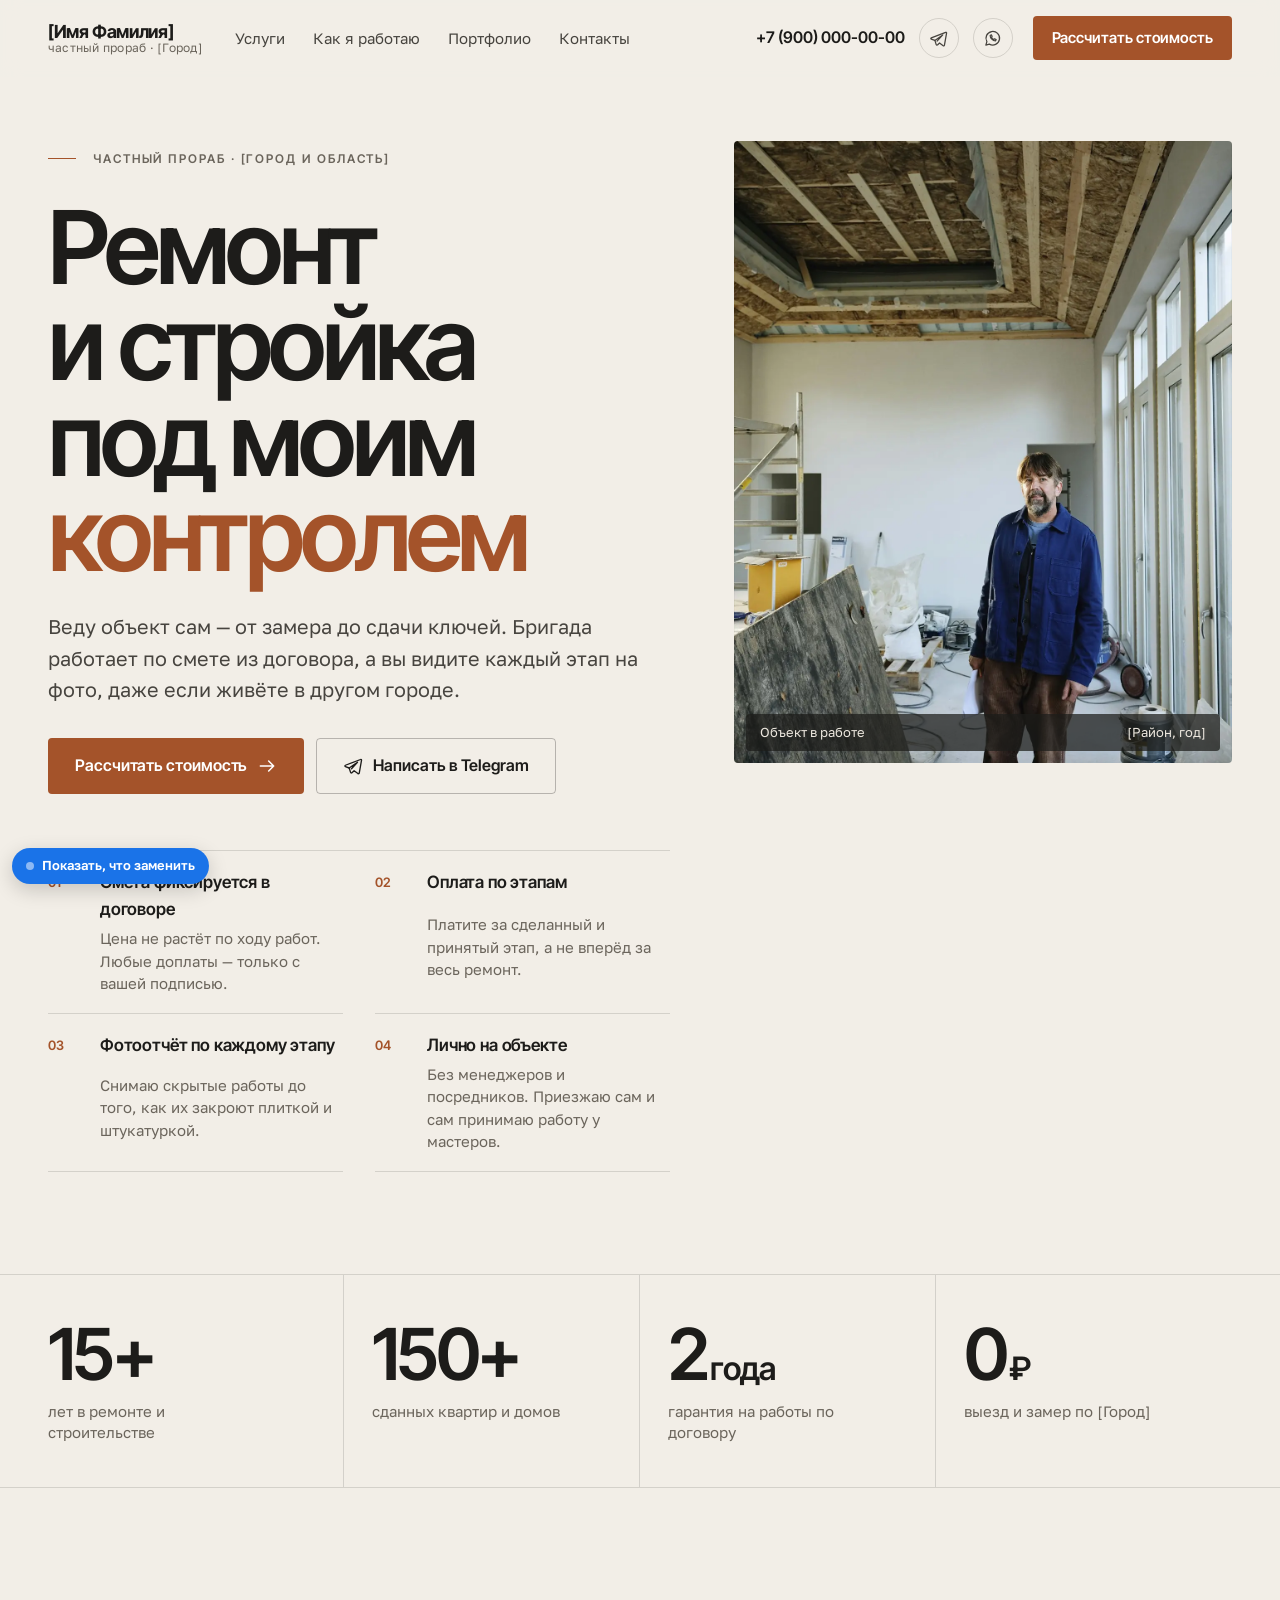
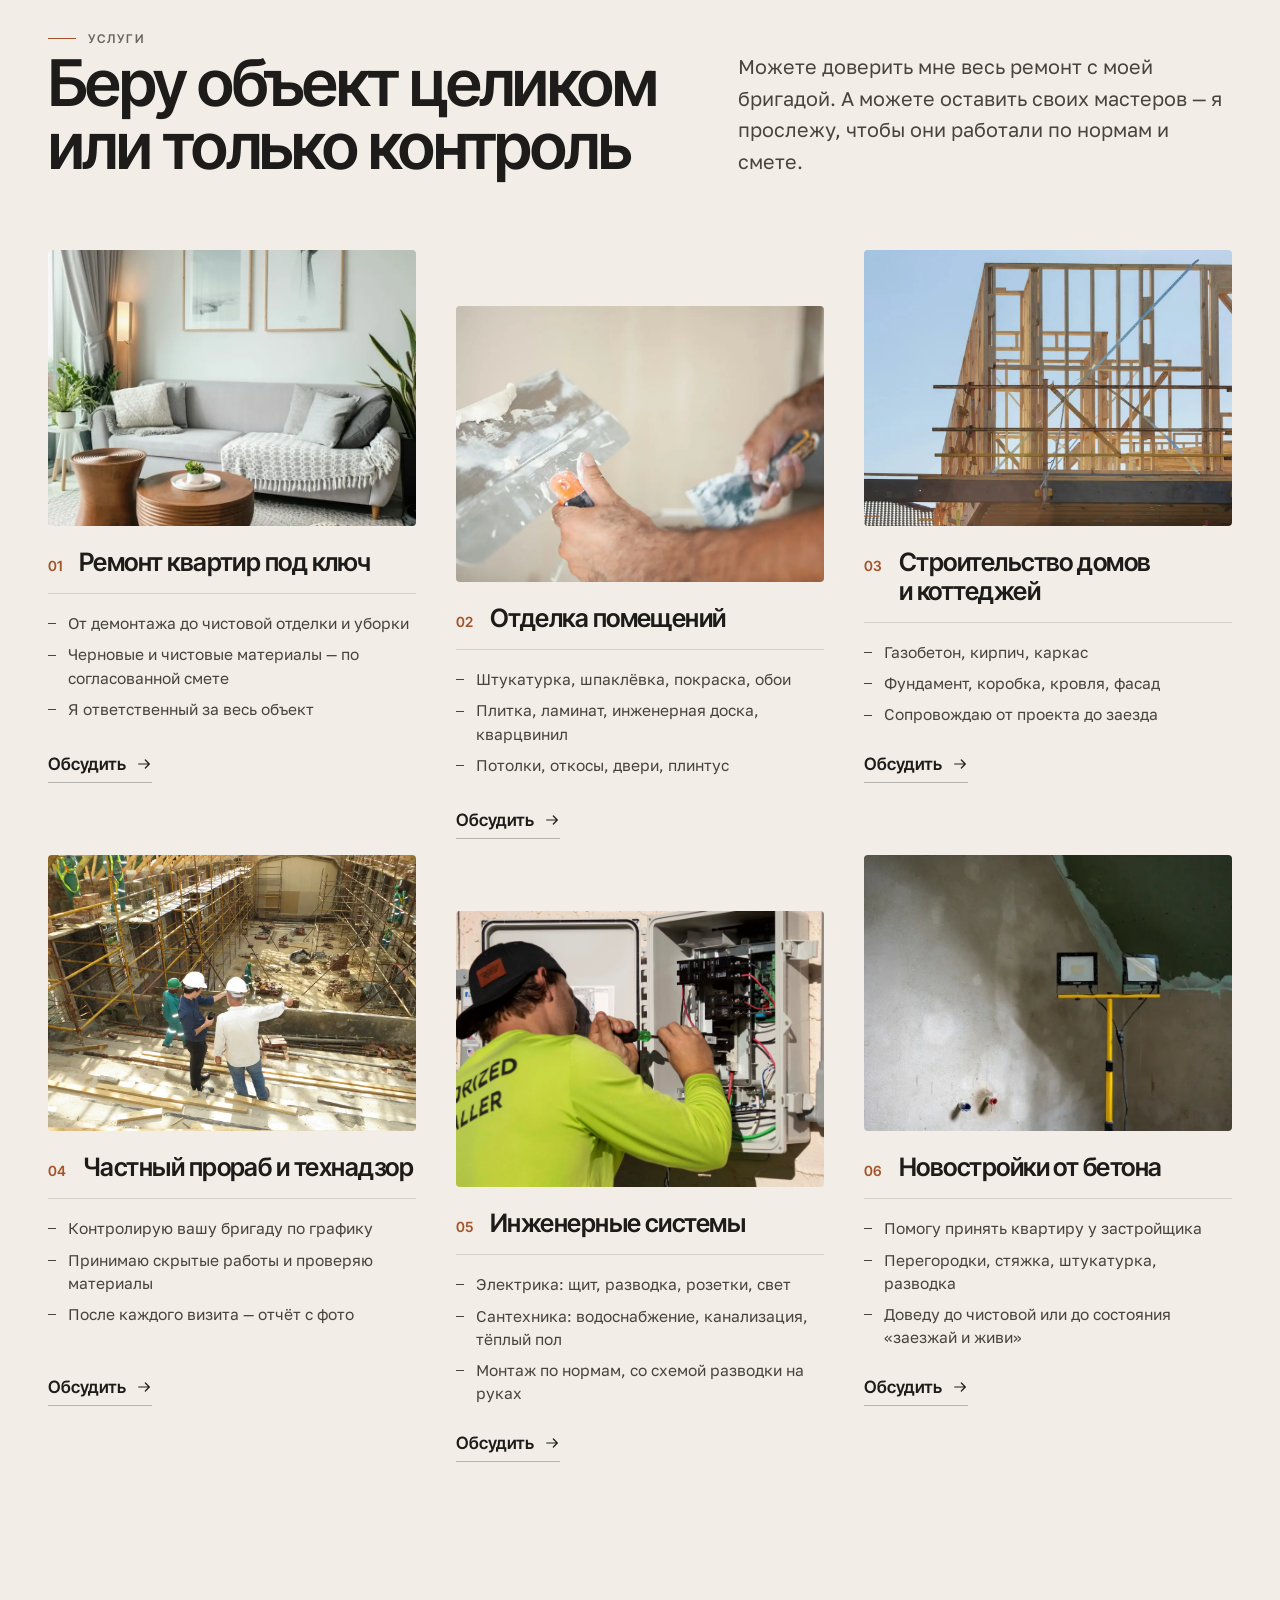
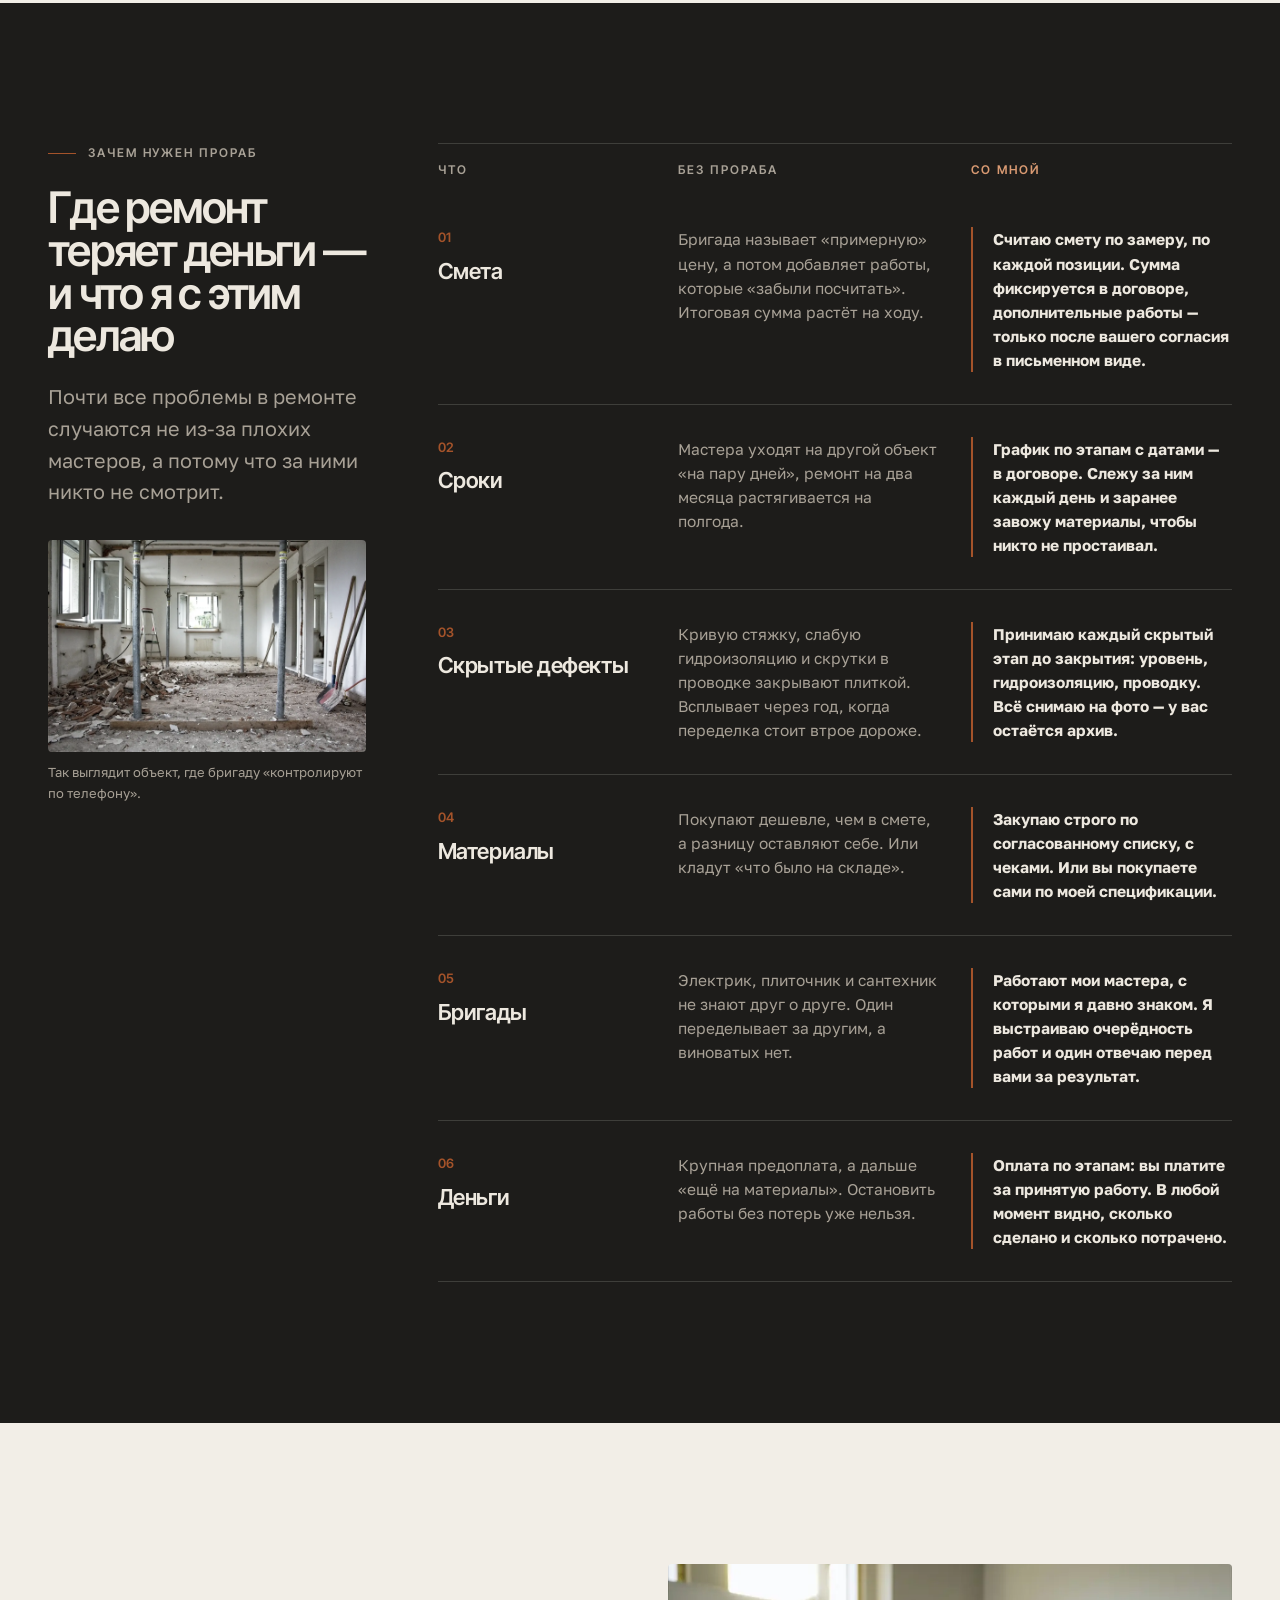
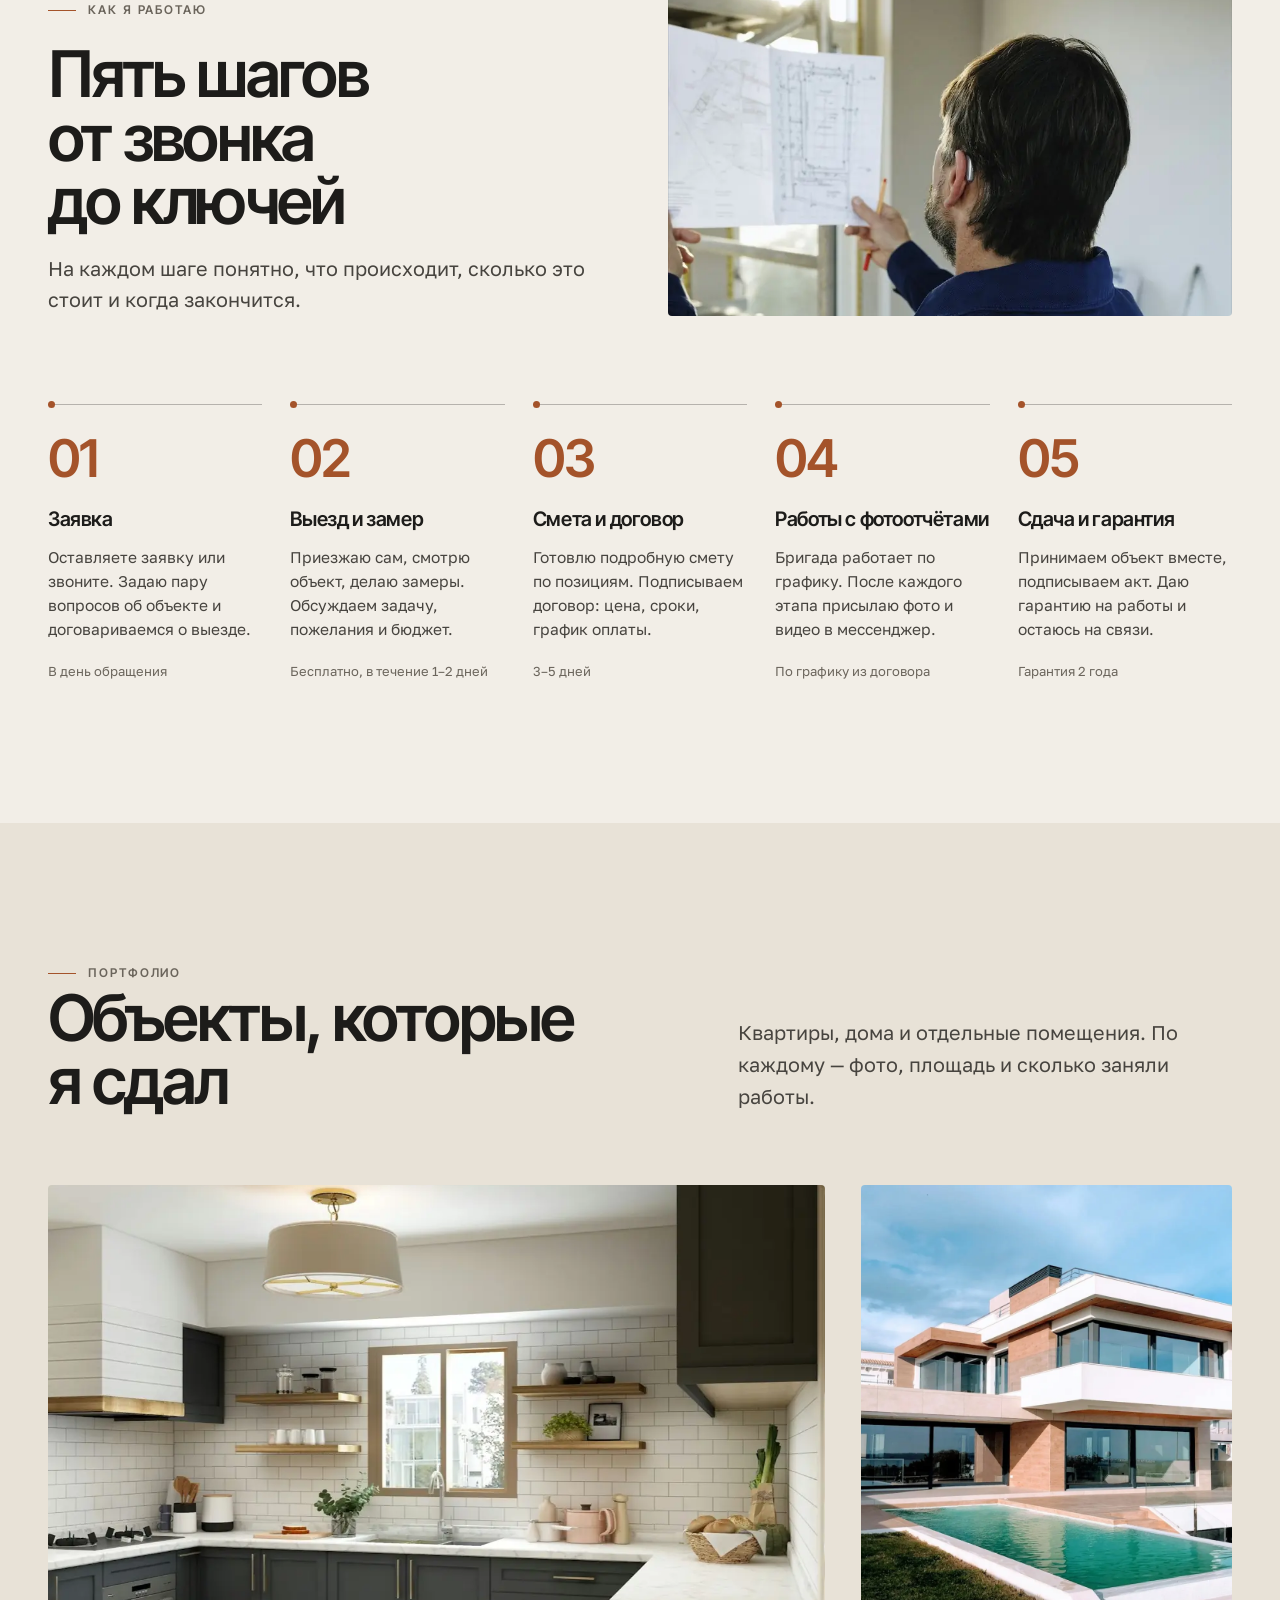
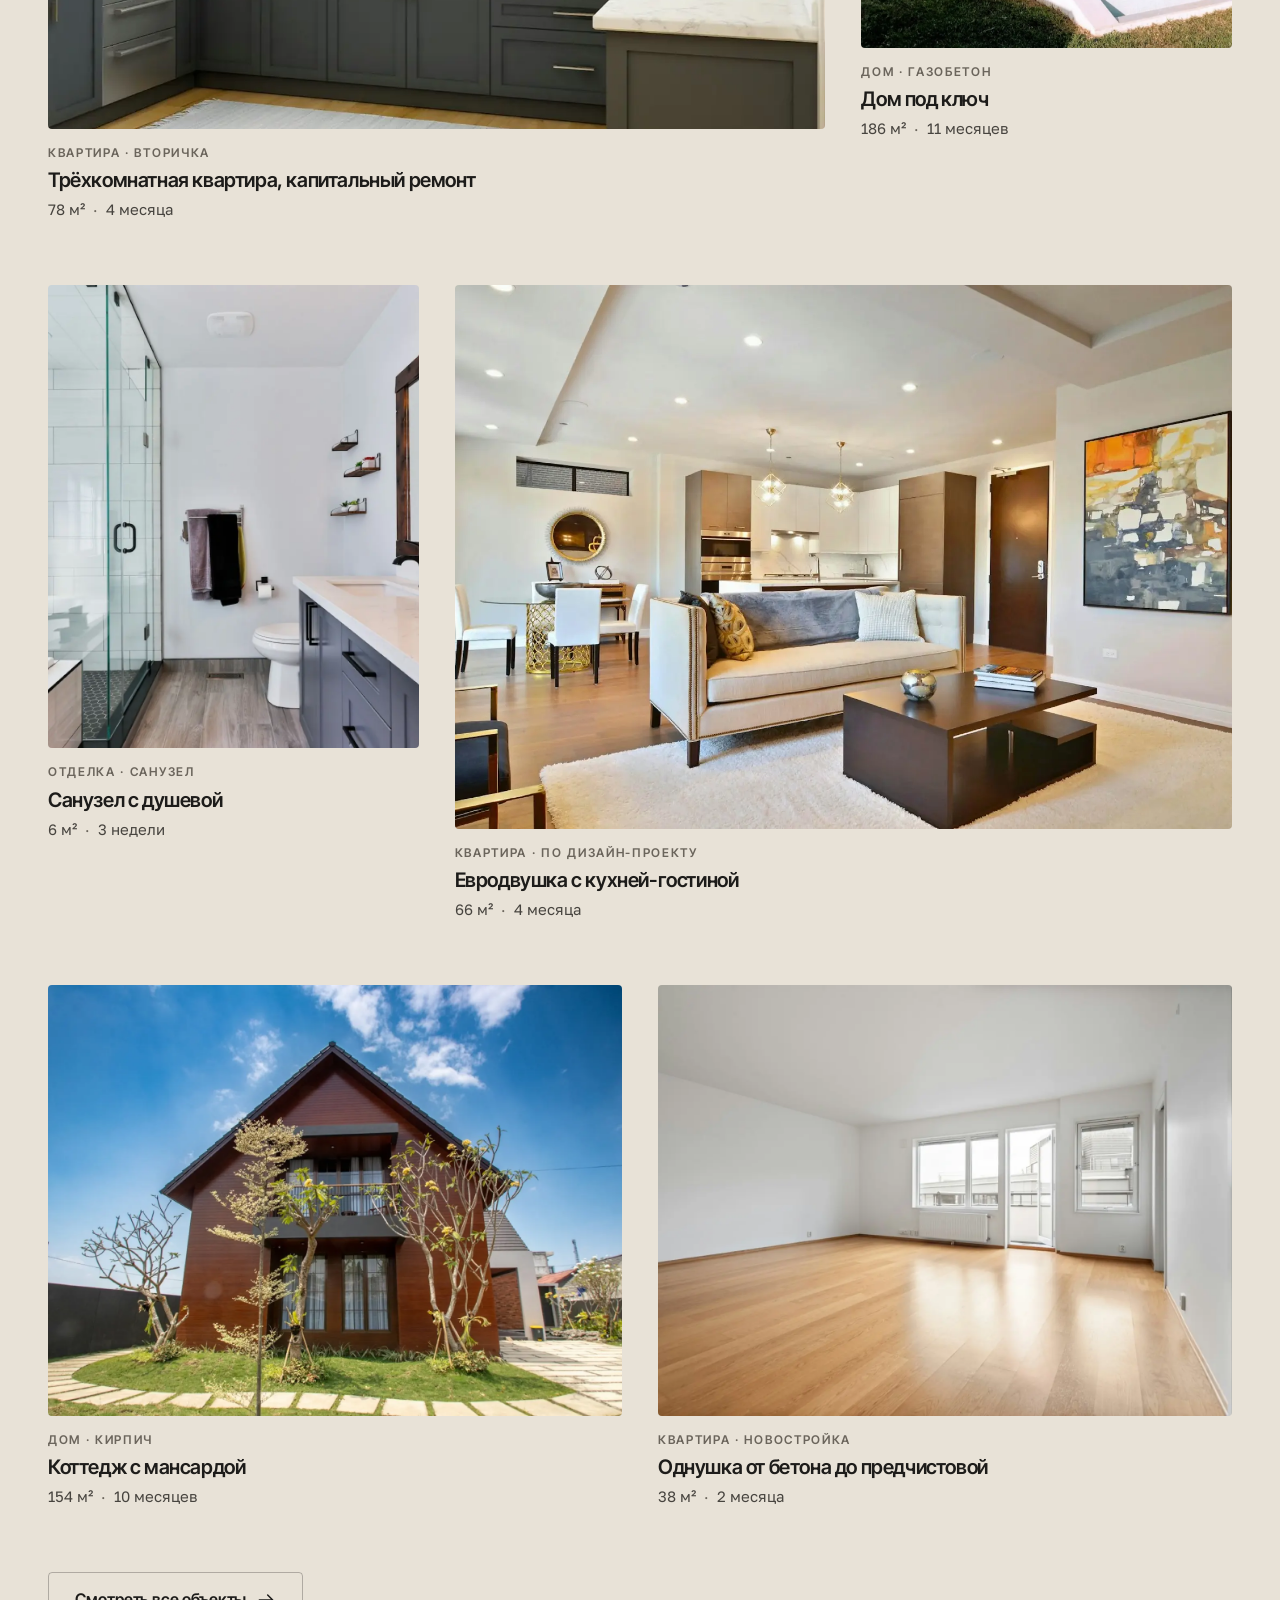
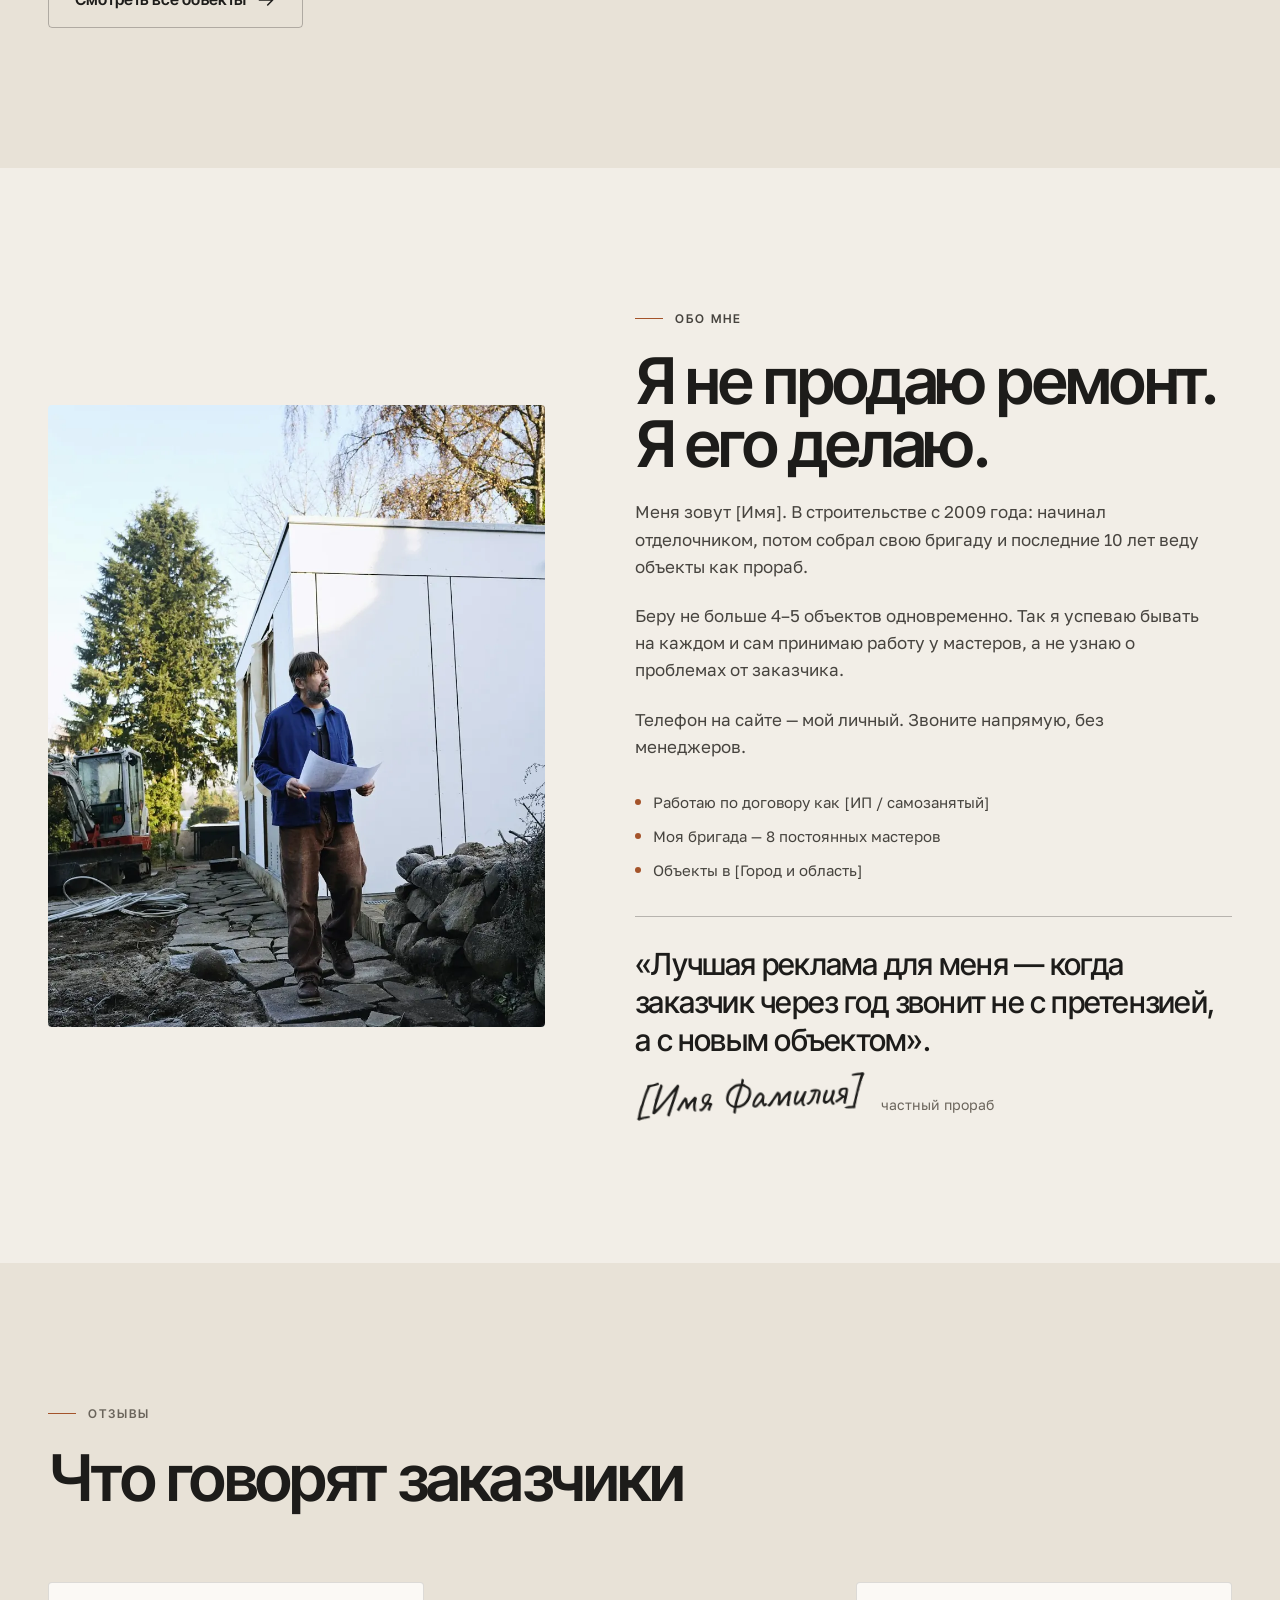
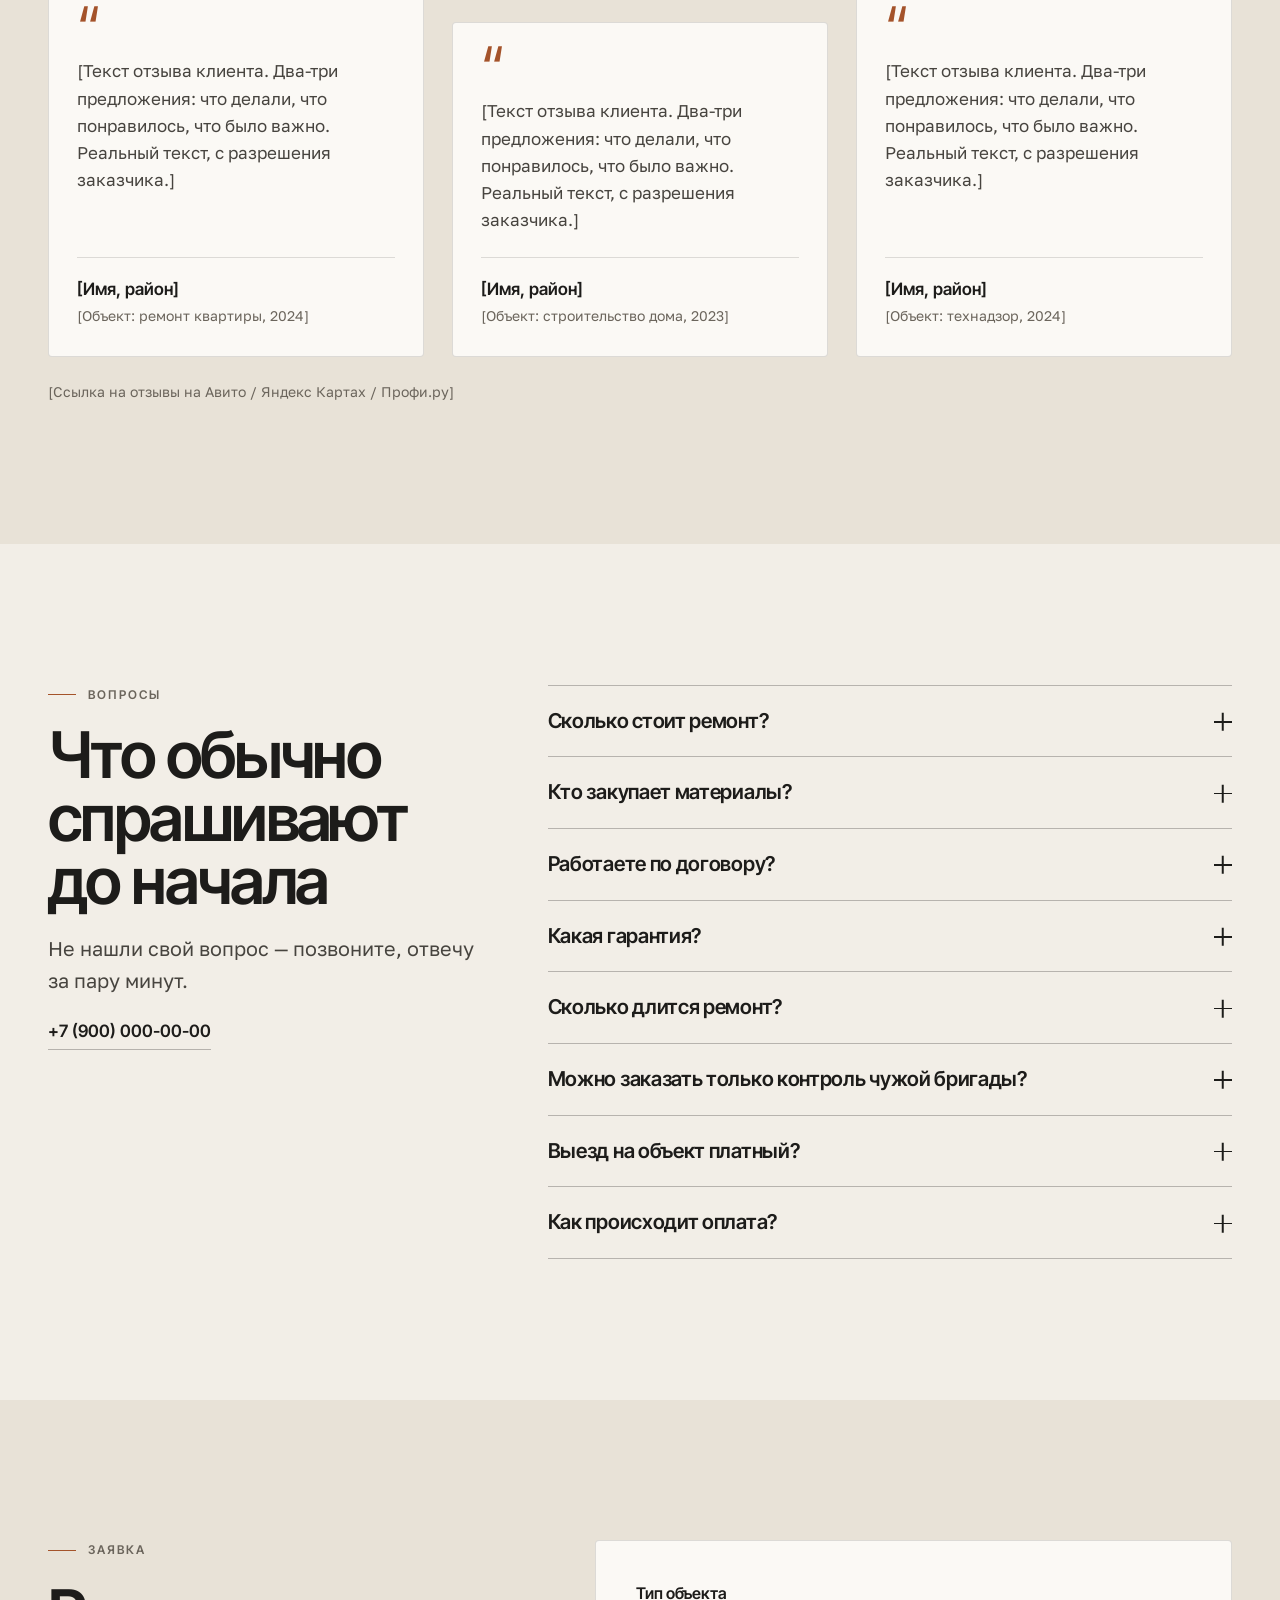
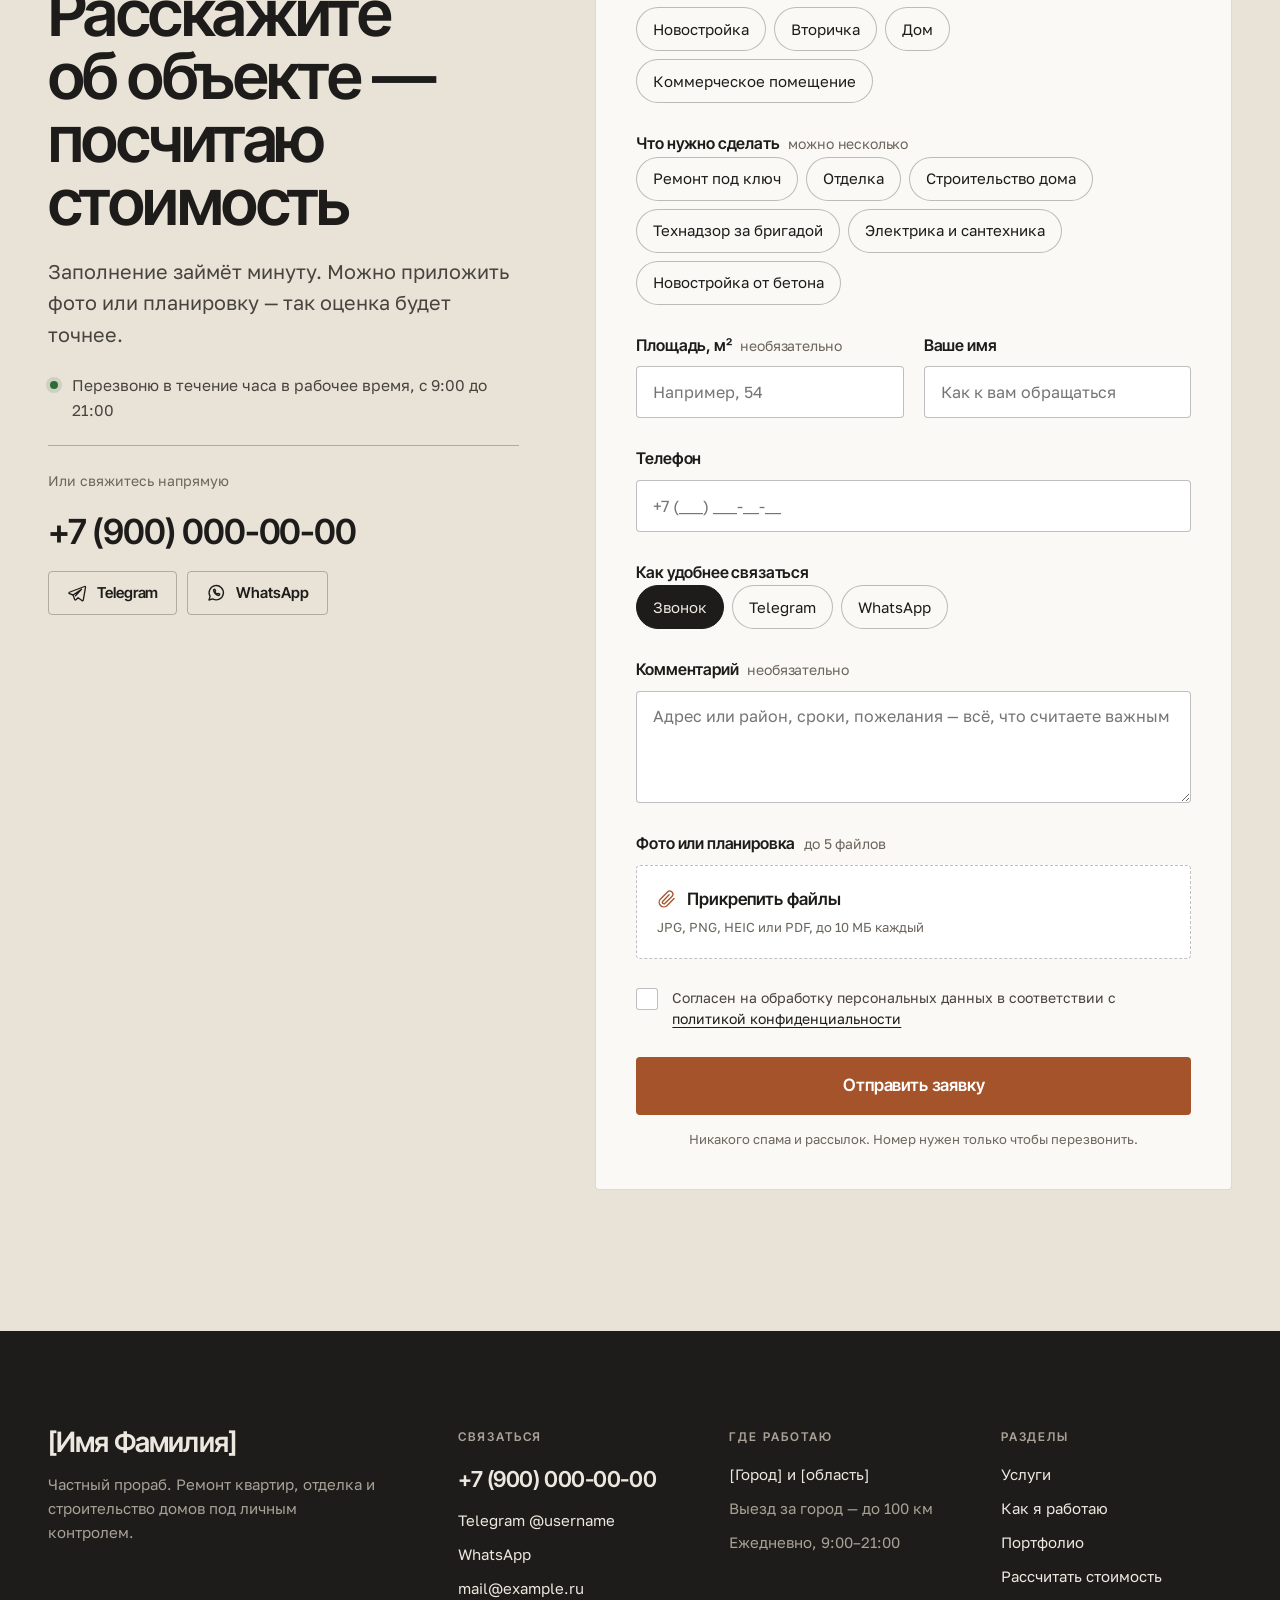
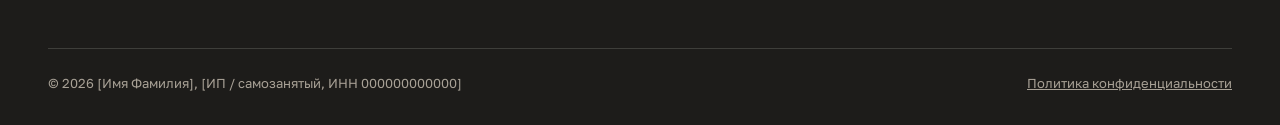
<file: index.html>
<!doctype html>
<html lang="ru">
    <head>
        <meta charset="utf-8" />
        <meta
            name="viewport"
            content="width=device-width, initial-scale=1, viewport-fit=cover"
        />
        <title>
            Частный прораб в [Город] — ремонт квартир и строительство домов под
            ключ
        </title>
        <meta
            name="description"
            content="Ремонт квартир, отделка и строительство домов под личным контролем прораба. Смета фиксируется в договоре, оплата по этапам, фотоотчёты. Бесплатный выезд и замер."
        />
        <link rel="canonical" href="https://example.ru/" />

        <!-- Open Graph: замените example.ru на ваш домен -->
        <meta property="og:type" content="website" />
        <meta property="og:locale" content="ru_RU" />
        <meta
            property="og:title"
            content="Частный прораб — ремонт и стройка под личным контролем"
        />
        <meta
            property="og:description"
            content="Смета в договоре, оплата по этапам, фотоотчёты по каждому этапу. Бесплатный выезд и замер."
        />
        <meta property="og:url" content="https://example.ru/" />
        <meta
            property="og:image"
            content="https://example.ru/assets/img/og-image.jpg"
        />
        <meta property="og:image:width" content="1200" />
        <meta property="og:image:height" content="630" />
        <meta name="twitter:card" content="summary_large_image" />

        <link rel="icon" href="assets/img/favicon.svg" type="image/svg+xml" />
        <meta name="theme-color" content="#f2eee7" />

        <link rel="preconnect" href="https://fonts.googleapis.com" />
        <link rel="preconnect" href="https://fonts.gstatic.com" crossorigin />
        <link
            href="https://fonts.googleapis.com/css2?family=Caveat:wght@500&family=Golos+Text:wght@400;500;600&family=Inter+Tight:wght@500;600;700&display=swap"
            rel="stylesheet"
        />
        <link rel="stylesheet" href="assets/css/style.css" />
        <script>
            document.documentElement.classList.add("js");
        </script>

        <script type="application/ld+json">
            {
                "@context": "https://schema.org",
                "@type": "HomeAndConstructionBusiness",
                "name": "[Имя Фамилия] — частный прораб",
                "description": "Ремонт квартир, отделка, строительство домов и технадзор за бригадой.",
                "url": "https://example.ru/",
                "image": "https://example.ru/assets/img/og-image.jpg",
                "telephone": "+7-900-000-00-00",
                "priceRange": "₽₽",
                "address": {
                    "@type": "PostalAddress",
                    "addressLocality": "[Город]",
                    "addressRegion": "[Область]",
                    "addressCountry": "RU"
                },
                "areaServed": "[Город и область]",
                "openingHours": "Mo-Su 09:00-21:00",
                "sameAs": ["https://t.me/username", "https://wa.me/79000000000"]
            }
        </script>

        <!-- Яндекс.Метрика: вставьте сюда код счётчика из metrika.yandex.ru
  <script type="text/javascript">
    (function(m,e,t,r,i,k,a){ ... })(window, document, "script", "https://mc.yandex.ru/metrika/tag.js", "ym");
    ym(00000000, "init", { clickmap:true, trackLinks:true, accurateTrackBounce:true, webvisor:true });
  </script>
  <noscript><div><img src="https://mc.yandex.ru/watch/00000000" style="position:absolute; left:-9999px;" alt=""></div></noscript>
  -->
    </head>
    <body>
        <!-- Набор иконок: используются через <use href="#i-..."> -->
        <svg width="0" height="0" style="position: absolute" aria-hidden="true">
            <symbol id="i-phone" viewBox="0 0 24 24">
                <path
                    fill="none"
                    stroke="currentColor"
                    stroke-width="1.6"
                    stroke-linecap="round"
                    stroke-linejoin="round"
                    d="M5.2 3.5h3.1l1.8 4.6-2.3 1.5a11.5 11.5 0 0 0 6.6 6.6l1.5-2.3 4.6 1.8v3.1a2 2 0 0 1-2.2 2A16.6 16.6 0 0 1 3.2 5.7a2 2 0 0 1 2-2.2Z"
                />
            </symbol>
            <symbol id="i-tg" viewBox="0 0 24 24">
                <path
                    fill="none"
                    stroke="currentColor"
                    stroke-width="1.6"
                    stroke-linecap="round"
                    stroke-linejoin="round"
                    d="M21 4.2 2.9 11.1c-.8.3-.8 1.4 0 1.7l4.5 1.6 1.7 5.3c.2.7 1.1.9 1.6.4l2.6-2.4 4.6 3.4c.6.4 1.4.1 1.6-.6L22.2 5.3c.2-.8-.5-1.4-1.2-1.1Z"
                />
                <path
                    fill="none"
                    stroke="currentColor"
                    stroke-width="1.6"
                    stroke-linecap="round"
                    stroke-linejoin="round"
                    d="m7.4 14.4 10-6.9-7.2 7.8"
                />
            </symbol>
            <symbol id="i-wa" viewBox="0 0 24 24">
                <path
                    fill="none"
                    stroke="currentColor"
                    stroke-width="1.6"
                    stroke-linecap="round"
                    stroke-linejoin="round"
                    d="M3.6 20.4 4.9 16A8.6 8.6 0 1 1 8 19.1Z"
                />
                <path
                    fill="none"
                    stroke="currentColor"
                    stroke-width="1.5"
                    stroke-linecap="round"
                    stroke-linejoin="round"
                    d="M9 8.3c0 3.3 3.4 6.7 6.7 6.7l.9-1.6-2-1-1 .8a4.6 4.6 0 0 1-2.8-2.8l.8-1-1-2Z"
                />
            </symbol>
            <symbol id="i-arrow" viewBox="0 0 24 24">
                <path
                    fill="none"
                    stroke="currentColor"
                    stroke-width="1.8"
                    stroke-linecap="round"
                    stroke-linejoin="round"
                    d="M4 12h16m-6-6 6 6-6 6"
                />
            </symbol>
            <symbol id="i-check" viewBox="0 0 24 24">
                <path
                    fill="none"
                    stroke="currentColor"
                    stroke-width="2.4"
                    stroke-linecap="round"
                    stroke-linejoin="round"
                    d="m5 12.5 4.5 4.5L19 7.5"
                />
            </symbol>
            <symbol id="i-clip" viewBox="0 0 24 24">
                <path
                    fill="none"
                    stroke="currentColor"
                    stroke-width="1.6"
                    stroke-linecap="round"
                    stroke-linejoin="round"
                    d="m20.5 11.5-8.6 8.6a5.6 5.6 0 0 1-7.9-7.9l8.6-8.6a3.7 3.7 0 0 1 5.3 5.3l-8.6 8.6a1.9 1.9 0 0 1-2.6-2.6l7.9-7.9"
                />
            </symbol>
            <symbol id="i-prev" viewBox="0 0 24 24">
                <path
                    fill="none"
                    stroke="currentColor"
                    stroke-width="1.8"
                    stroke-linecap="round"
                    stroke-linejoin="round"
                    d="m15 18-6-6 6-6"
                />
            </symbol>
            <symbol id="i-next" viewBox="0 0 24 24">
                <path
                    fill="none"
                    stroke="currentColor"
                    stroke-width="1.8"
                    stroke-linecap="round"
                    stroke-linejoin="round"
                    d="m9 18 6-6-6-6"
                />
            </symbol>
            <symbol id="i-pen" viewBox="0 0 24 24">
                <path
                    fill="none"
                    stroke="currentColor"
                    stroke-width="1.6"
                    stroke-linecap="round"
                    stroke-linejoin="round"
                    d="M4 20h4L19 9a2.8 2.8 0 0 0-4-4L4 16v4Zm9.5-13.5 4 4"
                />
            </symbol>
        </svg>

        <a class="skip-link" href="#main">Перейти к содержанию</a>

        <!-- ============ ШАПКА ============ -->
        <header class="header" id="top">
            <div class="container header__inner">
                <a class="logo" href="index.html" aria-label="На главную">
                    <span class="logo__name"
                        ><span class="ph">[Имя Фамилия]</span></span
                    >
                    <span class="logo__role"
                        >частный прораб · <span class="ph">[Город]</span></span
                    >
                </a>

                <nav class="nav" aria-label="Основное меню">
                    <ul class="nav__list">
                        <li><a href="#services">Услуги</a></li>
                        <li><a href="#process">Как я работаю</a></li>
                        <li><a href="#portfolio">Портфолио</a></li>
                        <li><a href="#contacts">Контакты</a></li>
                    </ul>
                </nav>

                <div class="header__contacts">
                    <a class="header__phone" href="tel:+79000000000"
                        ><span class="ph">+7 (900) 000-00-00</span></a
                    >
                    <a
                        class="icon-link"
                        href="https://t.me/username"
                        target="_blank"
                        rel="noopener"
                        aria-label="Написать в Telegram"
                        ><svg class="icon"><use href="#i-tg" /></svg
                    ></a>
                    <a
                        class="icon-link"
                        href="https://wa.me/79000000000"
                        target="_blank"
                        rel="noopener"
                        aria-label="Написать в WhatsApp"
                        ><svg class="icon"><use href="#i-wa" /></svg
                    ></a>
                </div>
                <a class="btn btn--primary btn--sm header__cta" href="#lead"
                    >Рассчитать стоимость</a
                >

                <button
                    class="burger"
                    type="button"
                    aria-label="Открыть меню"
                    aria-expanded="false"
                    aria-controls="mobile-nav"
                >
                    <span></span><span></span>
                </button>
            </div>
        </header>

        <div class="mobile-nav" id="mobile-nav">
            <ul class="mobile-nav__list">
                <li><a href="#services">Услуги</a></li>
                <li><a href="#process">Как я работаю</a></li>
                <li><a href="#portfolio">Портфолио</a></li>
                <li><a href="#contacts">Контакты</a></li>
            </ul>
            <div class="mobile-nav__contacts">
                <a class="mobile-nav__phone" href="tel:+79000000000"
                    ><span class="ph">+7 (900) 000-00-00</span></a
                >
                <div class="mobile-nav__messengers">
                    <a
                        class="btn btn--ghost btn--sm"
                        href="https://t.me/username"
                        target="_blank"
                        rel="noopener"
                        ><svg><use href="#i-tg" /></svg>Telegram</a
                    >
                    <a
                        class="btn btn--ghost btn--sm"
                        href="https://wa.me/79000000000"
                        target="_blank"
                        rel="noopener"
                        ><svg><use href="#i-wa" /></svg>WhatsApp</a
                    >
                </div>
                <a class="btn btn--primary" href="#lead"
                    >Рассчитать стоимость</a
                >
            </div>
        </div>

        <main id="main">
            <!-- ============ ГЛАВНЫЙ ЭКРАН ============ -->
            <section class="hero">
                <div class="container hero__grid">
                    <div class="hero__text">
                        <p class="label">
                            Частный прораб ·
                            <span class="ph">[Город и область]</span>
                        </p>
                        <h1 class="display hero__title">
                            Ремонт<br />
                            и&nbsp;стройка<br />
                            под&nbsp;моим<br />
                            <em>контролем</em>
                        </h1>
                        <p class="lead hero__lead">
                            Веду объект сам — от замера до сдачи ключей. Бригада
                            работает по смете из договора, а вы видите каждый
                            этап на фото, даже если живёте в другом городе.
                        </p>
                        <div class="hero__actions">
                            <a class="btn btn--primary" href="#lead"
                                >Рассчитать стоимость
                                <svg><use href="#i-arrow" /></svg
                            ></a>
                            <a
                                class="btn btn--ghost"
                                href="https://t.me/username"
                                target="_blank"
                                rel="noopener"
                                ><svg><use href="#i-tg" /></svg>Написать в
                                Telegram</a
                            >
                        </div>
                    </div>

                    <figure class="hero__media">
                        <!-- ФОТО ЗАМЕНИТЬ: главный экран, прораб на реальном объекте (лучше всего — вы сами), вертикальное 4:5, от 1200×1500px -->
                        <img
                            class="ph-img"
                            src="assets/img/hero-construction-site.webp"
                            width="1200"
                            height="1600"
                            alt="Прораб на объекте во время ремонта квартиры"
                            fetchpriority="high"
                        />
                        <figcaption class="hero__caption">
                            <span>Объект в работе</span>
                            <span class="ph">[Район, год]</span>
                        </figcaption>
                    </figure>

                    <ul class="hero__promises">
                        <li class="promise">
                            <span class="promise__num">01</span>
                            <span class="promise__title"
                                >Смета фиксируется в договоре</span
                            >
                            <span class="promise__text"
                                >Цена не растёт по ходу работ. Любые доплаты —
                                только с вашей подписью.</span
                            >
                        </li>
                        <li class="promise">
                            <span class="promise__num">02</span>
                            <span class="promise__title">Оплата по этапам</span>
                            <span class="promise__text"
                                >Платите за сделанный и принятый этап, а не
                                вперёд за весь ремонт.</span
                            >
                        </li>
                        <li class="promise">
                            <span class="promise__num">03</span>
                            <span class="promise__title"
                                >Фотоотчёт по каждому этапу</span
                            >
                            <span class="promise__text"
                                >Снимаю скрытые работы до того, как их закроют
                                плиткой и штукатуркой.</span
                            >
                        </li>
                        <li class="promise">
                            <span class="promise__num">04</span>
                            <span class="promise__title">Лично на объекте</span>
                            <span class="promise__text"
                                >Без менеджеров и посредников. Приезжаю сам и
                                сам принимаю работу у мастеров.</span
                            >
                        </li>
                    </ul>
                </div>
            </section>

            <!-- ============ ЦИФРЫ ============ -->
            <section class="stats" aria-label="Коротко в цифрах">
                <div class="container">
                    <ul class="stats__list">
                        <li class="stat" data-reveal>
                            <span class="stat__value"
                                ><span class="ph">15</span>+</span
                            >
                            <span class="stat__label"
                                >лет в ремонте и строительстве</span
                            >
                        </li>
                        <li class="stat" data-reveal>
                            <span class="stat__value"
                                ><span class="ph">150</span>+</span
                            >
                            <span class="stat__label"
                                >сданных квартир и домов</span
                            >
                        </li>
                        <li class="stat" data-reveal>
                            <span class="stat__value"
                                ><span class="ph">2</span
                                ><small
                                    ><span class="ph">года</span></small
                                ></span
                            >
                            <span class="stat__label"
                                >гарантия на работы по договору</span
                            >
                        </li>
                        <li class="stat" data-reveal>
                            <span class="stat__value"
                                ><span class="ph">0</span><small>₽</small></span
                            >
                            <span class="stat__label"
                                >выезд и замер по
                                <span class="ph">[Город]</span></span
                            >
                        </li>
                    </ul>
                </div>
            </section>

            <!-- ============ УСЛУГИ ============ -->
            <section class="section" id="services">
                <div class="container">
                    <div class="section-head section-head--split">
                        <div>
                            <p class="label">Услуги</p>
                            <h2 class="h2">
                                Беру объект целиком<br />
                                или только контроль
                            </h2>
                        </div>
                        <p class="lead">
                            Можете доверить мне весь ремонт с моей бригадой. А
                            можете оставить своих мастеров — я прослежу, чтобы
                            они работали по нормам и смете.
                        </p>
                    </div>

                    <div class="services__grid">
                        <article class="service" data-reveal>
                            <div class="service__media">
                                <!-- ФОТО ЗАМЕНИТЬ: готовая квартира после вашего ремонта, 4:3, от 1200×900px -->
                                <img
                                    class="ph-img"
                                    src="assets/img/service-01-apartment-turnkey.webp"
                                    width="800"
                                    height="1200"
                                    loading="lazy"
                                    alt="Гостиная в квартире после ремонта под ключ"
                                />
                            </div>
                            <div class="service__body">
                                <div class="service__head">
                                    <span class="service__num">01</span>
                                    <h3 class="h3">
                                        Ремонт квартир под&nbsp;ключ
                                    </h3>
                                </div>
                                <ul class="service__list">
                                    <li>
                                        От демонтажа до чистовой отделки и
                                        уборки
                                    </li>
                                    <li>
                                        Черновые и чистовые материалы — по
                                        согласованной смете
                                    </li>
                                    <li>Я ответственный за весь объект</li>
                                </ul>
                                <a
                                    class="link-arrow service__link"
                                    href="#lead"
                                    data-service="Ремонт квартиры под ключ"
                                    >Обсудить <svg><use href="#i-arrow" /></svg
                                ></a>
                            </div>
                        </article>

                        <article class="service" data-reveal>
                            <div class="service__media">
                                <!-- ФОТО ЗАМЕНИТЬ: отделочные работы на вашем объекте (штукатурка, плитка), 4:3, от 1200×900px -->
                                <img
                                    class="ph-img"
                                    src="assets/img/service-02-finishing-plaster.webp"
                                    width="1200"
                                    height="800"
                                    loading="lazy"
                                    alt="Мастер выравнивает стену штукатуркой"
                                />
                            </div>
                            <div class="service__body">
                                <div class="service__head">
                                    <span class="service__num">02</span>
                                    <h3 class="h3">Отделка помещений</h3>
                                </div>
                                <ul class="service__list">
                                    <li>
                                        Штукатурка, шпаклёвка, покраска, обои
                                    </li>
                                    <li>
                                        Плитка, ламинат, инженерная доска,
                                        кварцвинил
                                    </li>
                                    <li>Потолки, откосы, двери, плинтус</li>
                                </ul>
                                <a
                                    class="link-arrow service__link"
                                    href="#lead"
                                    data-service="Отделка помещений"
                                    >Обсудить <svg><use href="#i-arrow" /></svg
                                ></a>
                            </div>
                        </article>

                        <article class="service" data-reveal>
                            <div class="service__media">
                                <!-- ФОТО ЗАМЕНИТЬ: дом на этапе стройки (коробка, кровля), 4:3, от 1200×900px -->
                                <img
                                    class="ph-img"
                                    src="assets/img/service-03-house-construction.webp"
                                    width="1200"
                                    height="800"
                                    loading="lazy"
                                    alt="Каркас дома во время строительства"
                                />
                            </div>
                            <div class="service__body">
                                <div class="service__head">
                                    <span class="service__num">03</span>
                                    <h3 class="h3">
                                        Строительство домов и&nbsp;коттеджей
                                    </h3>
                                </div>
                                <ul class="service__list">
                                    <li>Газобетон, кирпич, каркас</li>
                                    <li>Фундамент, коробка, кровля, фасад</li>
                                    <li>Сопровождаю от проекта до заезда</li>
                                </ul>
                                <a
                                    class="link-arrow service__link"
                                    href="#lead"
                                    data-service="Строительство дома или коттеджа"
                                    >Обсудить <svg><use href="#i-arrow" /></svg
                                ></a>
                            </div>
                        </article>

                        <article class="service" data-reveal>
                            <div class="service__media">
                                <!-- ФОТО ЗАМЕНИТЬ: вы на объекте проверяете работу бригады, 4:3, от 1200×900px -->
                                <img
                                    class="ph-img"
                                    src="assets/img/service-04-site-supervision.webp"
                                    width="1200"
                                    height="900"
                                    loading="lazy"
                                    alt="Прораб проверяет работу бригады на стройке"
                                />
                            </div>
                            <div class="service__body">
                                <div class="service__head">
                                    <span class="service__num">04</span>
                                    <h3 class="h3">
                                        Частный прораб и&nbsp;технадзор
                                    </h3>
                                </div>
                                <ul class="service__list">
                                    <li>Контролирую вашу бригаду по графику</li>
                                    <li>
                                        Принимаю скрытые работы и проверяю
                                        материалы
                                    </li>
                                    <li>После каждого визита — отчёт с фото</li>
                                </ul>
                                <a
                                    class="link-arrow service__link"
                                    href="#lead"
                                    data-service="Технадзор за бригадой"
                                    >Обсудить <svg><use href="#i-arrow" /></svg
                                ></a>
                            </div>
                        </article>

                        <article class="service" data-reveal>
                            <div class="service__media">
                                <!-- ФОТО ЗАМЕНИТЬ: электрика или сантехника на вашем объекте (аккуратный щит, разводка), 4:3, от 1200×900px -->
                                <img
                                    class="ph-img"
                                    src="assets/img/service-05-electrical-wiring.webp"
                                    width="1200"
                                    height="801"
                                    loading="lazy"
                                    alt="Электрик собирает электрический щит"
                                />
                            </div>
                            <div class="service__body">
                                <div class="service__head">
                                    <span class="service__num">05</span>
                                    <h3 class="h3">Инженерные системы</h3>
                                </div>
                                <ul class="service__list">
                                    <li>
                                        Электрика: щит, разводка, розетки, свет
                                    </li>
                                    <li>
                                        Сантехника: водоснабжение, канализация,
                                        тёплый пол
                                    </li>
                                    <li>
                                        Монтаж по нормам, со схемой разводки на
                                        руках
                                    </li>
                                </ul>
                                <a
                                    class="link-arrow service__link"
                                    href="#lead"
                                    data-service="Электрика и сантехника"
                                    >Обсудить <svg><use href="#i-arrow" /></svg
                                ></a>
                            </div>
                        </article>

                        <article class="service" data-reveal>
                            <div class="service__media">
                                <!-- ФОТО ЗАМЕНИТЬ: квартира в новостройке до/во время ремонта (бетон, стяжка), 4:3, от 1200×900px -->
                                <img
                                    class="ph-img"
                                    src="assets/img/service-06-new-build-concrete.webp"
                                    width="800"
                                    height="1200"
                                    loading="lazy"
                                    alt="Квартира в новостройке на этапе черновых работ"
                                />
                            </div>
                            <div class="service__body">
                                <div class="service__head">
                                    <span class="service__num">06</span>
                                    <h3 class="h3">
                                        Новостройки от&nbsp;бетона
                                    </h3>
                                </div>
                                <ul class="service__list">
                                    <li>
                                        Помогу принять квартиру у застройщика
                                    </li>
                                    <li>
                                        Перегородки, стяжка, штукатурка,
                                        разводка
                                    </li>
                                    <li>
                                        Доведу до чистовой или до состояния
                                        «заезжай и живи»
                                    </li>
                                </ul>
                                <a
                                    class="link-arrow service__link"
                                    href="#lead"
                                    data-service="Ремонт новостройки от бетона"
                                    >Обсудить <svg><use href="#i-arrow" /></svg
                                ></a>
                            </div>
                        </article>
                    </div>
                </div>
            </section>

            <!-- ============ БЕЗ ПРОРАБА / СО МНОЙ ============ -->
            <section class="section section--dark" id="why">
                <div class="container compare__layout">
                    <div class="compare__intro">
                        <p class="label">Зачем нужен прораб</p>
                        <h2 class="h2">
                            Где ремонт теряет деньги — и что я с этим делаю
                        </h2>
                        <p class="lead">
                            Почти все проблемы в ремонте случаются не из-за
                            плохих мастеров, а потому что за ними никто не
                            смотрит.
                        </p>
                        <figure class="compare__photo">
                            <!-- ФОТО ЗАМЕНИТЬ: можно оставить «плохой» пример или фото переделки, которую вы исправляли за другими, 3:2, от 1400×930px -->
                            <img
                                class="ph-img"
                                src="assets/img/why-without-foreman-chaos.webp"
                                width="1400"
                                height="933"
                                loading="lazy"
                                alt="Комната с мусором и подпорками посреди брошенного ремонта"
                            />
                            <figcaption>
                                Так выглядит объект, где бригаду «контролируют
                                по телефону».
                            </figcaption>
                        </figure>
                    </div>

                    <div
                        class="compare__table"
                        role="table"
                        aria-label="Сравнение: без прораба и со мной"
                    >
                        <div class="compare__heads" role="row">
                            <span role="columnheader">Что</span>
                            <span role="columnheader">Без прораба</span>
                            <span role="columnheader">Со мной</span>
                        </div>

                        <div class="compare__row" role="row" data-reveal>
                            <div class="compare__topic" role="rowheader">
                                <span>01</span>Смета
                            </div>
                            <p
                                class="compare__cell compare__cell--bad"
                                role="cell"
                            >
                                Бригада называет «примерную» цену, а потом
                                добавляет работы, которые «забыли посчитать».
                                Итоговая сумма растёт на ходу.
                            </p>
                            <p
                                class="compare__cell compare__cell--good"
                                role="cell"
                            >
                                Считаю смету по замеру, по каждой позиции. Сумма
                                фиксируется в договоре, дополнительные работы —
                                только после вашего согласия в письменном виде.
                            </p>
                        </div>

                        <div class="compare__row" role="row" data-reveal>
                            <div class="compare__topic" role="rowheader">
                                <span>02</span>Сроки
                            </div>
                            <p
                                class="compare__cell compare__cell--bad"
                                role="cell"
                            >
                                Мастера уходят на другой объект «на пару дней»,
                                ремонт на два месяца растягивается на полгода.
                            </p>
                            <p
                                class="compare__cell compare__cell--good"
                                role="cell"
                            >
                                График по этапам с датами — в договоре. Слежу за
                                ним каждый день и заранее завожу материалы,
                                чтобы никто не простаивал.
                            </p>
                        </div>

                        <div class="compare__row" role="row" data-reveal>
                            <div class="compare__topic" role="rowheader">
                                <span>03</span>Скрытые дефекты
                            </div>
                            <p
                                class="compare__cell compare__cell--bad"
                                role="cell"
                            >
                                Кривую стяжку, слабую гидроизоляцию и скрутки в
                                проводке закрывают плиткой. Всплывает через год,
                                когда переделка стоит втрое дороже.
                            </p>
                            <p
                                class="compare__cell compare__cell--good"
                                role="cell"
                            >
                                Принимаю каждый скрытый этап до закрытия:
                                уровень, гидроизоляцию, проводку. Всё снимаю на
                                фото — у вас остаётся архив.
                            </p>
                        </div>

                        <div class="compare__row" role="row" data-reveal>
                            <div class="compare__topic" role="rowheader">
                                <span>04</span>Материалы
                            </div>
                            <p
                                class="compare__cell compare__cell--bad"
                                role="cell"
                            >
                                Покупают дешевле, чем в смете, а разницу
                                оставляют себе. Или кладут «что было на складе».
                            </p>
                            <p
                                class="compare__cell compare__cell--good"
                                role="cell"
                            >
                                Закупаю строго по согласованному списку, с
                                чеками. Или вы покупаете сами по моей
                                спецификации.
                            </p>
                        </div>

                        <div class="compare__row" role="row" data-reveal>
                            <div class="compare__topic" role="rowheader">
                                <span>05</span>Бригады
                            </div>
                            <p
                                class="compare__cell compare__cell--bad"
                                role="cell"
                            >
                                Электрик, плиточник и сантехник не знают друг о
                                друге. Один переделывает за другим, а виноватых
                                нет.
                            </p>
                            <p
                                class="compare__cell compare__cell--good"
                                role="cell"
                            >
                                Работают мои мастера, с которыми я давно знаком.
                                Я выстраиваю очерёдность работ и один отвечаю
                                перед вами за результат.
                            </p>
                        </div>

                        <div class="compare__row" role="row" data-reveal>
                            <div class="compare__topic" role="rowheader">
                                <span>06</span>Деньги
                            </div>
                            <p
                                class="compare__cell compare__cell--bad"
                                role="cell"
                            >
                                Крупная предоплата, а дальше «ещё на материалы».
                                Остановить работы без потерь уже нельзя.
                            </p>
                            <p
                                class="compare__cell compare__cell--good"
                                role="cell"
                            >
                                Оплата по этапам: вы платите за принятую работу.
                                В любой момент видно, сколько сделано и сколько
                                потрачено.
                            </p>
                        </div>
                    </div>
                </div>
            </section>

            <!-- ============ КАК Я РАБОТАЮ ============ -->
            <section class="section" id="process">
                <div class="container">
                    <div class="process__top">
                        <div class="section-head" style="margin-bottom: 0">
                            <p class="label">Как я работаю</p>
                            <h2 class="h2">
                                Пять шагов<br />
                                от звонка до&nbsp;ключей
                            </h2>
                            <p class="lead">
                                На каждом шаге понятно, что происходит, сколько
                                это стоит и когда закончится.
                            </p>
                        </div>
                        <figure class="process__photo">
                            <!-- ФОТО ЗАМЕНИТЬ: вы с чертежами или сметой на объекте, горизонтальное 16:10, от 1400×875px -->
                            <img
                                class="ph-img"
                                src="assets/img/process-site-inspection.webp"
                                width="900"
                                height="1200"
                                loading="lazy"
                                alt="Прораб сверяет чертёж на объекте"
                            />
                        </figure>
                    </div>

                    <ol class="steps">
                        <li class="step" data-reveal>
                            <span class="step__num">01</span>
                            <h3 class="step__title">Заявка</h3>
                            <p class="step__text">
                                Оставляете заявку или звоните. Задаю пару
                                вопросов об объекте и договариваемся о выезде.
                            </p>
                            <p class="step__time">В день обращения</p>
                        </li>
                        <li class="step" data-reveal>
                            <span class="step__num">02</span>
                            <h3 class="step__title">Выезд и замер</h3>
                            <p class="step__text">
                                Приезжаю сам, смотрю объект, делаю замеры.
                                Обсуждаем задачу, пожелания и бюджет.
                            </p>
                            <p class="step__time">
                                <span class="ph">Бесплатно</span>, в течение
                                <span class="ph">1–2 дней</span>
                            </p>
                        </li>
                        <li class="step" data-reveal>
                            <span class="step__num">03</span>
                            <h3 class="step__title">Смета и договор</h3>
                            <p class="step__text">
                                Готовлю подробную смету по позициям. Подписываем
                                договор: цена, сроки, график оплаты.
                            </p>
                            <p class="step__time">
                                <span class="ph">3–5 дней</span>
                            </p>
                        </li>
                        <li class="step" data-reveal>
                            <span class="step__num">04</span>
                            <h3 class="step__title">
                                Работы с&nbsp;фотоотчётами
                            </h3>
                            <p class="step__text">
                                Бригада работает по графику. После каждого этапа
                                присылаю фото и видео в мессенджер.
                            </p>
                            <p class="step__time">По графику из договора</p>
                        </li>
                        <li class="step" data-reveal>
                            <span class="step__num">05</span>
                            <h3 class="step__title">Сдача и гарантия</h3>
                            <p class="step__text">
                                Принимаем объект вместе, подписываем акт. Даю
                                гарантию на работы и остаюсь на связи.
                            </p>
                            <p class="step__time">
                                Гарантия <span class="ph">2 года</span>
                            </p>
                        </li>
                    </ol>
                </div>
            </section>

            <!-- ============ ПОРТФОЛИО (ПРЕВЬЮ) ============ -->
            <section class="section section--alt" id="portfolio">
                <div class="container">
                    <div class="section-head section-head--split">
                        <div>
                            <p class="label">Портфолио</p>
                            <h2 class="h2">
                                Объекты, которые<br />
                                я сдал
                            </h2>
                        </div>
                        <p class="lead">
                            Квартиры, дома и отдельные помещения. По каждому —
                            фото, площадь и сколько заняли работы.
                        </p>
                    </div>

                    <div class="projects projects--preview">
                        <a
                            class="project-card"
                            href="portfolio.html#p01"
                            data-reveal
                        >
                            <div class="project-card__media">
                                <!-- ФОТО ЗАМЕНИТЬ: фото вашего объекта «после», горизонтальное, от 1600×1100px -->
                                <img
                                    class="ph-img"
                                    src="assets/img/portfolio-01-kitchen-after.webp"
                                    width="1199"
                                    height="1600"
                                    loading="lazy"
                                    alt="Кухня в трёхкомнатной квартире после капитального ремонта"
                                />
                            </div>
                            <div class="project-card__meta">
                                <span class="project-card__type"
                                    >Квартира · вторичка</span
                                >
                                <h3 class="project-card__title">
                                    Трёхкомнатная квартира, капитальный ремонт
                                </h3>
                                <span class="project-card__facts"
                                    ><span><span class="ph">78</span> м²</span
                                    ><span
                                        ><span class="ph">4 месяца</span></span
                                    ></span
                                >
                            </div>
                        </a>

                        <a
                            class="project-card"
                            href="portfolio.html#p05"
                            data-reveal
                        >
                            <div class="project-card__media">
                                <!-- ФОТО ЗАМЕНИТЬ: построенный вами дом, вертикальное 4:5, от 1200×1500px -->
                                <img
                                    class="ph-img"
                                    src="assets/img/portfolio-05-house-exterior.webp"
                                    width="1600"
                                    height="1200"
                                    loading="lazy"
                                    alt="Двухэтажный дом из газобетона после завершения строительства"
                                />
                            </div>
                            <div class="project-card__meta">
                                <span class="project-card__type"
                                    >Дом · газобетон</span
                                >
                                <h3 class="project-card__title">
                                    Дом под ключ
                                </h3>
                                <span class="project-card__facts"
                                    ><span><span class="ph">186</span> м²</span
                                    ><span
                                        ><span class="ph"
                                            >11 месяцев</span
                                        ></span
                                    ></span
                                >
                            </div>
                        </a>

                        <a
                            class="project-card"
                            href="portfolio.html#p02"
                            data-reveal
                        >
                            <div class="project-card__media">
                                <!-- ФОТО ЗАМЕНИТЬ: санузел после ремонта, вертикальное 4:5, от 1200×1500px -->
                                <img
                                    class="ph-img"
                                    src="assets/img/portfolio-02-bathroom-after.webp"
                                    width="1600"
                                    height="1066"
                                    loading="lazy"
                                    alt="Санузел с душевой после ремонта"
                                />
                            </div>
                            <div class="project-card__meta">
                                <span class="project-card__type"
                                    >Отделка · санузел</span
                                >
                                <h3 class="project-card__title">
                                    Санузел с душевой
                                </h3>
                                <span class="project-card__facts"
                                    ><span><span class="ph">6</span> м²</span
                                    ><span
                                        ><span class="ph">3 недели</span></span
                                    ></span
                                >
                            </div>
                        </a>

                        <a
                            class="project-card"
                            href="portfolio.html#p12"
                            data-reveal
                        >
                            <div class="project-card__media">
                                <!-- ФОТО ЗАМЕНИТЬ: фото вашего объекта «после», горизонтальное, от 1600×1100px -->
                                <img
                                    class="ph-img"
                                    src="assets/img/portfolio-12-open-plan-after.webp"
                                    width="1600"
                                    height="1010"
                                    loading="lazy"
                                    alt="Кухня-гостиная в евродвушке после ремонта"
                                />
                            </div>
                            <div class="project-card__meta">
                                <span class="project-card__type"
                                    >Квартира · по дизайн-проекту</span
                                >
                                <h3 class="project-card__title">
                                    Евродвушка с кухней-гостиной
                                </h3>
                                <span class="project-card__facts"
                                    ><span><span class="ph">66</span> м²</span
                                    ><span
                                        ><span class="ph">4 месяца</span></span
                                    ></span
                                >
                            </div>
                        </a>

                        <a
                            class="project-card"
                            href="portfolio.html#p06"
                            data-reveal
                        >
                            <div class="project-card__media">
                                <!-- ФОТО ЗАМЕНИТЬ: дом или коттедж, горизонтальное, от 1600×1200px -->
                                <img
                                    class="ph-img"
                                    src="assets/img/portfolio-06-cottage-exterior.webp"
                                    width="1600"
                                    height="1066"
                                    loading="lazy"
                                    alt="Коттедж с мансардой после строительства"
                                />
                            </div>
                            <div class="project-card__meta">
                                <span class="project-card__type"
                                    >Дом · кирпич</span
                                >
                                <h3 class="project-card__title">
                                    Коттедж с мансардой
                                </h3>
                                <span class="project-card__facts"
                                    ><span><span class="ph">154</span> м²</span
                                    ><span
                                        ><span class="ph"
                                            >10 месяцев</span
                                        ></span
                                    ></span
                                >
                            </div>
                        </a>

                        <a
                            class="project-card"
                            href="portfolio.html#p10"
                            data-reveal
                        >
                            <div class="project-card__media">
                                <!-- ФОТО ЗАМЕНИТЬ: новостройка после ремонта, горизонтальное, от 1600×1200px -->
                                <img
                                    class="ph-img"
                                    src="assets/img/portfolio-10-new-build-after.webp"
                                    width="1600"
                                    height="1066"
                                    loading="lazy"
                                    alt="Светлая комната в новостройке после предчистовой отделки"
                                />
                            </div>
                            <div class="project-card__meta">
                                <span class="project-card__type"
                                    >Квартира · новостройка</span
                                >
                                <h3 class="project-card__title">
                                    Однушка от бетона до предчистовой
                                </h3>
                                <span class="project-card__facts"
                                    ><span><span class="ph">38</span> м²</span
                                    ><span
                                        ><span class="ph">2 месяца</span></span
                                    ></span
                                >
                            </div>
                        </a>
                    </div>

                    <div class="portfolio-preview__more">
                        <a class="btn btn--ghost" href="portfolio.html"
                            >Смотреть все объекты
                            <svg><use href="#i-arrow" /></svg
                        ></a>
                    </div>
                </div>
            </section>

            <!-- ============ ОБО МНЕ ============ -->
            <section class="section" id="about">
                <div class="container about__grid">
                    <figure class="about__photo" data-reveal>
                        <!-- ФОТО ЗАМЕНИТЬ: ваш портрет на объекте, вертикальное 4:5, от 1000×1250px. Лицо в кадре, естественный свет, рабочая одежда -->
                        <img
                            class="ph-img"
                            src="assets/img/about-portrait-placeholder.webp"
                            width="900"
                            height="1200"
                            loading="lazy"
                            alt="[Имя Фамилия], частный прораб, на строительном объекте"
                        />
                    </figure>
                    <div class="about__text">
                        <p class="label">Обо мне</p>
                        <h2 class="h2">
                            Я не продаю ремонт.<br />
                            Я его делаю.
                        </h2>
                        <p>
                            Меня зовут <span class="ph">[Имя]</span>. В
                            строительстве с <span class="ph">2009</span> года:
                            начинал <span class="ph">отделочником</span>, потом
                            собрал свою бригаду и последние
                            <span class="ph">10</span> лет веду объекты как
                            прораб.
                        </p>
                        <p>
                            Беру не больше <span class="ph">4–5</span> объектов
                            одновременно. Так я успеваю бывать на каждом и сам
                            принимаю работу у мастеров, а не узнаю о проблемах
                            от заказчика.
                        </p>
                        <p>
                            Телефон на сайте — мой личный. Звоните напрямую, без
                            менеджеров.
                        </p>
                        <ul class="about__facts">
                            <li>
                                Работаю по договору как
                                <span class="ph">[ИП / самозанятый]</span>
                            </li>
                            <li>
                                Моя бригада —
                                <span class="ph">8</span> постоянных мастеров
                            </li>
                            <li>
                                Объекты в
                                <span class="ph">[Город и область]</span>
                            </li>
                        </ul>
                        <blockquote class="about__quote">
                            «Лучшая реклама для меня — когда заказчик через год
                            звонит не с претензией, а с новым объектом».
                        </blockquote>
                        <div class="about__sign">
                            <span class="about__signature"
                                ><span class="ph">[Имя Фамилия]</span></span
                            >
                            <span class="about__role">частный прораб</span>
                        </div>
                    </div>
                </div>
            </section>

            <!-- ============ ОТЗЫВЫ ============ -->
            <!-- Сюда — реальные отзывы заказчиков. Не выдумывайте: лучше 2 настоящих, чем 3 сочинённых.
         Хорошо работает ссылка на оригинал (Авито, Яндекс Карты, Профи.ру) или скриншот переписки. -->
            <section class="section section--alt" id="reviews">
                <div class="container">
                    <div class="section-head">
                        <p class="label">Отзывы</p>
                        <h2 class="h2">Что говорят заказчики</h2>
                    </div>
                    <div class="reviews__grid">
                        <article class="review" data-reveal>
                            <div class="review__mark" aria-hidden="true">“</div>
                            <p class="review__text">
                                <span class="ph"
                                    >[Текст отзыва клиента. Два-три предложения:
                                    что делали, что понравилось, что было важно.
                                    Реальный текст, с разрешения
                                    заказчика.]</span
                                >
                            </p>
                            <div class="review__author">
                                <span class="review__name"
                                    ><span class="ph">[Имя, район]</span></span
                                >
                                <span class="review__object"
                                    ><span class="ph"
                                        >[Объект: ремонт квартиры, 2024]</span
                                    ></span
                                >
                            </div>
                        </article>
                        <article class="review" data-reveal>
                            <div class="review__mark" aria-hidden="true">“</div>
                            <p class="review__text">
                                <span class="ph"
                                    >[Текст отзыва клиента. Два-три предложения:
                                    что делали, что понравилось, что было важно.
                                    Реальный текст, с разрешения
                                    заказчика.]</span
                                >
                            </p>
                            <div class="review__author">
                                <span class="review__name"
                                    ><span class="ph">[Имя, район]</span></span
                                >
                                <span class="review__object"
                                    ><span class="ph"
                                        >[Объект: строительство дома,
                                        2023]</span
                                    ></span
                                >
                            </div>
                        </article>
                        <article class="review" data-reveal>
                            <div class="review__mark" aria-hidden="true">“</div>
                            <p class="review__text">
                                <span class="ph"
                                    >[Текст отзыва клиента. Два-три предложения:
                                    что делали, что понравилось, что было важно.
                                    Реальный текст, с разрешения
                                    заказчика.]</span
                                >
                            </p>
                            <div class="review__author">
                                <span class="review__name"
                                    ><span class="ph">[Имя, район]</span></span
                                >
                                <span class="review__object"
                                    ><span class="ph"
                                        >[Объект: технадзор, 2024]</span
                                    ></span
                                >
                            </div>
                        </article>
                    </div>
                    <p class="reviews__note">
                        <span class="ph"
                            >[Ссылка на отзывы на Авито / Яндекс Картах /
                            Профи.ру]</span
                        >
                    </p>
                </div>
            </section>

            <!-- ============ ВОПРОСЫ ============ -->
            <section class="section" id="faq">
                <div class="container faq__layout">
                    <div class="faq__intro">
                        <p class="label">Вопросы</p>
                        <h2 class="h2">Что обычно спрашивают до&nbsp;начала</h2>
                        <p class="lead">
                            Не нашли свой вопрос — позвоните, отвечу за пару
                            минут.
                        </p>
                        <div>
                            <a class="link-arrow" href="tel:+79000000000"
                                ><span class="ph">+7 (900) 000-00-00</span></a
                            >
                        </div>
                    </div>
                    <div class="faq__list">
                        <details class="faq__item">
                            <summary>
                                Сколько стоит ремонт?<span
                                    class="faq__icon"
                                    aria-hidden="true"
                                ></span>
                            </summary>
                            <div class="faq__answer">
                                <p>
                                    Зависит от площади, состояния объекта и
                                    уровня отделки. Ориентир по работам:
                                    косметический ремонт — от
                                    <span class="ph">4 000 ₽/м²</span>,
                                    капитальный — от
                                    <span class="ph">9 000 ₽/м²</span>.
                                </p>
                                <p>
                                    Точную цену называю после замера. Она
                                    фиксируется в договоре и не меняется без
                                    вашего согласия.
                                </p>
                            </div>
                        </details>
                        <details class="faq__item">
                            <summary>
                                Кто закупает материалы?<span
                                    class="faq__icon"
                                    aria-hidden="true"
                                ></span>
                            </summary>
                            <div class="faq__answer">
                                <p>
                                    Как вам удобнее. Могу закупать сам по смете
                                    и отдавать все чеки — у меня есть
                                    проверенные поставщики и скидки. Или вы
                                    покупаете сами по моему списку.
                                </p>
                                <p>
                                    Обычно черновые материалы беру на себя, а
                                    чистовые — плитку, сантехнику, полы —
                                    выбираем вместе.
                                </p>
                            </div>
                        </details>
                        <details class="faq__item">
                            <summary>
                                Работаете по договору?<span
                                    class="faq__icon"
                                    aria-hidden="true"
                                ></span>
                            </summary>
                            <div class="faq__answer">
                                <p>
                                    Да, всегда. В договоре — смета, сроки по
                                    этапам, порядок оплаты и гарантия. Без
                                    договора работы не начинаю.
                                </p>
                            </div>
                        </details>
                        <details class="faq__item">
                            <summary>
                                Какая гарантия?<span
                                    class="faq__icon"
                                    aria-hidden="true"
                                ></span>
                            </summary>
                            <div class="faq__answer">
                                <p>
                                    <span class="ph">2 года</span> на все работы
                                    по договору. Если что-то проявилось —
                                    приезжаю и устраняю за свой счёт.
                                </p>
                            </div>
                        </details>
                        <details class="faq__item">
                            <summary>
                                Сколько длится ремонт?<span
                                    class="faq__icon"
                                    aria-hidden="true"
                                ></span>
                            </summary>
                            <div class="faq__answer">
                                <p>
                                    Квартира
                                    <span class="ph">50–60 м²</span> под ключ —
                                    в среднем
                                    <span class="ph">3–4 месяца</span>, санузел
                                    — <span class="ph">3–4 недели</span>. Точный
                                    график с датами прописываю в договоре.
                                </p>
                            </div>
                        </details>
                        <details class="faq__item">
                            <summary>
                                Можно заказать только контроль чужой
                                бригады?<span
                                    class="faq__icon"
                                    aria-hidden="true"
                                ></span>
                            </summary>
                            <div class="faq__answer">
                                <p>
                                    Да. Приезжаю по графику, проверяю ключевые
                                    этапы и материалы, принимаю скрытые работы и
                                    после каждого визита присылаю отчёт с фото и
                                    замечаниями.
                                </p>
                                <p>
                                    Стоимость — от
                                    <span class="ph">3 000 ₽</span> за выезд или
                                    фиксированная сумма в месяц:
                                    <span class="ph">от 25 000 ₽</span>.
                                </p>
                            </div>
                        </details>
                        <details class="faq__item">
                            <summary>
                                Выезд на объект платный?<span
                                    class="faq__icon"
                                    aria-hidden="true"
                                ></span>
                            </summary>
                            <div class="faq__answer">
                                <p>
                                    Выезд и замер по
                                    <span class="ph">[Город]</span> — бесплатно.
                                    За городом —
                                    <span class="ph">по договорённости</span>.
                                </p>
                            </div>
                        </details>
                        <details class="faq__item">
                            <summary>
                                Как происходит оплата?<span
                                    class="faq__icon"
                                    aria-hidden="true"
                                ></span>
                            </summary>
                            <div class="faq__answer">
                                <p>
                                    По этапам: небольшой аванс на старт, дальше
                                    — после приёмки каждого этапа. Наличными или
                                    переводом, всё по договору.
                                </p>
                            </div>
                        </details>
                    </div>
                </div>
            </section>

            <!-- ============ ЗАЯВКА ============ -->
            <!-- Этот блок продублирован в portfolio.html. Меняете здесь — поменяйте и там. -->
            <section class="section lead-section" id="lead">
                <div class="container lead__layout">
                    <div class="lead__intro">
                        <p class="label">Заявка</p>
                        <h2 class="h2">
                            Расскажите об&nbsp;объекте — посчитаю стоимость
                        </h2>
                        <p class="lead">
                            Заполнение займёт минуту. Можно приложить фото или
                            планировку — так оценка будет точнее.
                        </p>
                        <p class="lead__promise">
                            Перезвоню в течение <span class="ph">часа</span> в
                            рабочее время,
                            <span class="ph">с 9:00 до 21:00</span>
                        </p>
                        <div class="lead__direct">
                            <span class="lead__direct-title"
                                >Или свяжитесь напрямую</span
                            >
                            <a class="lead__phone" href="tel:+79000000000"
                                ><span class="ph">+7 (900) 000-00-00</span></a
                            >
                            <div class="lead__messengers">
                                <a
                                    class="btn btn--ghost btn--sm"
                                    href="https://t.me/username"
                                    target="_blank"
                                    rel="noopener"
                                    ><svg><use href="#i-tg" /></svg>Telegram</a
                                >
                                <a
                                    class="btn btn--ghost btn--sm"
                                    href="https://wa.me/79000000000"
                                    target="_blank"
                                    rel="noopener"
                                    ><svg><use href="#i-wa" /></svg>WhatsApp</a
                                >
                            </div>
                        </div>
                    </div>

                    <div class="lead__form-wrap">
                        <form
                            class="form"
                            id="lead-form"
                            action="send.php"
                            method="post"
                            enctype="multipart/form-data"
                            novalidate
                        >
                            <fieldset
                                class="form__group"
                                data-group="object_type"
                            >
                                <legend class="form__legend">
                                    Тип объекта
                                </legend>
                                <div class="chips">
                                    <label class="chip"
                                        ><input
                                            type="radio"
                                            name="object_type"
                                            value="Новостройка"
                                        /><span>Новостройка</span></label
                                    >
                                    <label class="chip"
                                        ><input
                                            type="radio"
                                            name="object_type"
                                            value="Вторичка"
                                        /><span>Вторичка</span></label
                                    >
                                    <label class="chip"
                                        ><input
                                            type="radio"
                                            name="object_type"
                                            value="Дом"
                                        /><span>Дом</span></label
                                    >
                                    <label class="chip"
                                        ><input
                                            type="radio"
                                            name="object_type"
                                            value="Коммерческое помещение"
                                        /><span
                                            >Коммерческое помещение</span
                                        ></label
                                    >
                                </div>
                            </fieldset>

                            <fieldset class="form__group">
                                <legend class="form__legend">
                                    Что нужно сделать
                                    <small>можно несколько</small>
                                </legend>
                                <div class="chips">
                                    <label class="chip"
                                        ><input
                                            type="checkbox"
                                            name="services[]"
                                            value="Ремонт квартиры под ключ"
                                        /><span>Ремонт под ключ</span></label
                                    >
                                    <label class="chip"
                                        ><input
                                            type="checkbox"
                                            name="services[]"
                                            value="Отделка помещений"
                                        /><span>Отделка</span></label
                                    >
                                    <label class="chip"
                                        ><input
                                            type="checkbox"
                                            name="services[]"
                                            value="Строительство дома или коттеджа"
                                        /><span>Строительство дома</span></label
                                    >
                                    <label class="chip"
                                        ><input
                                            type="checkbox"
                                            name="services[]"
                                            value="Технадзор за бригадой"
                                        /><span
                                            >Технадзор за бригадой</span
                                        ></label
                                    >
                                    <label class="chip"
                                        ><input
                                            type="checkbox"
                                            name="services[]"
                                            value="Электрика и сантехника"
                                        /><span
                                            >Электрика и сантехника</span
                                        ></label
                                    >
                                    <label class="chip"
                                        ><input
                                            type="checkbox"
                                            name="services[]"
                                            value="Ремонт новостройки от бетона"
                                        /><span
                                            >Новостройка от бетона</span
                                        ></label
                                    >
                                </div>
                            </fieldset>

                            <div class="form__row form__row--2">
                                <div class="field">
                                    <label class="form__label" for="f-area"
                                        >Площадь, м²
                                        <small>необязательно</small></label
                                    >
                                    <input
                                        class="input"
                                        id="f-area"
                                        name="area"
                                        type="text"
                                        inputmode="decimal"
                                        maxlength="8"
                                        placeholder="Например, 54"
                                    />
                                </div>
                                <div class="field">
                                    <label class="form__label" for="f-name"
                                        >Ваше имя</label
                                    >
                                    <input
                                        class="input"
                                        id="f-name"
                                        name="name"
                                        type="text"
                                        autocomplete="name"
                                        maxlength="80"
                                        required
                                        placeholder="Как к вам обращаться"
                                    />
                                    <span class="field__error"
                                        >Напишите, как к вам обращаться</span
                                    >
                                </div>
                            </div>

                            <div class="field">
                                <label class="form__label" for="f-phone"
                                    >Телефон</label
                                >
                                <input
                                    class="input"
                                    id="f-phone"
                                    name="phone"
                                    type="tel"
                                    autocomplete="tel"
                                    inputmode="tel"
                                    required
                                    placeholder="+7 (___) ___-__-__"
                                />
                                <span class="field__error"
                                    >Введите номер полностью: +7 и 10 цифр</span
                                >
                            </div>

                            <fieldset class="form__group">
                                <legend class="form__legend">
                                    Как удобнее связаться
                                </legend>
                                <div class="chips">
                                    <label class="chip"
                                        ><input
                                            type="radio"
                                            name="contact_method"
                                            value="Звонок"
                                            checked
                                        /><span>Звонок</span></label
                                    >
                                    <label class="chip"
                                        ><input
                                            type="radio"
                                            name="contact_method"
                                            value="Telegram"
                                        /><span>Telegram</span></label
                                    >
                                    <label class="chip"
                                        ><input
                                            type="radio"
                                            name="contact_method"
                                            value="WhatsApp"
                                        /><span>WhatsApp</span></label
                                    >
                                </div>
                            </fieldset>

                            <div class="field">
                                <label class="form__label" for="f-comment"
                                    >Комментарий
                                    <small>необязательно</small></label
                                >
                                <textarea
                                    class="textarea"
                                    id="f-comment"
                                    name="comment"
                                    maxlength="2000"
                                    placeholder="Адрес или район, сроки, пожелания — всё, что считаете важным"
                                ></textarea>
                            </div>

                            <div class="field" data-files>
                                <span class="form__label"
                                    >Фото или планировка
                                    <small>до 5 файлов</small></span
                                >
                                <label class="dropzone">
                                    <input
                                        type="file"
                                        name="files[]"
                                        multiple
                                        accept="image/*,.pdf,.heic,.heif"
                                    />
                                    <span class="dropzone__title"
                                        ><svg><use href="#i-clip" /></svg
                                        >Прикрепить файлы</span
                                    >
                                    <span class="dropzone__hint"
                                        >JPG, PNG, HEIC или PDF, до 10 МБ
                                        каждый</span
                                    >
                                </label>
                                <ul class="files" aria-live="polite"></ul>
                                <span class="field__error"></span>
                            </div>

                            <!-- Ловушка для спам-ботов: человек это поле не видит и не заполняет -->
                            <div class="hp-field" aria-hidden="true">
                                <label
                                    >Не заполняйте это поле
                                    <input
                                        type="text"
                                        name="website"
                                        tabindex="-1"
                                        autocomplete="off"
                                /></label>
                            </div>

                            <label class="consent">
                                <input
                                    type="checkbox"
                                    name="consent"
                                    value="1"
                                    required
                                />
                                <span class="consent__box"
                                    ><svg><use href="#i-check" /></svg
                                ></span>
                                <span
                                    >Согласен на обработку персональных данных в
                                    соответствии с
                                    <a href="privacy.html" target="_blank"
                                        >политикой конфиденциальности</a
                                    ></span
                                >
                                <span class="field__error"
                                    >Без согласия я не смогу принять заявку —
                                    таков закон</span
                                >
                            </label>

                            <div
                                class="form-status form-status--error"
                                role="alert"
                            ></div>

                            <div class="form__submit">
                                <button class="btn btn--primary" type="submit">
                                    <span
                                        class="spinner"
                                        aria-hidden="true"
                                    ></span
                                    ><span class="btn__text"
                                        >Отправить заявку</span
                                    >
                                </button>
                                <p class="form__note">
                                    Никакого спама и рассылок. Номер нужен
                                    только чтобы перезвонить.
                                </p>
                            </div>
                        </form>

                        <div class="form-success" role="status" tabindex="-1">
                            <div class="form-success__icon">
                                <svg><use href="#i-check" /></svg>
                            </div>
                            <h3 class="h3">Заявка отправлена</h3>
                            <p>
                                Спасибо! Я уже получил её и свяжусь с вами в
                                течение <span class="ph">часа</span> в рабочее
                                время. Если срочно — звоните:
                                <a href="tel:+79000000000"
                                    ><span class="ph"
                                        >+7 (900) 000-00-00</span
                                    ></a
                                >.
                            </p>
                        </div>
                    </div>
                </div>
            </section>
        </main>

        <!-- ============ ПОДВАЛ ============ -->
        <footer class="footer" id="contacts">
            <div class="container">
                <div class="footer__top">
                    <div class="footer__brand">
                        <span class="footer__name"
                            ><span class="ph">[Имя Фамилия]</span></span
                        >
                        <p class="footer__tagline">
                            Частный прораб. Ремонт квартир, отделка и
                            строительство домов под личным контролем.
                        </p>
                    </div>
                    <div class="footer__col">
                        <span class="footer__title">Связаться</span>
                        <a class="footer__phone" href="tel:+79000000000"
                            ><span class="ph">+7 (900) 000-00-00</span></a
                        >
                        <a
                            href="https://t.me/username"
                            target="_blank"
                            rel="noopener"
                            >Telegram <span class="ph">@username</span></a
                        >
                        <a
                            href="https://wa.me/79000000000"
                            target="_blank"
                            rel="noopener"
                            >WhatsApp</a
                        >
                        <a href="mailto:mail@example.ru"
                            ><span class="ph">mail@example.ru</span></a
                        >
                    </div>
                    <div class="footer__col">
                        <span class="footer__title">Где работаю</span>
                        <span
                            ><span class="ph">[Город]</span> и
                            <span class="ph">[область]</span></span
                        >
                        <span class="footer__muted"
                            >Выезд за город —
                            <span class="ph">до 100 км</span></span
                        >
                        <span class="footer__muted"
                            >Ежедневно, <span class="ph">9:00–21:00</span></span
                        >
                    </div>
                    <div class="footer__col">
                        <span class="footer__title">Разделы</span>
                        <a href="#services">Услуги</a>
                        <a href="#process">Как я работаю</a>
                        <a href="portfolio.html">Портфолио</a>
                        <a href="#lead">Рассчитать стоимость</a>
                    </div>
                </div>
                <div class="footer__bottom">
                    <span
                        >© <span data-year>2026</span>
                        <span class="ph">[Имя Фамилия]</span>,
                        <span class="ph"
                            >[ИП / самозанятый, ИНН 000000000000]</span
                        ></span
                    >
                    <a href="privacy.html">Политика конфиденциальности</a>
                </div>
            </div>
        </footer>

        <!-- ============ НИЖНЯЯ ПАНЕЛЬ (только телефон) ============ -->
        <nav class="mobile-bar" aria-label="Быстрая связь">
            <a href="tel:+79000000000"
                ><svg class="icon"><use href="#i-phone" /></svg>Позвонить</a
            >
            <a href="https://t.me/username" target="_blank" rel="noopener"
                ><svg class="icon"><use href="#i-tg" /></svg>Telegram</a
            >
            <a class="mobile-bar__main" href="#lead"
                ><svg class="icon"><use href="#i-pen" /></svg>Заявка</a
            >
        </nav>

        <script src="assets/js/main.js" defer></script>
        <!-- Кнопка «Показать, что заменить». Чтобы убрать — удалите эту строку и блок «ПОДСВЕТКА ЗАГЛУШЕК» в конце style.css -->
        <script src="assets/js/placeholders.js" defer></script>
    </body>
</html>
</file>
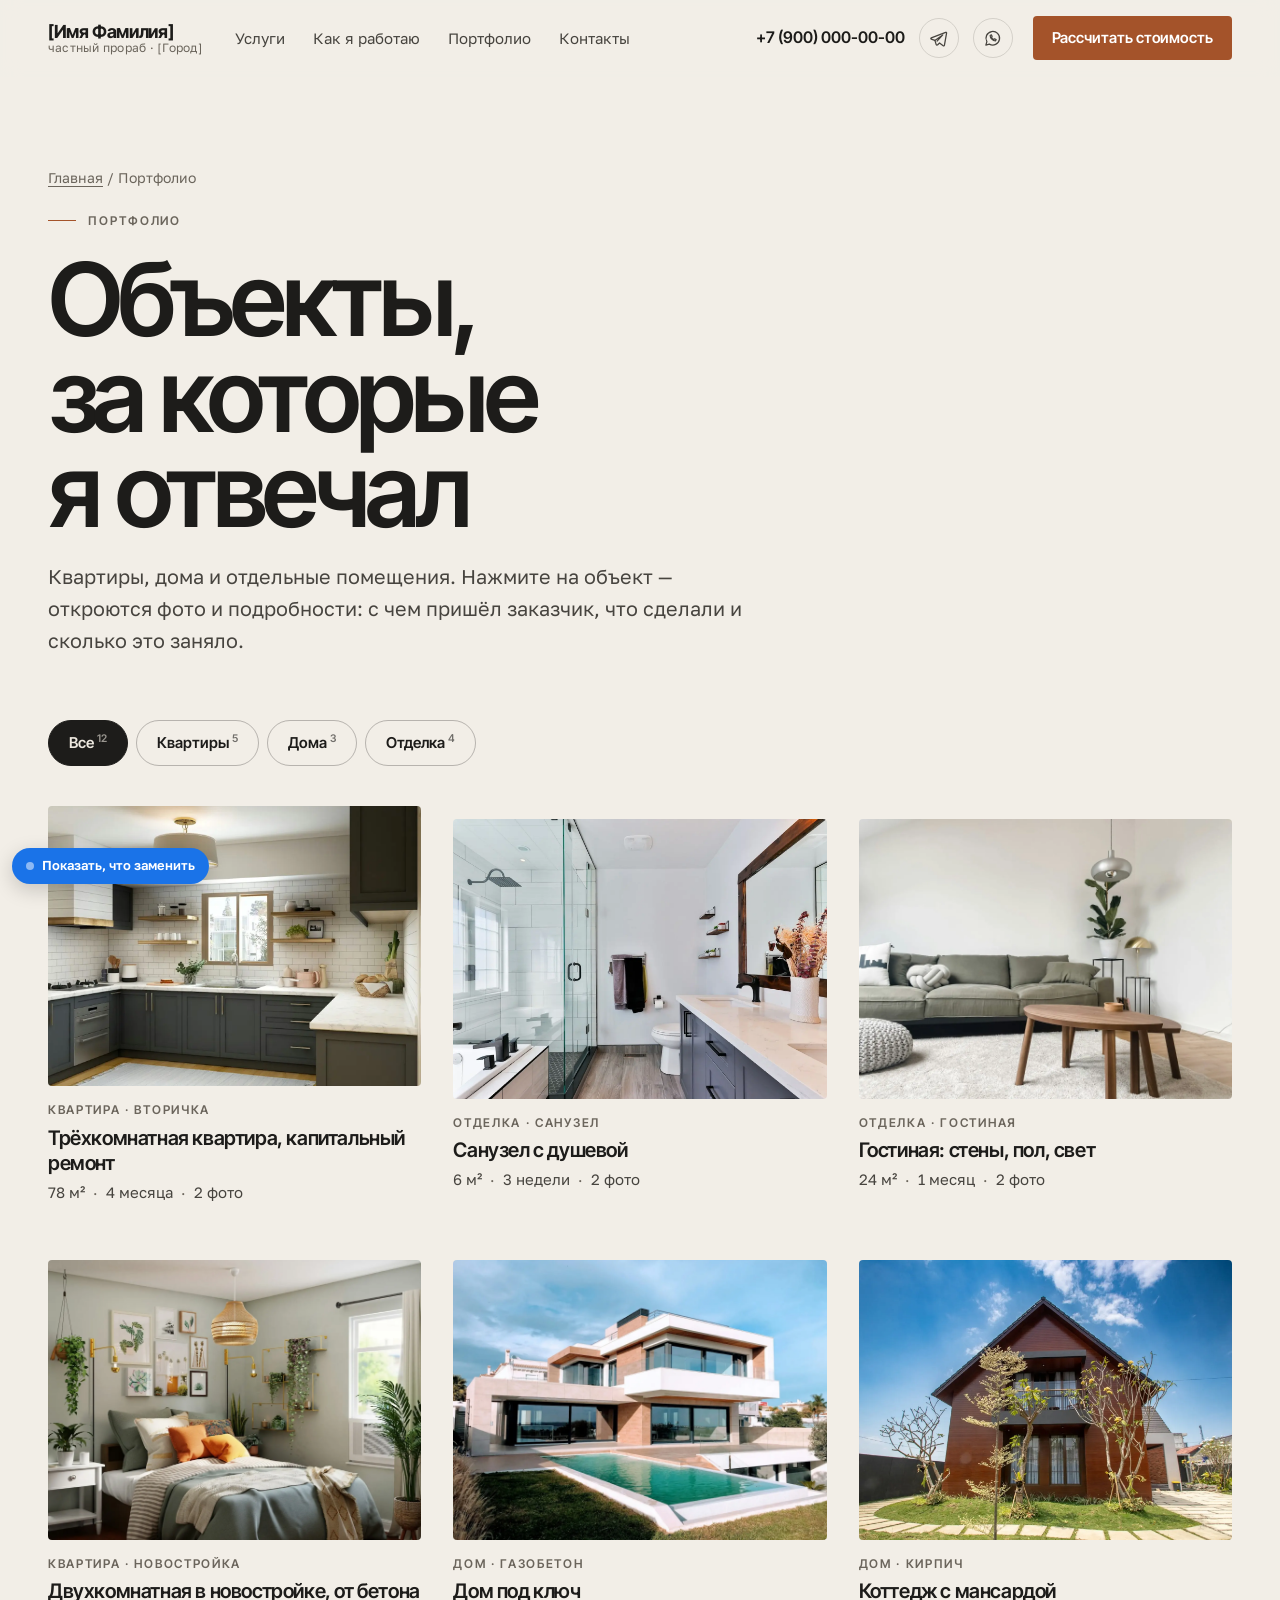
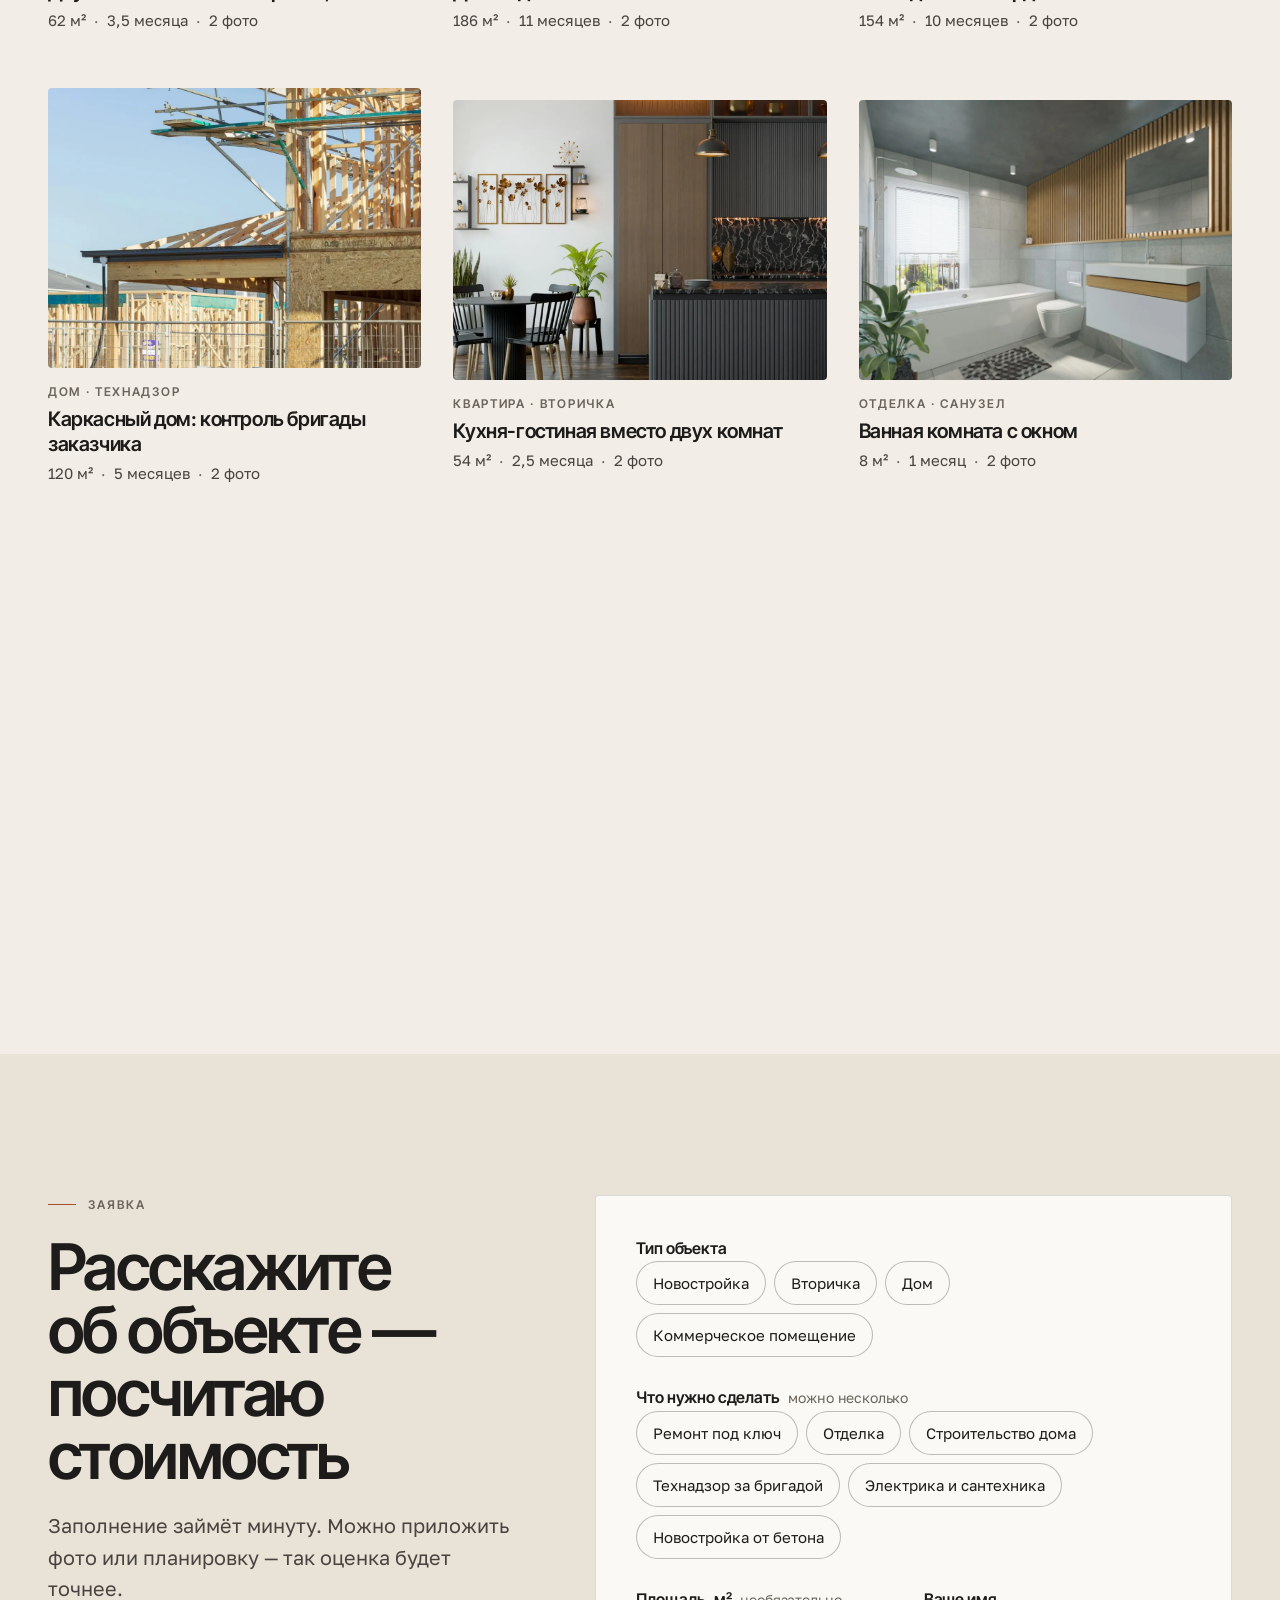
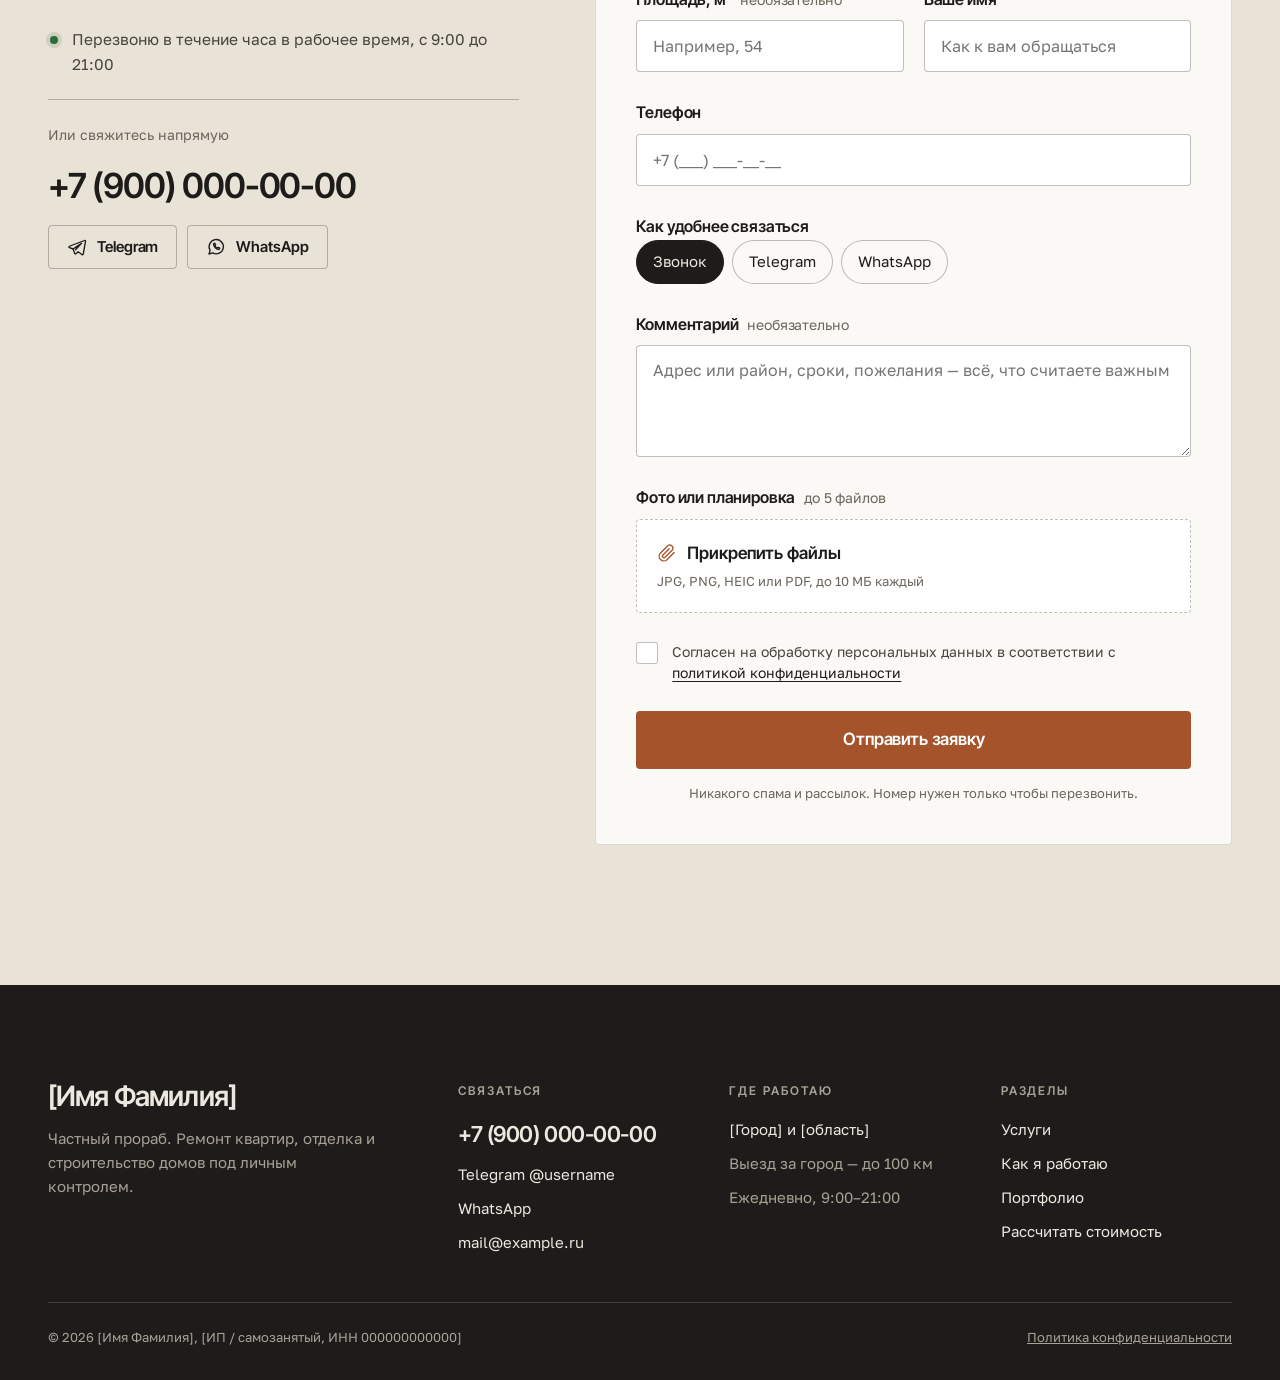
<file: portfolio.html>
<!doctype html>
<html lang="ru">
<head>
  <meta charset="utf-8">
  <meta name="viewport" content="width=device-width, initial-scale=1, viewport-fit=cover">
  <title>Портфолио — объекты частного прораба в [Город]</title>
  <meta name="description" content="Квартиры, дома и отделка: фото объектов, площадь, сроки и что было сделано. Ремонт и строительство под личным контролем прораба.">
  <link rel="canonical" href="https://example.ru/portfolio.html">

  <meta property="og:type" content="website">
  <meta property="og:locale" content="ru_RU">
  <meta property="og:title" content="Портфолио — объекты частного прораба в [Город]">
  <meta property="og:description" content="Квартиры, дома и отделка: фото объектов, площадь, сроки и что было сделано. Ремонт и строительство под личным контролем прораба.">
  <meta property="og:url" content="https://example.ru/portfolio.html">
  <meta property="og:image" content="https://example.ru/assets/img/og-image.jpg">
  <meta name="twitter:card" content="summary_large_image">

  <link rel="icon" href="assets/img/favicon.svg" type="image/svg+xml">
  <meta name="theme-color" content="#f2eee7">

  <link rel="preconnect" href="https://fonts.googleapis.com">
  <link rel="preconnect" href="https://fonts.gstatic.com" crossorigin>
  <link href="https://fonts.googleapis.com/css2?family=Caveat:wght@500&family=Golos+Text:wght@400;500;600&family=Inter+Tight:wght@500;600;700&display=swap" rel="stylesheet">
  <link rel="stylesheet" href="assets/css/style.css">
  <script>document.documentElement.classList.add('js')</script>


  <!-- Яндекс.Метрика: вставьте сюда код счётчика из metrika.yandex.ru
  <script type="text/javascript">
    (function(m,e,t,r,i,k,a){ ... })(window, document, "script", "https://mc.yandex.ru/metrika/tag.js", "ym");
    ym(00000000, "init", { clickmap:true, trackLinks:true, accurateTrackBounce:true, webvisor:true });
  </script>
  <noscript><div><img src="https://mc.yandex.ru/watch/00000000" style="position:absolute; left:-9999px;" alt=""></div></noscript>
  -->
</head>
<body>
  <!-- Набор иконок: используются через <use href="#i-..."> -->
  <svg width="0" height="0" style="position:absolute" aria-hidden="true">
    <symbol id="i-phone" viewBox="0 0 24 24"><path fill="none" stroke="currentColor" stroke-width="1.6" stroke-linecap="round" stroke-linejoin="round" d="M5.2 3.5h3.1l1.8 4.6-2.3 1.5a11.5 11.5 0 0 0 6.6 6.6l1.5-2.3 4.6 1.8v3.1a2 2 0 0 1-2.2 2A16.6 16.6 0 0 1 3.2 5.7a2 2 0 0 1 2-2.2Z"/></symbol>
    <symbol id="i-tg" viewBox="0 0 24 24"><path fill="none" stroke="currentColor" stroke-width="1.6" stroke-linecap="round" stroke-linejoin="round" d="M21 4.2 2.9 11.1c-.8.3-.8 1.4 0 1.7l4.5 1.6 1.7 5.3c.2.7 1.1.9 1.6.4l2.6-2.4 4.6 3.4c.6.4 1.4.1 1.6-.6L22.2 5.3c.2-.8-.5-1.4-1.2-1.1Z"/><path fill="none" stroke="currentColor" stroke-width="1.6" stroke-linecap="round" stroke-linejoin="round" d="m7.4 14.4 10-6.9-7.2 7.8"/></symbol>
    <symbol id="i-wa" viewBox="0 0 24 24"><path fill="none" stroke="currentColor" stroke-width="1.6" stroke-linecap="round" stroke-linejoin="round" d="M3.6 20.4 4.9 16A8.6 8.6 0 1 1 8 19.1Z"/><path fill="none" stroke="currentColor" stroke-width="1.5" stroke-linecap="round" stroke-linejoin="round" d="M9 8.3c0 3.3 3.4 6.7 6.7 6.7l.9-1.6-2-1-1 .8a4.6 4.6 0 0 1-2.8-2.8l.8-1-1-2Z"/></symbol>
    <symbol id="i-arrow" viewBox="0 0 24 24"><path fill="none" stroke="currentColor" stroke-width="1.8" stroke-linecap="round" stroke-linejoin="round" d="M4 12h16m-6-6 6 6-6 6"/></symbol>
    <symbol id="i-check" viewBox="0 0 24 24"><path fill="none" stroke="currentColor" stroke-width="2.4" stroke-linecap="round" stroke-linejoin="round" d="m5 12.5 4.5 4.5L19 7.5"/></symbol>
    <symbol id="i-clip" viewBox="0 0 24 24"><path fill="none" stroke="currentColor" stroke-width="1.6" stroke-linecap="round" stroke-linejoin="round" d="m20.5 11.5-8.6 8.6a5.6 5.6 0 0 1-7.9-7.9l8.6-8.6a3.7 3.7 0 0 1 5.3 5.3l-8.6 8.6a1.9 1.9 0 0 1-2.6-2.6l7.9-7.9"/></symbol>
    <symbol id="i-prev" viewBox="0 0 24 24"><path fill="none" stroke="currentColor" stroke-width="1.8" stroke-linecap="round" stroke-linejoin="round" d="m15 18-6-6 6-6"/></symbol>
    <symbol id="i-next" viewBox="0 0 24 24"><path fill="none" stroke="currentColor" stroke-width="1.8" stroke-linecap="round" stroke-linejoin="round" d="m9 18 6-6-6-6"/></symbol>
    <symbol id="i-pen" viewBox="0 0 24 24"><path fill="none" stroke="currentColor" stroke-width="1.6" stroke-linecap="round" stroke-linejoin="round" d="M4 20h4L19 9a2.8 2.8 0 0 0-4-4L4 16v4Zm9.5-13.5 4 4"/></symbol>
  </svg>

  <a class="skip-link" href="#main">Перейти к содержанию</a>

  <!-- ============ ШАПКА ============ -->
  <header class="header" id="top">
    <div class="container header__inner">
      <a class="logo" href="index.html" aria-label="На главную">
        <span class="logo__name"><span class="ph">[Имя Фамилия]</span></span>
        <span class="logo__role">частный прораб · <span class="ph">[Город]</span></span>
      </a>

      <nav class="nav" aria-label="Основное меню">
        <ul class="nav__list">
          <li><a href="index.html#services">Услуги</a></li>
          <li><a href="index.html#process">Как я работаю</a></li>
          <li><a href="portfolio.html">Портфолио</a></li>
          <li><a href="index.html#contacts">Контакты</a></li>
        </ul>
      </nav>

      <div class="header__contacts">
        <a class="header__phone" href="tel:+79000000000"><span class="ph">+7 (900) 000-00-00</span></a>
        <a class="icon-link" href="https://t.me/username" target="_blank" rel="noopener" aria-label="Написать в Telegram"><svg class="icon"><use href="#i-tg"/></svg></a>
        <a class="icon-link" href="https://wa.me/79000000000" target="_blank" rel="noopener" aria-label="Написать в WhatsApp"><svg class="icon"><use href="#i-wa"/></svg></a>
      </div>
      <a class="btn btn--primary btn--sm header__cta" href="#lead">Рассчитать стоимость</a>

      <button class="burger" type="button" aria-label="Открыть меню" aria-expanded="false" aria-controls="mobile-nav">
        <span></span><span></span>
      </button>
    </div>
  </header>

  <div class="mobile-nav" id="mobile-nav">
    <ul class="mobile-nav__list">
      <li><a href="index.html#services">Услуги</a></li>
      <li><a href="index.html#process">Как я работаю</a></li>
      <li><a href="portfolio.html">Портфолио</a></li>
      <li><a href="index.html#contacts">Контакты</a></li>
    </ul>
    <div class="mobile-nav__contacts">
      <a class="mobile-nav__phone" href="tel:+79000000000"><span class="ph">+7 (900) 000-00-00</span></a>
      <div class="mobile-nav__messengers">
        <a class="btn btn--ghost btn--sm" href="https://t.me/username" target="_blank" rel="noopener"><svg><use href="#i-tg"/></svg>Telegram</a>
        <a class="btn btn--ghost btn--sm" href="https://wa.me/79000000000" target="_blank" rel="noopener"><svg><use href="#i-wa"/></svg>WhatsApp</a>
      </div>
      <a class="btn btn--primary" href="#lead">Рассчитать стоимость</a>
    </div>
  </div>

  <main id="main">
    <section class="page-hero">
      <div class="container page-hero__inner">
        <nav class="breadcrumbs" aria-label="Навигация"><a href="index.html">Главная</a> / Портфолио</nav>
        <p class="label">Портфолио</p>
        <h1 class="display">Объекты,<br> за которые<br> я отвечал</h1>
        <p class="lead">Квартиры, дома и отдельные помещения. Нажмите на объект — откроются фото и подробности: с чем пришёл заказчик, что сделали и сколько это заняло.</p>
      </div>
    </section>

    <section class="section" style="padding-top:0" aria-label="Список объектов">
      <div class="container">
        <div class="filters" role="group" aria-label="Фильтр объектов">
          <button class="filter-btn is-active" type="button" data-filter="all" aria-pressed="true">Все</button>
          <button class="filter-btn" type="button" data-filter="apartments" aria-pressed="false">Квартиры</button>
          <button class="filter-btn" type="button" data-filter="houses" aria-pressed="false">Дома</button>
          <button class="filter-btn" type="button" data-filter="finishing" aria-pressed="false">Отделка</button>
        </div>
        <!-- Карточки объектов рисуются из списка PROJECTS в assets/js/portfolio.js.
             Фото и тексты меняйте там, а не здесь. -->
        <div class="projects projects--grid" id="projects-grid"></div>
        <noscript><p class="lead">Чтобы посмотреть объекты, включите JavaScript в браузере.</p></noscript>
      </div>
    </section>

    <!-- ============ ЗАЯВКА ============ -->
    <!-- Копия блока из index.html. Меняете здесь — поменяйте и там. -->
    <section class="section lead-section" id="lead">
      <div class="container lead__layout">
        <div class="lead__intro">
          <p class="label">Заявка</p>
          <h2 class="h2">Расскажите об&nbsp;объекте — посчитаю стоимость</h2>
          <p class="lead">Заполнение займёт минуту. Можно приложить фото или планировку — так оценка будет точнее.</p>
          <p class="lead__promise">Перезвоню в течение <span class="ph">часа</span> в рабочее время, <span class="ph">с 9:00 до 21:00</span></p>
          <div class="lead__direct">
            <span class="lead__direct-title">Или свяжитесь напрямую</span>
            <a class="lead__phone" href="tel:+79000000000"><span class="ph">+7 (900) 000-00-00</span></a>
            <div class="lead__messengers">
              <a class="btn btn--ghost btn--sm" href="https://t.me/username" target="_blank" rel="noopener"><svg><use href="#i-tg"/></svg>Telegram</a>
              <a class="btn btn--ghost btn--sm" href="https://wa.me/79000000000" target="_blank" rel="noopener"><svg><use href="#i-wa"/></svg>WhatsApp</a>
            </div>
          </div>
        </div>

        <div class="lead__form-wrap">
          <form class="form" id="lead-form" action="send.php" method="post" enctype="multipart/form-data" novalidate>
            <fieldset class="form__group" data-group="object_type">
              <legend class="form__legend">Тип объекта</legend>
              <div class="chips">
                <label class="chip"><input type="radio" name="object_type" value="Новостройка"><span>Новостройка</span></label>
                <label class="chip"><input type="radio" name="object_type" value="Вторичка"><span>Вторичка</span></label>
                <label class="chip"><input type="radio" name="object_type" value="Дом"><span>Дом</span></label>
                <label class="chip"><input type="radio" name="object_type" value="Коммерческое помещение"><span>Коммерческое помещение</span></label>
              </div>
            </fieldset>

            <fieldset class="form__group">
              <legend class="form__legend">Что нужно сделать <small>можно несколько</small></legend>
              <div class="chips">
                <label class="chip"><input type="checkbox" name="services[]" value="Ремонт квартиры под ключ"><span>Ремонт под ключ</span></label>
                <label class="chip"><input type="checkbox" name="services[]" value="Отделка помещений"><span>Отделка</span></label>
                <label class="chip"><input type="checkbox" name="services[]" value="Строительство дома или коттеджа"><span>Строительство дома</span></label>
                <label class="chip"><input type="checkbox" name="services[]" value="Технадзор за бригадой"><span>Технадзор за бригадой</span></label>
                <label class="chip"><input type="checkbox" name="services[]" value="Электрика и сантехника"><span>Электрика и сантехника</span></label>
                <label class="chip"><input type="checkbox" name="services[]" value="Ремонт новостройки от бетона"><span>Новостройка от бетона</span></label>
              </div>
            </fieldset>

            <div class="form__row form__row--2">
              <div class="field">
                <label class="form__label" for="f-area">Площадь, м² <small>необязательно</small></label>
                <input class="input" id="f-area" name="area" type="text" inputmode="decimal" maxlength="8" placeholder="Например, 54">
              </div>
              <div class="field">
                <label class="form__label" for="f-name">Ваше имя</label>
                <input class="input" id="f-name" name="name" type="text" autocomplete="name" maxlength="80" required placeholder="Как к вам обращаться">
                <span class="field__error">Напишите, как к вам обращаться</span>
              </div>
            </div>

            <div class="field">
              <label class="form__label" for="f-phone">Телефон</label>
              <input class="input" id="f-phone" name="phone" type="tel" autocomplete="tel" inputmode="tel" required placeholder="+7 (___) ___-__-__">
              <span class="field__error">Введите номер полностью: +7 и 10 цифр</span>
            </div>

            <fieldset class="form__group">
              <legend class="form__legend">Как удобнее связаться</legend>
              <div class="chips">
                <label class="chip"><input type="radio" name="contact_method" value="Звонок" checked><span>Звонок</span></label>
                <label class="chip"><input type="radio" name="contact_method" value="Telegram"><span>Telegram</span></label>
                <label class="chip"><input type="radio" name="contact_method" value="WhatsApp"><span>WhatsApp</span></label>
              </div>
            </fieldset>

            <div class="field">
              <label class="form__label" for="f-comment">Комментарий <small>необязательно</small></label>
              <textarea class="textarea" id="f-comment" name="comment" maxlength="2000" placeholder="Адрес или район, сроки, пожелания — всё, что считаете важным"></textarea>
            </div>

            <div class="field" data-files>
              <span class="form__label">Фото или планировка <small>до 5 файлов</small></span>
              <label class="dropzone">
                <input type="file" name="files[]" multiple accept="image/*,.pdf,.heic,.heif">
                <span class="dropzone__title"><svg><use href="#i-clip"/></svg>Прикрепить файлы</span>
                <span class="dropzone__hint">JPG, PNG, HEIC или PDF, до 10 МБ каждый</span>
              </label>
              <ul class="files" aria-live="polite"></ul>
              <span class="field__error"></span>
            </div>

            <!-- Ловушка для спам-ботов: человек это поле не видит и не заполняет -->
            <div class="hp-field" aria-hidden="true">
              <label>Не заполняйте это поле <input type="text" name="website" tabindex="-1" autocomplete="off"></label>
            </div>

            <label class="consent">
              <input type="checkbox" name="consent" value="1" required>
              <span class="consent__box"><svg><use href="#i-check"/></svg></span>
              <span>Согласен на обработку персональных данных в соответствии с <a href="privacy.html" target="_blank">политикой конфиденциальности</a></span>
              <span class="field__error">Без согласия я не смогу принять заявку — таков закон</span>
            </label>

            <div class="form-status form-status--error" role="alert"></div>

            <div class="form__submit">
              <button class="btn btn--primary" type="submit"><span class="spinner" aria-hidden="true"></span><span class="btn__text">Отправить заявку</span></button>
              <p class="form__note">Никакого спама и рассылок. Номер нужен только чтобы перезвонить.</p>
            </div>
          </form>

          <div class="form-success" role="status" tabindex="-1">
            <div class="form-success__icon"><svg><use href="#i-check"/></svg></div>
            <h3 class="h3">Заявка отправлена</h3>
            <p>Спасибо! Я уже получил её и свяжусь с вами в течение <span class="ph">часа</span> в рабочее время. Если срочно — звоните: <a href="tel:+79000000000"><span class="ph">+7 (900) 000-00-00</span></a>.</p>
          </div>
        </div>
      </div>
    </section>
  </main>

  <!-- ============ ЛАЙТБОКС: подробности объекта ============ -->
  <div class="lightbox" id="lightbox" role="dialog" aria-modal="true" aria-label="Подробнее об объекте" aria-hidden="true">
    <button class="lightbox__close" type="button" aria-label="Закрыть">×</button>
    <div class="lightbox__inner">
      <div class="lightbox__stage">
        <figure class="lightbox__figure">
          <img alt="">
          <span class="lightbox__counter"></span>
          <button class="lightbox__nav lightbox__nav--prev" type="button" aria-label="Предыдущее фото"><svg><use href="#i-prev"/></svg></button>
          <button class="lightbox__nav lightbox__nav--next" type="button" aria-label="Следующее фото"><svg><use href="#i-next"/></svg></button>
        </figure>
        <div class="lightbox__thumbs"></div>
      </div>
      <div class="lightbox__info">
        <span class="lightbox__type"></span>
        <h2 class="lightbox__title"></h2>
        <dl class="lightbox__facts">
          <div><dt>Площадь</dt><dd data-lb="area"></dd></div>
          <div><dt>Срок работ</dt><dd data-lb="term"></dd></div>
          <div><dt>Где</dt><dd data-lb="place"></dd></div>
          <div><dt>Фото</dt><dd data-lb="photos"></dd></div>
        </dl>
        <div class="lightbox__section"><h3>Задача</h3><p data-lb="task"></p></div>
        <div class="lightbox__section"><h3>Что сделали</h3><ul data-lb="done"></ul></div>
        <a class="btn btn--primary lightbox__cta" href="#lead">Хочу так же — рассчитать</a>
      </div>
    </div>
  </div>

  <!-- ============ ПОДВАЛ ============ -->
  <footer class="footer" id="contacts">
    <div class="container">
      <div class="footer__top">
        <div class="footer__brand">
          <span class="footer__name"><span class="ph">[Имя Фамилия]</span></span>
          <p class="footer__tagline">Частный прораб. Ремонт квартир, отделка и строительство домов под личным контролем.</p>
        </div>
        <div class="footer__col">
          <span class="footer__title">Связаться</span>
          <a class="footer__phone" href="tel:+79000000000"><span class="ph">+7 (900) 000-00-00</span></a>
          <a href="https://t.me/username" target="_blank" rel="noopener">Telegram <span class="ph">@username</span></a>
          <a href="https://wa.me/79000000000" target="_blank" rel="noopener">WhatsApp</a>
          <a href="mailto:mail@example.ru"><span class="ph">mail@example.ru</span></a>
        </div>
        <div class="footer__col">
          <span class="footer__title">Где работаю</span>
          <span><span class="ph">[Город]</span> и <span class="ph">[область]</span></span>
          <span class="footer__muted">Выезд за город — <span class="ph">до 100 км</span></span>
          <span class="footer__muted">Ежедневно, <span class="ph">9:00–21:00</span></span>
        </div>
        <div class="footer__col">
          <span class="footer__title">Разделы</span>
          <a href="index.html#services">Услуги</a>
          <a href="index.html#process">Как я работаю</a>
          <a href="portfolio.html">Портфолио</a>
          <a href="#lead">Рассчитать стоимость</a>
        </div>
      </div>
      <div class="footer__bottom">
        <span>© <span data-year>2026</span> <span class="ph">[Имя Фамилия]</span>, <span class="ph">[ИП / самозанятый, ИНН 000000000000]</span></span>
        <a href="privacy.html">Политика конфиденциальности</a>
      </div>
    </div>
  </footer>

  <!-- ============ НИЖНЯЯ ПАНЕЛЬ (только телефон) ============ -->
  <nav class="mobile-bar" aria-label="Быстрая связь">
    <a href="tel:+79000000000"><svg class="icon"><use href="#i-phone"/></svg>Позвонить</a>
    <a href="https://t.me/username" target="_blank" rel="noopener"><svg class="icon"><use href="#i-tg"/></svg>Telegram</a>
    <a class="mobile-bar__main" href="#lead"><svg class="icon"><use href="#i-pen"/></svg>Заявка</a>
  </nav>

  <script src="assets/js/main.js" defer></script>
  <script src="assets/js/portfolio.js" defer></script>
  <!-- Кнопка «Показать, что заменить». Чтобы убрать — удалите эту строку и блок «ПОДСВЕТКА ЗАГЛУШЕК» в конце style.css -->
  <script src="assets/js/placeholders.js" defer></script>
</body>
</html>
</file>
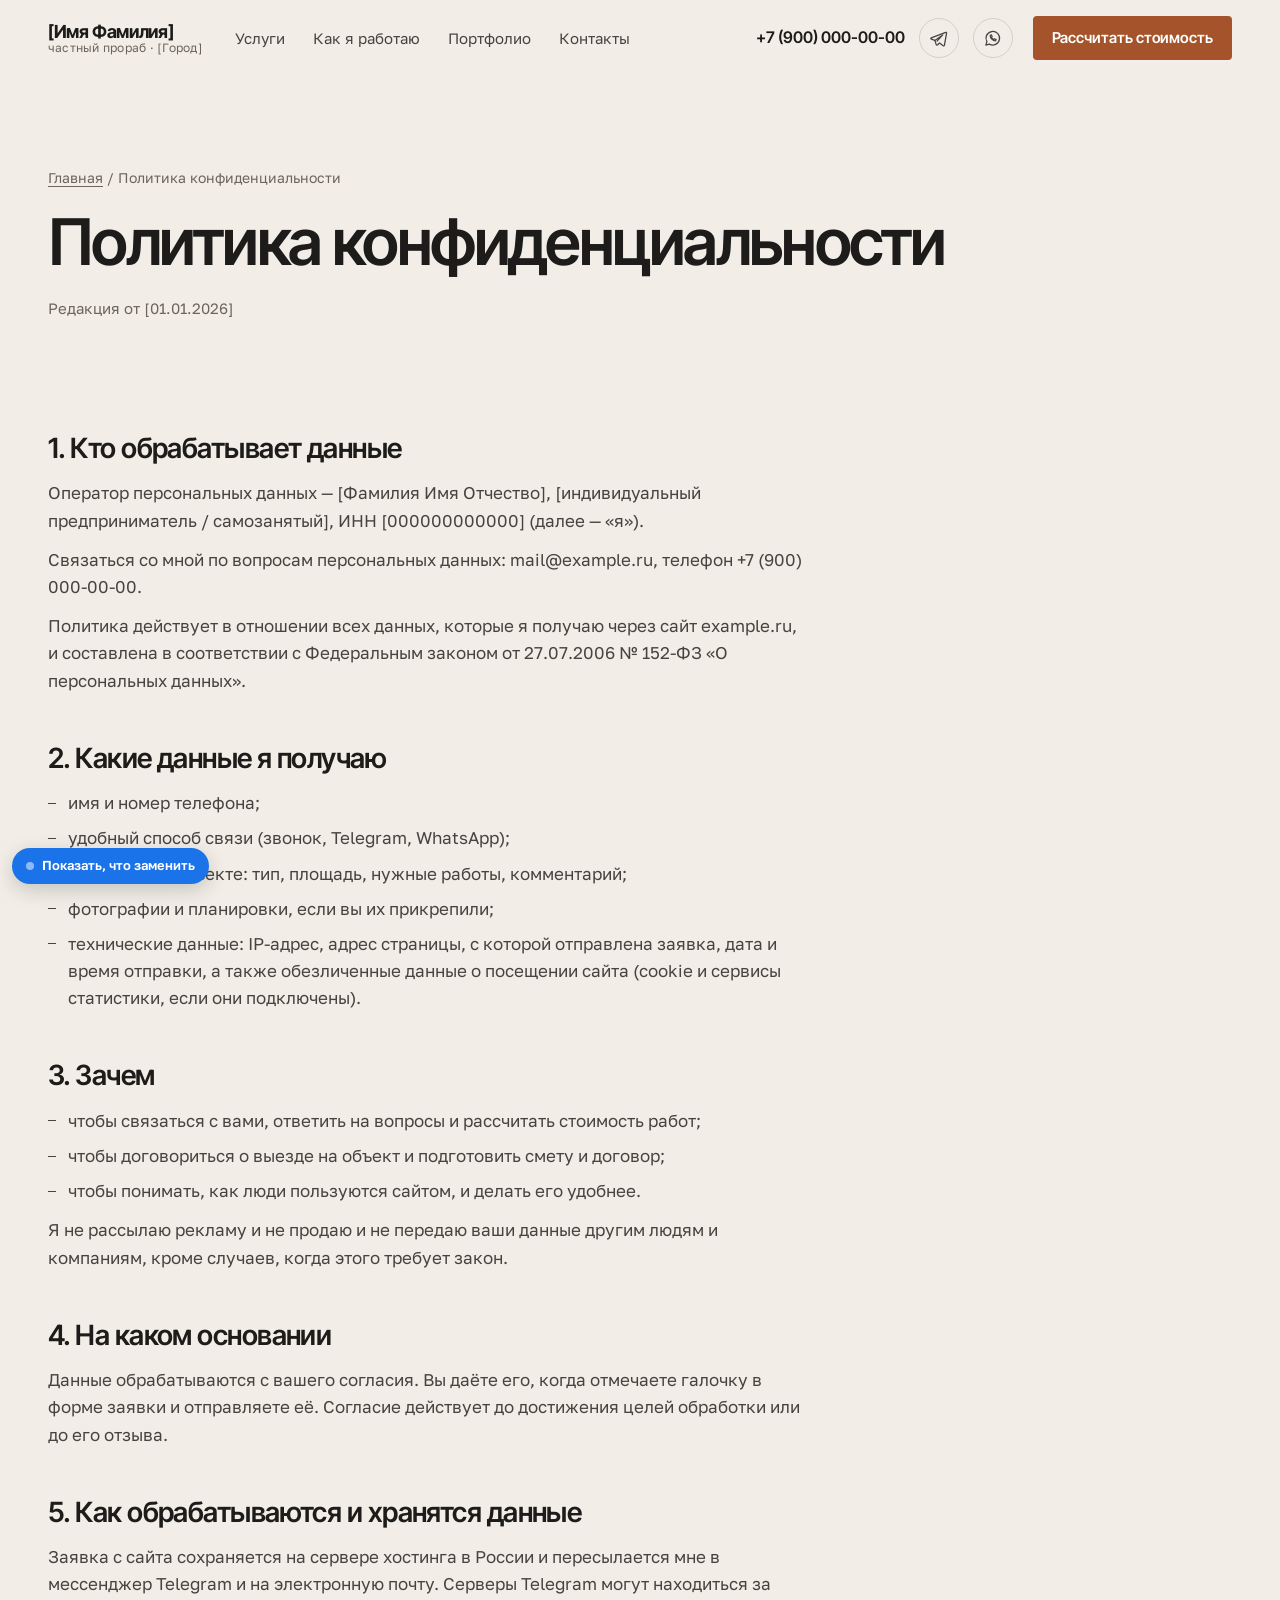
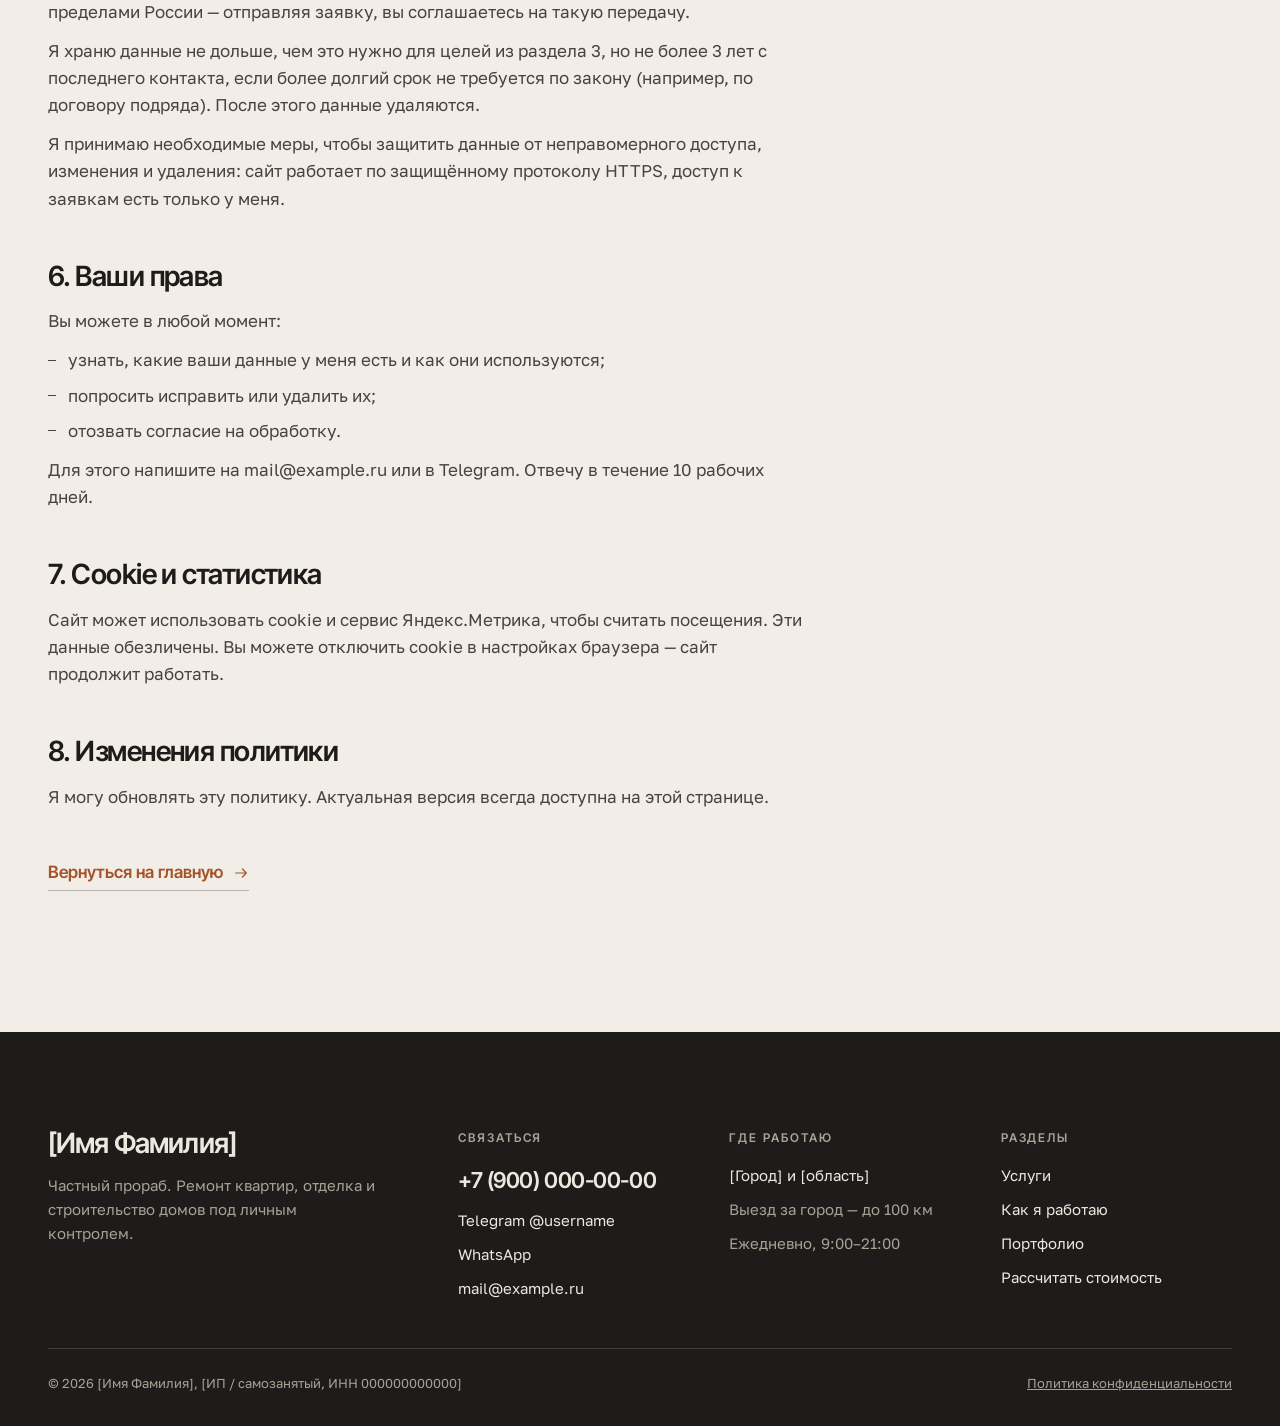
<file: privacy.html>
<!doctype html>
<html lang="ru">
<head>
  <meta charset="utf-8">
  <meta name="viewport" content="width=device-width, initial-scale=1, viewport-fit=cover">
  <title>Политика конфиденциальности — [Имя Фамилия], частный прораб</title>
  <meta name="description" content="Как обрабатываются персональные данные, которые вы оставляете на сайте: имя, телефон, сведения об объекте.">
  <link rel="canonical" href="https://example.ru/privacy.html">

  <meta property="og:type" content="website">
  <meta property="og:locale" content="ru_RU">
  <meta property="og:title" content="Политика конфиденциальности — [Имя Фамилия], частный прораб">
  <meta property="og:description" content="Как обрабатываются персональные данные, которые вы оставляете на сайте: имя, телефон, сведения об объекте.">
  <meta property="og:url" content="https://example.ru/privacy.html">
  <meta property="og:image" content="https://example.ru/assets/img/og-image.jpg">
  <meta name="twitter:card" content="summary_large_image">
  <meta name="robots" content="noindex, follow">
  <link rel="icon" href="assets/img/favicon.svg" type="image/svg+xml">
  <meta name="theme-color" content="#f2eee7">

  <link rel="preconnect" href="https://fonts.googleapis.com">
  <link rel="preconnect" href="https://fonts.gstatic.com" crossorigin>
  <link href="https://fonts.googleapis.com/css2?family=Caveat:wght@500&family=Golos+Text:wght@400;500;600&family=Inter+Tight:wght@500;600;700&display=swap" rel="stylesheet">
  <link rel="stylesheet" href="assets/css/style.css">
  <script>document.documentElement.classList.add('js')</script>


  <!-- Яндекс.Метрика: вставьте сюда код счётчика из metrika.yandex.ru
  <script type="text/javascript">
    (function(m,e,t,r,i,k,a){ ... })(window, document, "script", "https://mc.yandex.ru/metrika/tag.js", "ym");
    ym(00000000, "init", { clickmap:true, trackLinks:true, accurateTrackBounce:true, webvisor:true });
  </script>
  <noscript><div><img src="https://mc.yandex.ru/watch/00000000" style="position:absolute; left:-9999px;" alt=""></div></noscript>
  -->
</head>
<body>
  <!-- Набор иконок: используются через <use href="#i-..."> -->
  <svg width="0" height="0" style="position:absolute" aria-hidden="true">
    <symbol id="i-phone" viewBox="0 0 24 24"><path fill="none" stroke="currentColor" stroke-width="1.6" stroke-linecap="round" stroke-linejoin="round" d="M5.2 3.5h3.1l1.8 4.6-2.3 1.5a11.5 11.5 0 0 0 6.6 6.6l1.5-2.3 4.6 1.8v3.1a2 2 0 0 1-2.2 2A16.6 16.6 0 0 1 3.2 5.7a2 2 0 0 1 2-2.2Z"/></symbol>
    <symbol id="i-tg" viewBox="0 0 24 24"><path fill="none" stroke="currentColor" stroke-width="1.6" stroke-linecap="round" stroke-linejoin="round" d="M21 4.2 2.9 11.1c-.8.3-.8 1.4 0 1.7l4.5 1.6 1.7 5.3c.2.7 1.1.9 1.6.4l2.6-2.4 4.6 3.4c.6.4 1.4.1 1.6-.6L22.2 5.3c.2-.8-.5-1.4-1.2-1.1Z"/><path fill="none" stroke="currentColor" stroke-width="1.6" stroke-linecap="round" stroke-linejoin="round" d="m7.4 14.4 10-6.9-7.2 7.8"/></symbol>
    <symbol id="i-wa" viewBox="0 0 24 24"><path fill="none" stroke="currentColor" stroke-width="1.6" stroke-linecap="round" stroke-linejoin="round" d="M3.6 20.4 4.9 16A8.6 8.6 0 1 1 8 19.1Z"/><path fill="none" stroke="currentColor" stroke-width="1.5" stroke-linecap="round" stroke-linejoin="round" d="M9 8.3c0 3.3 3.4 6.7 6.7 6.7l.9-1.6-2-1-1 .8a4.6 4.6 0 0 1-2.8-2.8l.8-1-1-2Z"/></symbol>
    <symbol id="i-arrow" viewBox="0 0 24 24"><path fill="none" stroke="currentColor" stroke-width="1.8" stroke-linecap="round" stroke-linejoin="round" d="M4 12h16m-6-6 6 6-6 6"/></symbol>
    <symbol id="i-check" viewBox="0 0 24 24"><path fill="none" stroke="currentColor" stroke-width="2.4" stroke-linecap="round" stroke-linejoin="round" d="m5 12.5 4.5 4.5L19 7.5"/></symbol>
    <symbol id="i-clip" viewBox="0 0 24 24"><path fill="none" stroke="currentColor" stroke-width="1.6" stroke-linecap="round" stroke-linejoin="round" d="m20.5 11.5-8.6 8.6a5.6 5.6 0 0 1-7.9-7.9l8.6-8.6a3.7 3.7 0 0 1 5.3 5.3l-8.6 8.6a1.9 1.9 0 0 1-2.6-2.6l7.9-7.9"/></symbol>
    <symbol id="i-prev" viewBox="0 0 24 24"><path fill="none" stroke="currentColor" stroke-width="1.8" stroke-linecap="round" stroke-linejoin="round" d="m15 18-6-6 6-6"/></symbol>
    <symbol id="i-next" viewBox="0 0 24 24"><path fill="none" stroke="currentColor" stroke-width="1.8" stroke-linecap="round" stroke-linejoin="round" d="m9 18 6-6-6-6"/></symbol>
    <symbol id="i-pen" viewBox="0 0 24 24"><path fill="none" stroke="currentColor" stroke-width="1.6" stroke-linecap="round" stroke-linejoin="round" d="M4 20h4L19 9a2.8 2.8 0 0 0-4-4L4 16v4Zm9.5-13.5 4 4"/></symbol>
  </svg>

  <a class="skip-link" href="#main">Перейти к содержанию</a>

  <!-- ============ ШАПКА ============ -->
  <header class="header" id="top">
    <div class="container header__inner">
      <a class="logo" href="index.html" aria-label="На главную">
        <span class="logo__name"><span class="ph">[Имя Фамилия]</span></span>
        <span class="logo__role">частный прораб · <span class="ph">[Город]</span></span>
      </a>

      <nav class="nav" aria-label="Основное меню">
        <ul class="nav__list">
          <li><a href="index.html#services">Услуги</a></li>
          <li><a href="index.html#process">Как я работаю</a></li>
          <li><a href="portfolio.html">Портфолио</a></li>
          <li><a href="index.html#contacts">Контакты</a></li>
        </ul>
      </nav>

      <div class="header__contacts">
        <a class="header__phone" href="tel:+79000000000"><span class="ph">+7 (900) 000-00-00</span></a>
        <a class="icon-link" href="https://t.me/username" target="_blank" rel="noopener" aria-label="Написать в Telegram"><svg class="icon"><use href="#i-tg"/></svg></a>
        <a class="icon-link" href="https://wa.me/79000000000" target="_blank" rel="noopener" aria-label="Написать в WhatsApp"><svg class="icon"><use href="#i-wa"/></svg></a>
      </div>
      <a class="btn btn--primary btn--sm header__cta" href="index.html#lead">Рассчитать стоимость</a>

      <button class="burger" type="button" aria-label="Открыть меню" aria-expanded="false" aria-controls="mobile-nav">
        <span></span><span></span>
      </button>
    </div>
  </header>

  <div class="mobile-nav" id="mobile-nav">
    <ul class="mobile-nav__list">
      <li><a href="index.html#services">Услуги</a></li>
      <li><a href="index.html#process">Как я работаю</a></li>
      <li><a href="portfolio.html">Портфолио</a></li>
      <li><a href="index.html#contacts">Контакты</a></li>
    </ul>
    <div class="mobile-nav__contacts">
      <a class="mobile-nav__phone" href="tel:+79000000000"><span class="ph">+7 (900) 000-00-00</span></a>
      <div class="mobile-nav__messengers">
        <a class="btn btn--ghost btn--sm" href="https://t.me/username" target="_blank" rel="noopener"><svg><use href="#i-tg"/></svg>Telegram</a>
        <a class="btn btn--ghost btn--sm" href="https://wa.me/79000000000" target="_blank" rel="noopener"><svg><use href="#i-wa"/></svg>WhatsApp</a>
      </div>
      <a class="btn btn--primary" href="index.html#lead">Рассчитать стоимость</a>
    </div>
  </div>

  <main id="main">
    <section class="page-hero">
      <div class="container page-hero__inner">
        <nav class="breadcrumbs" aria-label="Навигация"><a href="index.html">Главная</a> / Политика конфиденциальности</nav>
        <h1 class="h2">Политика конфиденциальности</h1>
        <p class="prose__meta">Редакция от <span class="ph">[01.01.2026]</span></p>
      </div>
    </section>

    <section class="section" style="padding-top:0">
      <div class="container">
        <!-- Это короткий типовой шаблон. Перед запуском замените все подсвеченные данные
             и при возможности покажите текст юристу. -->
        <article class="prose">
          <h2>1. Кто обрабатывает данные</h2>
          <p>Оператор персональных данных — <span class="ph">[Фамилия Имя Отчество]</span>, <span class="ph">[индивидуальный предприниматель / самозанятый]</span>, ИНН <span class="ph">[000000000000]</span> (далее — «я»).</p>
          <p>Связаться со мной по вопросам персональных данных: <span class="ph">mail@example.ru</span>, телефон <span class="ph">+7 (900) 000-00-00</span>.</p>
          <p>Политика действует в отношении всех данных, которые я получаю через сайт <span class="ph">example.ru</span>, и составлена в соответствии с Федеральным законом от 27.07.2006 № 152-ФЗ «О персональных данных».</p>

          <h2>2. Какие данные я получаю</h2>
          <ul>
            <li>имя и номер телефона;</li>
            <li>удобный способ связи (звонок, Telegram, WhatsApp);</li>
            <li>сведения об объекте: тип, площадь, нужные работы, комментарий;</li>
            <li>фотографии и планировки, если вы их прикрепили;</li>
            <li>технические данные: IP-адрес, адрес страницы, с которой отправлена заявка, дата и время отправки, а также обезличенные данные о посещении сайта (cookie и сервисы статистики, если они подключены).</li>
          </ul>

          <h2>3. Зачем</h2>
          <ul>
            <li>чтобы связаться с вами, ответить на вопросы и рассчитать стоимость работ;</li>
            <li>чтобы договориться о выезде на объект и подготовить смету и договор;</li>
            <li>чтобы понимать, как люди пользуются сайтом, и делать его удобнее.</li>
          </ul>
          <p>Я не рассылаю рекламу и не продаю и не передаю ваши данные другим людям и компаниям, кроме случаев, когда этого требует закон.</p>

          <h2>4. На каком основании</h2>
          <p>Данные обрабатываются с вашего согласия. Вы даёте его, когда отмечаете галочку в форме заявки и отправляете её. Согласие действует до достижения целей обработки или до его отзыва.</p>

          <h2>5. Как обрабатываются и хранятся данные</h2>
          <p>Заявка с сайта сохраняется на сервере хостинга в России и пересылается мне в мессенджер Telegram <span class="ph">и на электронную почту</span>. Серверы Telegram могут находиться за пределами России — отправляя заявку, вы соглашаетесь на такую передачу.</p>
          <p>Я храню данные не дольше, чем это нужно для целей из раздела 3, но не более <span class="ph">3 лет</span> с последнего контакта, если более долгий срок не требуется по закону (например, по договору подряда). После этого данные удаляются.</p>
          <p>Я принимаю необходимые меры, чтобы защитить данные от неправомерного доступа, изменения и удаления: сайт работает по защищённому протоколу HTTPS, доступ к заявкам есть только у меня.</p>

          <h2>6. Ваши права</h2>
          <p>Вы можете в любой момент:</p>
          <ul>
            <li>узнать, какие ваши данные у меня есть и как они используются;</li>
            <li>попросить исправить или удалить их;</li>
            <li>отозвать согласие на обработку.</li>
          </ul>
          <p>Для этого напишите на <span class="ph">mail@example.ru</span> или в Telegram. Отвечу в течение 10 рабочих дней.</p>

          <h2>7. Cookie и статистика</h2>
          <p>Сайт может использовать cookie и сервис Яндекс.Метрика, чтобы считать посещения. Эти данные обезличены. Вы можете отключить cookie в настройках браузера — сайт продолжит работать.</p>

          <h2>8. Изменения политики</h2>
          <p>Я могу обновлять эту политику. Актуальная версия всегда доступна на этой странице.</p>

          <p style="margin-top:48px"><a class="link-arrow" href="index.html">Вернуться на главную <svg><use href="#i-arrow"/></svg></a></p>
        </article>
      </div>
    </section>
  </main>

  <!-- ============ ПОДВАЛ ============ -->
  <footer class="footer" id="contacts">
    <div class="container">
      <div class="footer__top">
        <div class="footer__brand">
          <span class="footer__name"><span class="ph">[Имя Фамилия]</span></span>
          <p class="footer__tagline">Частный прораб. Ремонт квартир, отделка и строительство домов под личным контролем.</p>
        </div>
        <div class="footer__col">
          <span class="footer__title">Связаться</span>
          <a class="footer__phone" href="tel:+79000000000"><span class="ph">+7 (900) 000-00-00</span></a>
          <a href="https://t.me/username" target="_blank" rel="noopener">Telegram <span class="ph">@username</span></a>
          <a href="https://wa.me/79000000000" target="_blank" rel="noopener">WhatsApp</a>
          <a href="mailto:mail@example.ru"><span class="ph">mail@example.ru</span></a>
        </div>
        <div class="footer__col">
          <span class="footer__title">Где работаю</span>
          <span><span class="ph">[Город]</span> и <span class="ph">[область]</span></span>
          <span class="footer__muted">Выезд за город — <span class="ph">до 100 км</span></span>
          <span class="footer__muted">Ежедневно, <span class="ph">9:00–21:00</span></span>
        </div>
        <div class="footer__col">
          <span class="footer__title">Разделы</span>
          <a href="index.html#services">Услуги</a>
          <a href="index.html#process">Как я работаю</a>
          <a href="portfolio.html">Портфолио</a>
          <a href="index.html#lead">Рассчитать стоимость</a>
        </div>
      </div>
      <div class="footer__bottom">
        <span>© <span data-year>2026</span> <span class="ph">[Имя Фамилия]</span>, <span class="ph">[ИП / самозанятый, ИНН 000000000000]</span></span>
        <a href="privacy.html">Политика конфиденциальности</a>
      </div>
    </div>
  </footer>

  <!-- ============ НИЖНЯЯ ПАНЕЛЬ (только телефон) ============ -->
  <nav class="mobile-bar" aria-label="Быстрая связь">
    <a href="tel:+79000000000"><svg class="icon"><use href="#i-phone"/></svg>Позвонить</a>
    <a href="https://t.me/username" target="_blank" rel="noopener"><svg class="icon"><use href="#i-tg"/></svg>Telegram</a>
    <a class="mobile-bar__main" href="index.html#lead"><svg class="icon"><use href="#i-pen"/></svg>Заявка</a>
  </nav>

  <script src="assets/js/main.js" defer></script>
  <!-- Кнопка «Показать, что заменить». Чтобы убрать — удалите эту строку и блок «ПОДСВЕТКА ЗАГЛУШЕК» в конце style.css -->
  <script src="assets/js/placeholders.js" defer></script>
</body>
</html>
</file>
<file: assets/css/style.css>
/* ==========================================================================
   Частный прораб — основные стили
   Все цвета, шрифты и отступы — в переменных ниже. Меняйте их здесь.
   ========================================================================== */

:root {
    /* Палитра */
    --bg: #f2eee7; /* тёплый светлый камень — фон */
    --bg-alt: #e8e2d7; /* чуть темнее — для чередующихся блоков */
    --surface: #fbf9f5; /* карточки, поля формы */
    --ink: #1d1c1a; /* основной текст, графит */
    --ink-2: #47443f; /* второстепенный текст */
    --muted: #6b655c; /* подписи, мелкий текст */
    --line: rgba(29, 28, 26, 0.14);
    --line-strong: rgba(29, 28, 26, 0.28);
    --accent: #a4532a; /* единственный акцент — обожжённая глина */
    --accent-hover: #8a4320;
    --accent-soft: #ead8ca;
    --dark: #1d1c1a;
    --on-dark: #ede8df;
    --on-dark-muted: #a8a196;
    --on-dark-line: rgba(237, 232, 223, 0.16);
    --error: #b3261e;
    --success: #2f6b3a;

    /* Шрифты */
    --font-display: "Inter Tight", "Helvetica Neue", Arial, sans-serif;
    --font-body: "Golos Text", "Helvetica Neue", Arial, sans-serif;
    --font-sign: "Caveat", "Segoe Script", cursive;

    /* Размеры */
    --container: 1320px;
    --gutter: 16px;
    --section-y: clamp(72px, 11vw, 148px);
    --radius: 4px;
    --header-h: 64px;
    --ease: cubic-bezier(0.22, 0.61, 0.36, 1);
}

@media (min-width: 768px) {
    :root {
        --gutter: 32px;
        --header-h: 76px;
    }
}
@media (min-width: 1200px) {
    :root {
        --gutter: 48px;
    }
}

/* ---------- Сброс и база ---------- */
*,
*::before,
*::after {
    box-sizing: border-box;
}
html {
    -webkit-text-size-adjust: 100%;
    scroll-behavior: smooth;
    scroll-padding-top: calc(var(--header-h) + 16px);
}
body {
    margin: 0;
    background: var(--bg);
    color: var(--ink);
    font-family: var(--font-body);
    font-size: 1rem;
    line-height: 1.6;
    -webkit-font-smoothing: antialiased;
    text-rendering: optimizeLegibility;
    overflow-x: hidden;
}
@media (min-width: 768px) {
    body {
        font-size: 1.0625rem;
    }
}
img {
    display: block;
    max-width: 100%;
    height: auto;
}
a {
    color: inherit;
}
button,
input,
select,
textarea {
    font: inherit;
    color: inherit;
}
h1,
h2,
h3,
h4 {
    margin: 0;
    font-family: var(--font-display);
    font-weight: 600;
}
p {
    margin: 0;
}
ul,
ol {
    margin: 0;
    padding: 0;
    list-style: none;
}
:focus-visible {
    outline: 2px solid var(--accent);
    outline-offset: 3px;
}
.visually-hidden {
    position: absolute !important;
    width: 1px;
    height: 1px;
    padding: 0;
    margin: -1px;
    overflow: hidden;
    clip: rect(0 0 0 0);
    white-space: nowrap;
    border: 0;
}
.skip-link {
    position: absolute;
    left: 8px;
    top: -60px;
    z-index: 200;
    background: var(--ink);
    color: var(--on-dark);
    padding: 10px 16px;
    border-radius: var(--radius);
}
.skip-link:focus {
    top: 8px;
}

.container {
    width: 100%;
    max-width: calc(var(--container) + var(--gutter) * 2);
    margin-inline: auto;
    padding-inline: var(--gutter);
}
.section {
    padding-block: var(--section-y);
}
.section--alt {
    background: var(--bg-alt);
}
.section--dark {
    background: var(--dark);
    color: var(--on-dark);
}

/* ---------- Типографика ---------- */
.display {
    font-size: clamp(2.75rem, 1.4rem + 6.2vw, 6.75rem);
    line-height: 0.94;
    letter-spacing: -0.045em;
    font-weight: 600;
}
.display em,
.h2 em {
    font-style: normal;
    color: var(--accent);
}
.h2 {
    font-size: clamp(2.1rem, 1.3rem + 3.4vw, 4.25rem);
    line-height: 0.98;
    letter-spacing: -0.04em;
}
.h3 {
    font-size: clamp(1.3rem, 1.1rem + 0.6vw, 1.6rem);
    line-height: 1.15;
    letter-spacing: -0.02em;
}
.lead {
    font-size: clamp(1.06rem, 1rem + 0.3vw, 1.25rem);
    color: var(--ink-2);
    max-width: 36em;
}
.section--dark .lead {
    color: var(--on-dark-muted);
}

.label {
    display: block;
    font-family: var(--font-display);
    font-size: 0.75rem;
    font-weight: 600;
    letter-spacing: 0.16em;
    text-transform: uppercase;
    color: var(--muted);
}
.label::before {
    content: "";
    display: inline-block;
    vertical-align: middle;
    width: 28px;
    height: 1px;
    margin: -2px 12px 0 0;
    background: var(--accent);
}
.section--dark .label {
    color: var(--on-dark-muted);
}

.section-head {
    display: grid;
    gap: 20px;
    margin-bottom: clamp(40px, 6vw, 72px);
}
.section-head .label {
    margin-bottom: 4px;
}
@media (min-width: 960px) {
    .section-head--split {
        grid-template-columns: 1.3fr 1fr;
        align-items: end;
        gap: 48px;
    }
    .section-head--split .lead {
        justify-self: end;
    }
}

/* ---------- Кнопки и ссылки ---------- */
.btn {
    display: inline-flex;
    align-items: center;
    justify-content: center;
    gap: 10px;
    min-height: 52px;
    padding: 14px 26px;
    border: 1px solid transparent;
    border-radius: var(--radius);
    font-family: var(--font-display);
    font-weight: 600;
    font-size: 1rem;
    letter-spacing: -0.005em;
    text-decoration: none;
    cursor: pointer;
    transition:
        background-color 0.25s var(--ease),
        color 0.25s var(--ease),
        border-color 0.25s var(--ease),
        transform 0.25s var(--ease);
}
.btn--primary {
    background: var(--accent);
    color: #fff;
}
.btn--primary:hover {
    background: var(--accent-hover);
}
.btn--ghost {
    border-color: var(--line-strong);
    color: var(--ink);
    background: transparent;
}
.btn--ghost:hover {
    border-color: var(--ink);
}
.section--dark .btn--ghost {
    border-color: var(--on-dark-line);
    color: var(--on-dark);
}
.btn--sm {
    min-height: 42px;
    padding: 9px 18px;
    font-size: 0.9375rem;
}
.btn svg {
    width: 20px;
    height: 20px;
    flex: none;
}

.link-arrow {
    display: inline-flex;
    align-items: center;
    gap: 10px;
    font-family: var(--font-display);
    font-weight: 600;
    text-decoration: none;
    color: var(--ink);
    border-bottom: 1px solid var(--line-strong);
    padding-bottom: 4px;
    transition:
        border-color 0.25s var(--ease),
        gap 0.25s var(--ease),
        color 0.25s var(--ease);
}
.link-arrow:hover {
    border-color: var(--accent);
    color: var(--accent);
    gap: 14px;
}
.link-arrow svg {
    width: 16px;
    height: 16px;
}

.icon {
    width: 22px;
    height: 22px;
    flex: none;
}

/* ---------- Шапка ---------- */
.header {
    position: sticky;
    top: 0;
    z-index: 50;
    background: rgba(242, 238, 231, 0.94);
    border-bottom: 1px solid transparent;
    transition:
        border-color 0.3s var(--ease),
        background-color 0.3s var(--ease);
}
@supports (backdrop-filter: blur(1px)) {
    .header {
        background: rgba(242, 238, 231, 0.86);
        backdrop-filter: saturate(1.2) blur(10px);
    }
}
.header.is-scrolled {
    border-color: var(--line);
}
.header__inner {
    display: flex;
    align-items: center;
    gap: 20px;
    height: var(--header-h);
    transition: height 0.3s var(--ease);
}
.header.is-scrolled .header__inner {
    height: calc(var(--header-h) - 14px);
}

.logo {
    display: flex;
    flex-direction: column;
    line-height: 1.1;
    text-decoration: none;
    margin-right: auto;
}
.logo__name {
    font-family: var(--font-display);
    font-weight: 700;
    font-size: 1.125rem;
    letter-spacing: -0.02em;
}
.logo__role {
    font-size: 0.75rem;
    color: var(--muted);
    letter-spacing: 0.02em;
}

.nav {
    display: none;
}
.nav__list {
    display: flex;
    gap: 28px;
}
.nav__list a {
    text-decoration: none;
    font-size: 0.9375rem;
    color: var(--ink-2);
    transition: color 0.2s var(--ease);
}
.nav__list a:hover {
    color: var(--accent);
}

.header__contacts {
    display: none;
    align-items: center;
    gap: 14px;
}
.header__phone {
    font-family: var(--font-display);
    font-weight: 600;
    font-size: 1rem;
    text-decoration: none;
    white-space: nowrap;
}
.header__phone:hover {
    color: var(--accent);
}
.icon-link {
    display: inline-flex;
    align-items: center;
    justify-content: center;
    width: 40px;
    height: 40px;
    border-radius: 50%;
    border: 1px solid var(--line);
    color: var(--ink-2);
    transition:
        border-color 0.2s var(--ease),
        color 0.2s var(--ease);
}
.icon-link:hover {
    border-color: var(--accent);
    color: var(--accent);
}
.icon-link .icon {
    width: 19px;
    height: 19px;
}
.header__cta {
    display: none;
}

.burger {
    display: inline-flex;
    flex-direction: column;
    justify-content: center;
    gap: 6px;
    width: 44px;
    height: 44px;
    margin-right: -10px;
    padding: 10px;
    background: none;
    border: 0;
    cursor: pointer;
}
.burger span {
    display: block;
    height: 1.5px;
    background: var(--ink);
    transition:
        transform 0.3s var(--ease),
        opacity 0.2s;
}
.burger[aria-expanded="true"] span:nth-child(1) {
    transform: translateY(3.75px) rotate(45deg);
}
.burger[aria-expanded="true"] span:nth-child(2) {
    transform: translateY(-3.75px) rotate(-45deg);
}

.mobile-nav {
    position: fixed;
    inset: var(--header-h) 0 0 0;
    z-index: 49;
    background: var(--bg);
    padding: 24px var(--gutter) 120px;
    display: flex;
    flex-direction: column;
    gap: 32px;
    overflow-y: auto;
    opacity: 0;
    visibility: hidden;
    transform: translateY(-8px);
    transition:
        opacity 0.25s var(--ease),
        transform 0.25s var(--ease),
        visibility 0s 0.25s;
}
.mobile-nav.is-open {
    opacity: 1;
    visibility: visible;
    transform: none;
    transition-delay: 0s;
}
.mobile-nav__list a {
    display: block;
    padding: 14px 0;
    border-bottom: 1px solid var(--line);
    font-family: var(--font-display);
    font-size: 1.75rem;
    font-weight: 600;
    letter-spacing: -0.03em;
    text-decoration: none;
}
.mobile-nav__contacts {
    display: grid;
    gap: 14px;
}
.mobile-nav__phone {
    font-family: var(--font-display);
    font-size: 1.375rem;
    font-weight: 600;
    text-decoration: none;
}
.mobile-nav__messengers {
    display: flex;
    gap: 10px;
}

@media (min-width: 768px) {
    .header__contacts {
        display: flex;
    }
}
@media (min-width: 1100px) {
    .nav {
        display: block;
    }
    .burger,
    .mobile-nav {
        display: none;
    }
    .header__cta {
        display: inline-flex;
    }
    .logo {
        margin-right: 12px;
    }
    .nav {
        margin-right: auto;
    }
}

/* ---------- Главный экран ---------- */
.hero {
    padding-top: clamp(28px, 5vw, 64px);
    padding-bottom: clamp(56px, 8vw, 104px);
}
.hero__grid {
    display: grid;
    gap: 32px;
}
.hero__text {
    display: flex;
    flex-direction: column;
    gap: 24px;
}
.hero__title {
    margin-top: 4px;
}
.hero__lead {
    max-width: 30em;
}
.hero__actions {
    display: flex;
    flex-wrap: wrap;
    gap: 12px;
    margin-top: 4px;
}
.hero__actions .btn {
    flex: 1 1 auto;
}
.hero__media {
    margin: 0;
    position: relative;
}
.hero__media img {
    width: 100%;
    aspect-ratio: 4 / 5;
    object-fit: cover;
    object-position: 50% 35%;
    border-radius: var(--radius);
}
.hero__caption {
    position: absolute;
    left: 12px;
    bottom: 12px;
    right: 12px;
    display: flex;
    justify-content: space-between;
    gap: 12px;
    padding: 10px 14px;
    border-radius: var(--radius);
    background: rgba(29, 28, 26, 0.72);
    color: var(--on-dark);
    font-size: 0.8125rem;
    line-height: 1.35;
}
.hero__promises {
    display: grid;
    gap: 0;
    border-top: 1px solid var(--line);
}
.promise {
    display: grid;
    grid-template-columns: 40px 1fr;
    gap: 4px 12px;
    padding: 18px 0;
    border-bottom: 1px solid var(--line);
}
.promise__num {
    font-family: var(--font-display);
    font-size: 0.8125rem;
    font-weight: 600;
    color: var(--accent);
    padding-top: 3px;
}
.promise__title {
    font-family: var(--font-display);
    font-weight: 600;
    font-size: 1.0625rem;
    letter-spacing: -0.01em;
}
.promise__text {
    grid-column: 2;
    font-size: 0.9375rem;
    color: var(--muted);
    line-height: 1.5;
}

@media (min-width: 600px) {
    .hero__actions .btn {
        flex: 0 0 auto;
    }
    .hero__promises {
        grid-template-columns: 1fr 1fr;
        column-gap: 32px;
    }
    .hero__media img {
        aspect-ratio: 16 / 11;
    }
}
@media (min-width: 1024px) {
    .hero__grid {
        grid-template-columns: minmax(0, 1.25fr) minmax(0, 1fr);
        column-gap: clamp(40px, 5vw, 88px);
        row-gap: 56px;
        align-items: start;
    }
    .hero__text {
        gap: 28px;
        padding-top: 8px;
    }
    .hero__media {
        grid-row: span 2;
    }
    .hero__media img {
        aspect-ratio: 4 / 5;
    }
    .hero__promises {
        align-self: end;
    }
}

/* ---------- Цифры ---------- */
.stats {
    border-top: 1px solid var(--line);
    border-bottom: 1px solid var(--line);
}
.stats__list {
    display: grid;
    grid-template-columns: 1fr 1fr;
}
.stat {
    padding: 28px 0;
    border-bottom: 1px solid var(--line);
}
.stat:nth-child(odd) {
    padding-right: 16px;
    border-right: 1px solid var(--line);
}
.stat:nth-child(even) {
    padding-left: 16px;
}
.stat:nth-last-child(-n + 2) {
    border-bottom: 0;
}
.stat__value {
    display: block;
    font-family: var(--font-display);
    font-weight: 600;
    font-size: clamp(2.5rem, 1.6rem + 3.6vw, 4.75rem);
    line-height: 1;
    letter-spacing: -0.05em;
}
.stat__value small {
    font-size: 0.45em;
    letter-spacing: -0.02em;
    margin-left: 4px;
}
.stat__label {
    display: block;
    margin-top: 10px;
    font-size: 0.9375rem;
    color: var(--muted);
    line-height: 1.4;
    max-width: 15em;
}
@media (min-width: 900px) {
    .stats__list {
        grid-template-columns: repeat(4, 1fr);
    }
    .stat {
        padding: 44px 28px;
        border-bottom: 0;
        border-right: 1px solid var(--line);
    }
    .stat:nth-child(odd),
    .stat:nth-child(even) {
        padding-inline: 28px;
    }
    .stat:first-child {
        padding-left: 0;
    }
    .stat:last-child {
        border-right: 0;
    }
}

/* ---------- Услуги ---------- */
.services__grid {
    display: grid;
    gap: 40px;
}
.service {
    display: flex;
    flex-direction: column;
}
.service__media {
    overflow: hidden;
    border-radius: var(--radius);
    background: var(--bg-alt);
}
.service__media img {
    width: 100%;
    aspect-ratio: 4 / 3;
    object-fit: cover;
    transition: transform 0.8s var(--ease);
}
.service:hover .service__media img {
    transform: scale(1.035);
}
.service__body {
    display: flex;
    flex-direction: column;
    flex: 1;
    padding-top: 22px;
}
.service__head {
    display: flex;
    align-items: baseline;
    gap: 16px;
    padding-bottom: 16px;
    border-bottom: 1px solid var(--line);
}
.service__num {
    font-family: var(--font-display);
    font-weight: 600;
    font-size: 0.875rem;
    color: var(--accent);
    letter-spacing: 0.02em;
}
.service__list {
    display: grid;
    gap: 8px;
    padding: 18px 0 24px;
    color: var(--ink-2);
    font-size: 0.9688rem;
}
.service__list li {
    position: relative;
    padding-left: 20px;
    line-height: 1.5;
}
.service__list li::before {
    content: "";
    position: absolute;
    left: 0;
    top: 0.72em;
    width: 8px;
    height: 1px;
    background: var(--ink-2);
}
.service__link {
    margin-top: auto;
    align-self: flex-start;
}
@media (min-width: 700px) {
    .services__grid {
        grid-template-columns: 1fr 1fr;
        column-gap: 32px;
        row-gap: 56px;
    }
}
@media (min-width: 1100px) {
    .services__grid {
        grid-template-columns: repeat(3, 1fr);
        column-gap: 40px;
        row-gap: 72px;
    }
    .service:nth-child(3n + 2) {
        margin-top: 56px;
        margin-bottom: -56px;
    }
    .services__grid {
        padding-bottom: 56px;
    }
}

/* ---------- Без прораба / со мной ---------- */
.compare__layout {
    display: grid;
    gap: 40px;
}
.compare__intro {
    display: grid;
    gap: 24px;
    align-content: start;
}
@media (min-width: 1200px) {
    .compare__intro .h2 {
        font-size: clamp(2.4rem, 1.2rem + 1.9vw, 3.4rem);
    }
}
.compare__photo {
    margin: 8px 0 0;
}
.compare__photo img {
    width: 100%;
    aspect-ratio: 3 / 2;
    object-fit: cover;
    border-radius: var(--radius);
    filter: grayscale(0.25);
}
.compare__photo figcaption {
    margin-top: 10px;
    font-size: 0.8125rem;
    color: var(--on-dark-muted);
}
.compare__table {
    border-top: 1px solid var(--on-dark-line);
}
.compare__heads {
    display: none;
}
.compare__row {
    padding: 28px 0;
    border-bottom: 1px solid var(--on-dark-line);
    display: grid;
    gap: 14px;
}
.compare__topic {
    font-family: var(--font-display);
    font-size: 1.375rem;
    font-weight: 600;
    letter-spacing: -0.02em;
}
.compare__topic span {
    display: block;
    font-size: 0.8125rem;
    color: var(--accent);
    font-weight: 600;
    letter-spacing: 0.06em;
    margin-bottom: 6px;
}
.compare__cell {
    font-size: 0.9688rem;
    line-height: 1.55;
}
.compare__cell::before {
    display: block;
    margin-bottom: 6px;
    font-family: var(--font-display);
    font-size: 0.6875rem;
    font-weight: 600;
    letter-spacing: 0.14em;
    text-transform: uppercase;
}
.compare__cell--bad {
    color: var(--on-dark-muted);
}
.compare__cell--bad::before {
    content: "Без прораба";
    color: var(--on-dark-muted);
    opacity: 0.8;
}
.compare__cell--good {
    color: var(--on-dark);
    padding-left: 16px;
    border-left: 2px solid var(--accent);
    font-weight: bold;
}
.compare__cell--good::before {
    content: "Со мной";
    color: #d99a72;
    font-weight: bold;
}
@media (min-width: 900px) {
    .compare__heads {
        display: grid;
        grid-template-columns: 0.8fr 1fr 1fr;
        gap: 32px;
        padding: 16px 0;
        font-family: var(--font-display);
        font-size: 0.75rem;
        font-weight: 600;
        letter-spacing: 0.16em;
        text-transform: uppercase;
        color: var(--on-dark-muted);
    }
    .compare__heads span:last-child {
        color: #d99a72;
    }
    .compare__row {
        grid-template-columns: 0.8fr 1fr 1fr;
        gap: 32px;
        padding: 32px 0;
    }
    .compare__cell::before {
        display: none;
    }
    .compare__cell--good {
        padding-left: 20px;
    }
}
@media (min-width: 1200px) {
    .compare__layout {
        grid-template-columns: minmax(0, 0.8fr) minmax(0, 2fr);
        gap: 72px;
    }
    .compare__intro {
        position: sticky;
        top: calc(var(--header-h) + 32px);
    }
}

/* ---------- Как я работаю ---------- */
.process__top {
    display: grid;
    gap: 32px;
    margin-bottom: clamp(48px, 7vw, 88px);
}
.process__photo {
    margin: 0;
}
.process__photo img {
    width: 100%;
    aspect-ratio: 16 / 10;
    object-fit: cover;
    object-position: 50% 30%;
    border-radius: var(--radius);
}
.steps {
    display: grid;
    counter-reset: step;
}
.step {
    position: relative;
    display: grid;
    grid-template-columns: 56px 1fr;
    gap: 6px 16px;
    padding: 24px 0;
    border-top: 1px solid var(--line-strong);
}
.step__num {
    font-family: var(--font-display);
    font-weight: 600;
    font-size: 2rem;
    line-height: 1;
    letter-spacing: -0.04em;
    color: var(--accent);
}
.step__title {
    font-size: 1.25rem;
    letter-spacing: -0.02em;
    line-height: 1.2;
}
.step__text {
    grid-column: 2;
    color: var(--ink-2);
    font-size: 0.9688rem;
    line-height: 1.55;
}
.step__time {
    grid-column: 2;
    font-size: 0.8125rem;
    color: var(--muted);
    margin-top: 6px;
}
@media (min-width: 900px) {
    .process__top {
        grid-template-columns: 1fr 1fr;
        align-items: end;
        gap: 56px;
    }
}
@media (min-width: 1100px) {
    .steps {
        grid-template-columns: repeat(5, 1fr);
        gap: 28px;
    }
    .step {
        grid-template-columns: 1fr;
        padding: 28px 0 0;
        gap: 14px;
        align-content: start;
    }
    .step__num {
        font-size: 3.25rem;
        margin-bottom: 8px;
    }
    .step__text,
    .step__time {
        grid-column: auto;
    }
    .step::before {
        content: "";
        position: absolute;
        top: -4px;
        left: 0;
        width: 7px;
        height: 7px;
        border-radius: 50%;
        background: var(--accent);
    }
}

/* ---------- Портфолио (превью и сетка) ---------- */
.projects {
    display: grid;
    gap: 36px;
}
.project-card {
    display: block;
    text-decoration: none;
    color: inherit;
}
.project-card__media {
    overflow: hidden;
    border-radius: var(--radius);
    background: var(--bg-alt);
}
.project-card__media img {
    width: 100%;
    aspect-ratio: 4 / 3;
    object-fit: cover;
    transition: transform 0.8s var(--ease);
}
.project-card:hover .project-card__media img {
    transform: scale(1.035);
}
.project-card__meta {
    display: flex;
    flex-wrap: wrap;
    justify-content: space-between;
    gap: 4px 16px;
    padding-top: 14px;
}
.project-card__type {
    font-size: 0.75rem;
    font-weight: 600;
    letter-spacing: 0.14em;
    text-transform: uppercase;
    color: var(--muted);
    font-family: var(--font-display);
}
.project-card__title {
    width: 100%;
    font-size: 1.25rem;
    letter-spacing: -0.02em;
    line-height: 1.25;
    margin-top: 2px;
}
.project-card__facts {
    font-size: 0.9375rem;
    color: var(--ink-2);
}
.project-card__facts span + span::before {
    content: "·";
    margin: 0 8px;
    color: var(--muted);
}
.portfolio-preview__more {
    margin-top: clamp(40px, 6vw, 64px);
    display: flex;
    justify-content: flex-start;
}

@media (min-width: 700px) {
    .projects {
        grid-template-columns: 1fr 1fr;
        column-gap: 28px;
        row-gap: 48px;
    }
}
@media (min-width: 1100px) {
    .projects--preview {
        grid-template-columns: repeat(6, 1fr);
        column-gap: 36px;
        row-gap: 64px;
    }
    .projects--preview .project-card:nth-child(1) {
        grid-column: span 4;
    }
    .projects--preview .project-card:nth-child(2) {
        grid-column: span 2;
    }
    .projects--preview .project-card:nth-child(3) {
        grid-column: span 2;
    }
    .projects--preview .project-card:nth-child(4) {
        grid-column: span 4;
    }
    .projects--preview .project-card:nth-child(5),
    .projects--preview .project-card:nth-child(6) {
        grid-column: span 3;
    }
    .projects--preview .project-card:nth-child(2) .project-card__media img,
    .projects--preview .project-card:nth-child(3) .project-card__media img {
        aspect-ratio: 4 / 5;
    }
    .projects--preview .project-card:nth-child(1) .project-card__media img,
    .projects--preview .project-card:nth-child(4) .project-card__media img {
        aspect-ratio: 16 / 11.2;
    }
}

/* ---------- Обо мне ---------- */
.about__grid {
    display: grid;
    gap: 36px;
}
.about__photo {
    margin: 0;
    position: relative;
}
.about__photo img {
    width: 100%;
    aspect-ratio: 4 / 5;
    object-fit: cover;
    object-position: 50% 30%;
    border-radius: var(--radius);
}
.about__text {
    display: grid;
    gap: 22px;
    align-content: start;
}
.about__text p {
    color: var(--ink-2);
    max-width: 34em;
}
.about__quote {
    margin: 12px 0 0;
    padding: 28px 0 0;
    border-top: 1px solid var(--line-strong);
    font-family: var(--font-display);
    font-size: clamp(1.35rem, 1.1rem + 1vw, 1.9rem);
    font-weight: 500;
    line-height: 1.25;
    letter-spacing: -0.025em;
    max-width: 24em;
}
.about__sign {
    display: flex;
    align-items: flex-end;
    gap: 20px;
    flex-wrap: wrap;
}
.about__signature {
    font-family: var(--font-sign);
    font-size: 2.6rem;
    line-height: 1;
    color: var(--ink);
    transform: rotate(-3deg);
    transform-origin: left bottom;
}
.about__role {
    font-size: 0.875rem;
    color: var(--muted);
    padding-bottom: 6px;
}
.about__facts {
    display: grid;
    gap: 10px;
    margin-top: 8px;
}
.about__facts li {
    position: relative;
    padding-left: 18px;
    font-size: 0.9375rem;
    color: var(--ink-2);
}
.about__facts li::before {
    content: "";
    position: absolute;
    left: 0;
    top: 0.62em;
    width: 6px;
    height: 6px;
    border-radius: 50%;
    background: var(--accent);
}
@media (min-width: 900px) {
    .about__grid {
        grid-template-columns: minmax(0, 5fr) minmax(0, 6fr);
        gap: clamp(48px, 7vw, 120px);
        align-items: center;
    }
}

/* ---------- Отзывы ---------- */
.reviews__grid {
    display: grid;
    gap: 20px;
}
.review {
    display: flex;
    flex-direction: column;
    gap: 24px;
    padding: 28px;
    border-radius: var(--radius);
    background: var(--surface);
    border: 1px solid var(--line);
}
.review__mark {
    font-family: var(--font-display);
    font-size: 3.5rem;
    line-height: 0.6;
    color: var(--accent);
    height: 22px;
}
.review__text {
    color: var(--ink-2);
    flex: 1;
}
.review__author {
    display: grid;
    gap: 2px;
    padding-top: 18px;
    border-top: 1px solid var(--line);
}
.review__name {
    font-family: var(--font-display);
    font-weight: 600;
}
.review__object {
    font-size: 0.875rem;
    color: var(--muted);
}
.reviews__note {
    margin-top: 24px;
    font-size: 0.875rem;
    color: var(--muted);
}
@media (min-width: 900px) {
    .reviews__grid {
        grid-template-columns: repeat(3, 1fr);
        gap: 28px;
    }
    .review:nth-child(2) {
        margin-top: 40px;
    }
}

/* ---------- FAQ ---------- */
.faq__layout {
    display: grid;
    gap: 32px;
}
.faq__intro {
    display: grid;
    gap: 20px;
    align-content: start;
}
.faq__list {
    border-top: 1px solid var(--line-strong);
}
.faq__item {
    border-bottom: 1px solid var(--line-strong);
}
.faq__item summary {
    display: flex;
    justify-content: space-between;
    align-items: center;
    gap: 20px;
    padding: 22px 0;
    cursor: pointer;
    list-style: none;
    font-family: var(--font-display);
    font-weight: 600;
    font-size: clamp(1.06rem, 1rem + 0.35vw, 1.3rem);
    letter-spacing: -0.015em;
    line-height: 1.3;
}
.faq__item summary::-webkit-details-marker {
    display: none;
}
.faq__item summary:hover {
    color: var(--accent);
}
.faq__icon {
    position: relative;
    flex: none;
    width: 18px;
    height: 18px;
}
.faq__icon::before,
.faq__icon::after {
    content: "";
    position: absolute;
    left: 0;
    top: 50%;
    width: 18px;
    height: 1.5px;
    background: currentColor;
    transition: transform 0.3s var(--ease);
}
.faq__icon::after {
    transform: rotate(90deg);
}
.faq__item[open] .faq__icon::after {
    transform: rotate(0);
}
.faq__answer {
    padding: 0 0 24px;
    color: var(--ink-2);
    max-width: 44em;
}
.faq__answer p + p {
    margin-top: 10px;
}
@media (min-width: 960px) {
    .faq__layout {
        grid-template-columns: minmax(0, 1fr) minmax(0, 1.6fr);
        gap: 72px;
    }
    .faq__intro {
        position: sticky;
        top: calc(var(--header-h) + 32px);
    }
}

/* ---------- Заявка ---------- */
.lead-section {
    background: var(--bg-alt);
}
.lead__layout {
    display: grid;
    gap: 40px;
}
.lead__intro {
    display: grid;
    gap: 22px;
    align-content: start;
}
.lead__promise {
    position: relative;
    padding-left: 24px;
    font-size: 0.9688rem;
    color: var(--ink-2);
}
.lead__promise::before {
    content: "";
    position: absolute;
    left: 2px;
    top: 0.55em;
    width: 8px;
    height: 8px;
    border-radius: 50%;
    background: var(--success);
    box-shadow: 0 0 0 4px rgba(47, 107, 58, 0.14);
}
.lead__direct {
    display: grid;
    gap: 12px;
    padding-top: 24px;
    border-top: 1px solid var(--line-strong);
}
.lead__direct-title {
    font-size: 0.875rem;
    color: var(--muted);
}
.lead__phone {
    font-family: var(--font-display);
    font-size: clamp(1.5rem, 1.2rem + 1.2vw, 2.25rem);
    font-weight: 600;
    letter-spacing: -0.03em;
    text-decoration: none;
}
.lead__phone:hover {
    color: var(--accent);
}
.lead__messengers {
    display: flex;
    flex-wrap: wrap;
    gap: 10px;
}
@media (min-width: 1024px) {
    .lead__layout {
        grid-template-columns: minmax(0, 0.85fr) minmax(0, 1.15fr);
        gap: clamp(48px, 6vw, 104px);
    }
    .lead__intro {
        position: sticky;
        top: calc(var(--header-h) + 32px);
    }
}

.form {
    background: var(--surface);
    border-radius: var(--radius);
    border: 1px solid var(--line);
    padding: 24px 16px;
    display: grid;
    gap: 28px;
}
@media (min-width: 600px) {
    .form {
        padding: 40px;
    }
}
.form__group {
    border: 0;
    padding: 0;
    margin: 0;
    min-width: 0;
    display: grid;
    gap: 12px;
}
.form__legend,
.form__label {
    padding: 0;
    font-family: var(--font-display);
    font-weight: 600;
    font-size: 1rem;
    letter-spacing: -0.01em;
}
.form__legend small,
.form__label small {
    font-family: var(--font-body);
    font-weight: 400;
    color: var(--muted);
    font-size: 0.875rem;
    margin-left: 6px;
}
.form__row {
    display: grid;
    gap: 20px;
}
@media (min-width: 600px) {
    .form__row--2 {
        grid-template-columns: 1fr 1fr;
    }
}

.chips {
    display: flex;
    flex-wrap: wrap;
    gap: 8px;
}
.chip {
    position: relative;
}
.chip input {
    position: absolute;
    opacity: 0;
    inset: 0;
    width: 100%;
    height: 100%;
    margin: 0;
    cursor: pointer;
}
.chip span {
    display: inline-flex;
    align-items: center;
    gap: 8px;
    min-height: 44px;
    padding: 10px 16px;
    border: 1px solid var(--line-strong);
    border-radius: 999px;
    font-size: 0.9375rem;
    line-height: 1.25;
    background: var(--surface);
    transition:
        background-color 0.2s var(--ease),
        border-color 0.2s var(--ease),
        color 0.2s var(--ease);
}
.chip:hover span {
    border-color: var(--ink);
}
.chip input:checked + span {
    background: var(--ink);
    border-color: var(--ink);
    color: var(--on-dark);
}
.chip input:focus-visible + span {
    outline: 2px solid var(--accent);
    outline-offset: 2px;
}

.field {
    display: grid;
    gap: 8px;
}
.input,
.textarea {
    width: 100%;
    min-height: 52px;
    padding: 13px 16px;
    border: 1px solid var(--line-strong);
    border-radius: var(--radius);
    background: #fff;
    font-size: 1rem;
    line-height: 1.4;
    transition:
        border-color 0.2s var(--ease),
        box-shadow 0.2s var(--ease);
    -webkit-appearance: none;
    appearance: none;
}
.input:hover,
.textarea:hover {
    border-color: var(--ink-2);
}
.input:focus,
.textarea:focus {
    outline: none;
    border-color: var(--ink);
    box-shadow: 0 0 0 3px rgba(164, 83, 42, 0.18);
}
.textarea {
    min-height: 112px;
    resize: vertical;
}
.field.is-invalid .input,
.form__group.is-invalid .chip span,
.consent.is-invalid .consent__box {
    border-color: var(--error);
}
.field__error {
    display: none;
    font-size: 0.8125rem;
    color: var(--error);
}
.is-invalid > .field__error,
.is-invalid .field__error {
    display: block;
}

.dropzone {
    position: relative;
    display: grid;
    justify-items: start;
    gap: 4px;
    padding: 20px;
    border: 1px dashed var(--line-strong);
    border-radius: var(--radius);
    background: #fff;
    transition:
        border-color 0.2s var(--ease),
        background-color 0.2s var(--ease);
}
.dropzone:hover,
.dropzone.is-drag {
    border-color: var(--accent);
    background: #fffdfa;
}
.dropzone input {
    position: absolute;
    inset: 0;
    opacity: 0;
    cursor: pointer;
    width: 100%;
}
.dropzone__title {
    font-weight: 600;
    font-family: var(--font-display);
    display: flex;
    align-items: center;
    gap: 10px;
}
.dropzone__title svg {
    width: 20px;
    height: 20px;
    color: var(--accent);
}
.dropzone__hint {
    font-size: 0.8125rem;
    color: var(--muted);
}
.files {
    display: grid;
    gap: 6px;
}
.files:empty {
    display: none;
}
.files li {
    display: flex;
    align-items: center;
    justify-content: space-between;
    gap: 12px;
    padding: 8px 8px 8px 14px;
    border-radius: var(--radius);
    background: var(--bg);
    font-size: 0.875rem;
}
.files li span {
    overflow: hidden;
    text-overflow: ellipsis;
    white-space: nowrap;
    min-width: 0;
}
.files button {
    flex: none;
    width: 32px;
    height: 32px;
    border: 0;
    background: none;
    cursor: pointer;
    color: var(--muted);
    font-size: 1.25rem;
    line-height: 1;
    border-radius: var(--radius);
}
.files button:hover {
    color: var(--error);
    background: rgba(179, 38, 30, 0.08);
}

.consent {
    display: grid;
    grid-template-columns: 24px 1fr;
    gap: 12px;
    align-items: start;
    font-size: 0.875rem;
    color: var(--ink-2);
    line-height: 1.5;
    cursor: pointer;
}
.consent input {
    position: absolute;
    opacity: 0;
    width: 1px;
    height: 1px;
}
.consent__box {
    width: 22px;
    height: 22px;
    margin-top: 1px;
    border: 1px solid var(--line-strong);
    border-radius: 3px;
    background: #fff;
    display: grid;
    place-items: center;
    transition:
        background-color 0.2s,
        border-color 0.2s;
}
.consent__box svg {
    width: 14px;
    height: 14px;
    color: #fff;
    opacity: 0;
}
.consent input:checked + .consent__box {
    background: var(--ink);
    border-color: var(--ink);
}
.consent input:checked + .consent__box svg {
    opacity: 1;
}
.consent input:focus-visible + .consent__box {
    outline: 2px solid var(--accent);
    outline-offset: 2px;
}
.consent a {
    color: var(--ink);
    text-underline-offset: 3px;
}
.consent .field__error {
    grid-column: 2;
}

.hp-field {
    position: absolute !important;
    left: -9999px !important;
    width: 1px;
    height: 1px;
    overflow: hidden;
}

.form__submit {
    display: grid;
    gap: 14px;
}
.form__submit .btn {
    width: 100%;
    min-height: 58px;
    font-size: 1.0625rem;
}
.form__note {
    font-size: 0.8125rem;
    color: var(--muted);
    text-align: center;
}
.btn.is-loading {
    pointer-events: none;
    opacity: 0.85;
}
.btn.is-loading .btn__text::after {
    content: "…";
}
.spinner {
    display: none;
    width: 18px;
    height: 18px;
    border: 2px solid rgba(255, 255, 255, 0.4);
    border-top-color: #fff;
    border-radius: 50%;
    animation: spin 0.8s linear infinite;
}
.btn.is-loading .spinner {
    display: inline-block;
}
@keyframes spin {
    to {
        transform: rotate(360deg);
    }
}

.form-status {
    display: none;
    padding: 20px;
    border-radius: var(--radius);
    font-size: 0.9688rem;
    line-height: 1.5;
}
.form-status.is-visible {
    display: grid;
    gap: 12px;
}
.form-status--error {
    background: #fbeceb;
    border: 1px solid rgba(179, 38, 30, 0.25);
    color: #5c1813;
}
.form-status__actions {
    display: flex;
    flex-wrap: wrap;
    gap: 8px;
}

.form-success {
    display: none;
    background: var(--surface);
    border: 1px solid var(--line);
    border-radius: var(--radius);
    padding: 40px 24px;
    gap: 18px;
    align-content: start;
}
.form-success.is-visible {
    display: grid;
}
.form-success__icon {
    width: 56px;
    height: 56px;
    border-radius: 50%;
    display: grid;
    place-items: center;
    background: var(--ink);
    color: var(--on-dark);
}
.form-success__icon svg {
    width: 26px;
    height: 26px;
}
.form-success p {
    color: var(--ink-2);
    max-width: 32em;
}
@media (min-width: 600px) {
    .form-success {
        padding: 56px 40px;
    }
}

/* ---------- Подвал ---------- */
.footer {
    background: var(--dark);
    color: var(--on-dark);
    padding: clamp(56px, 8vw, 96px) 0 calc(28px + 72px);
}
@media (min-width: 768px) {
    .footer {
        padding-bottom: 32px;
    }
}
.footer__top {
    display: grid;
    gap: 40px;
    padding-bottom: 48px;
    border-bottom: 1px solid var(--on-dark-line);
}
.footer__brand {
    display: grid;
    gap: 14px;
    align-content: start;
}
.footer__name {
    font-family: var(--font-display);
    font-size: 1.75rem;
    font-weight: 600;
    letter-spacing: -0.03em;
    line-height: 1.1;
}
.footer__tagline {
    color: var(--on-dark-muted);
    max-width: 22em;
    font-size: 0.9375rem;
}
.footer__col {
    display: grid;
    gap: 10px;
    align-content: start;
    font-size: 0.9375rem;
}
.footer__title {
    font-family: var(--font-display);
    font-size: 0.75rem;
    font-weight: 600;
    letter-spacing: 0.16em;
    text-transform: uppercase;
    color: var(--on-dark-muted);
    margin-bottom: 6px;
}
.footer__col a {
    text-decoration: none;
    color: var(--on-dark);
}
.footer__col a:hover {
    color: #d99a72;
}
.footer__phone {
    font-family: var(--font-display);
    font-size: 1.375rem;
    font-weight: 600;
    letter-spacing: -0.02em;
}
.footer__muted {
    color: var(--on-dark-muted);
}
.footer__bottom {
    display: flex;
    flex-wrap: wrap;
    justify-content: space-between;
    gap: 12px 24px;
    padding-top: 24px;
    font-size: 0.8125rem;
    color: var(--on-dark-muted);
}
.footer__bottom a {
    color: var(--on-dark-muted);
}
.footer__bottom a:hover {
    color: var(--on-dark);
}
@media (min-width: 768px) {
    .footer__top {
        grid-template-columns: 1.4fr 1fr 1fr;
    }
}
@media (min-width: 1100px) {
    .footer__top {
        grid-template-columns: 1.6fr 1fr 1fr 1fr;
    }
}

/* ---------- Нижняя панель на телефоне ---------- */
.mobile-bar {
    position: fixed;
    left: 0;
    right: 0;
    bottom: 0;
    z-index: 60;
    display: grid;
    grid-template-columns: repeat(3, 1fr);
    gap: 1px;
    background: var(--line);
    border-top: 1px solid var(--line);
    padding-bottom: env(safe-area-inset-bottom);
    box-shadow: 0 -8px 24px rgba(29, 28, 26, 0.06);
}
.mobile-bar a {
    display: flex;
    flex-direction: column;
    align-items: center;
    justify-content: center;
    gap: 4px;
    min-height: 60px;
    padding: 8px 4px;
    background: var(--surface);
    text-decoration: none;
    font-family: var(--font-display);
    font-weight: 600;
    font-size: 0.8125rem;
}
.mobile-bar a .icon {
    width: 20px;
    height: 20px;
}
.mobile-bar a.mobile-bar__main {
    background: var(--accent);
    color: #fff;
}
@media (min-width: 768px) {
    .mobile-bar {
        display: none;
    }
}
@media (max-width: 767px) {
    body {
        padding-bottom: 60px;
    }
}

/* ---------- Внутренние страницы ---------- */
.page-hero {
    padding-top: clamp(40px, 7vw, 96px);
    padding-bottom: clamp(32px, 5vw, 64px);
}
.page-hero__inner {
    display: grid;
    gap: 22px;
}
.breadcrumbs {
    font-size: 0.875rem;
    color: var(--muted);
}
.breadcrumbs a {
    color: var(--muted);
    text-underline-offset: 3px;
}

.filters {
    display: flex;
    gap: 8px;
    flex-wrap: wrap;
    margin-bottom: 40px;
}
.filter-btn {
    min-height: 44px;
    padding: 10px 20px;
    border-radius: 999px;
    border: 1px solid var(--line-strong);
    background: transparent;
    cursor: pointer;
    font-family: var(--font-display);
    font-weight: 600;
    font-size: 0.9375rem;
    transition:
        background-color 0.2s var(--ease),
        color 0.2s var(--ease),
        border-color 0.2s var(--ease);
}
.filter-btn:hover {
    border-color: var(--ink);
}
.filter-btn.is-active {
    background: var(--ink);
    color: var(--on-dark);
    border-color: var(--ink);
}
.filter-btn sup {
    font-size: 0.7em;
    margin-left: 3px;
    opacity: 0.6;
}
.projects--grid .project-card {
    cursor: pointer;
    background: none;
    border: 0;
    padding: 0;
    text-align: left;
    width: 100%;
    font: inherit;
}
.projects--grid .project-card[hidden] {
    display: none;
}
@media (min-width: 1100px) {
    .projects--grid {
        grid-template-columns: repeat(3, 1fr);
        column-gap: 32px;
        row-gap: 56px;
    }
}

/* Лайтбокс */
.lightbox {
    position: fixed;
    inset: 0;
    z-index: 100;
    background: #141312;
    color: var(--on-dark);
    display: none;
    overflow-y: auto;
    overscroll-behavior: contain;
}
.lightbox.is-open {
    display: block;
    animation: lb-in 0.3s var(--ease);
}
@keyframes lb-in {
    from {
        opacity: 0;
    }
    to {
        opacity: 1;
    }
}
.lightbox__inner {
    min-height: 100%;
    display: grid;
    gap: 24px;
    padding: 64px var(--gutter) 32px;
    max-width: 1440px;
    margin: 0 auto;
}
.lightbox__close {
    position: fixed;
    top: 12px;
    right: 12px;
    z-index: 2;
    width: 48px;
    height: 48px;
    border-radius: 50%;
    border: 1px solid var(--on-dark-line);
    background: rgba(20, 19, 18, 0.6);
    color: var(--on-dark);
    cursor: pointer;
    font-size: 1.5rem;
    line-height: 1;
}
.lightbox__close:hover {
    border-color: var(--on-dark);
}
.lightbox__stage {
    position: relative;
    display: grid;
    gap: 12px;
    align-content: start;
}
.lightbox__figure {
    margin: 0;
    position: relative;
    background: #000;
    border-radius: var(--radius);
    overflow: hidden;
}
.lightbox__figure img {
    width: 100%;
    aspect-ratio: 4 / 3;
    object-fit: contain;
}
.lightbox__nav {
    position: absolute;
    top: 50%;
    transform: translateY(-50%);
    width: 48px;
    height: 48px;
    border-radius: 50%;
    border: 0;
    cursor: pointer;
    background: rgba(242, 238, 231, 0.9);
    color: var(--ink);
    display: grid;
    place-items: center;
}
.lightbox__nav svg {
    width: 20px;
    height: 20px;
}
.lightbox__nav--prev {
    left: 12px;
}
.lightbox__nav--next {
    right: 12px;
}
.lightbox__counter {
    position: absolute;
    left: 12px;
    top: 12px;
    font-size: 0.8125rem;
    padding: 4px 10px;
    border-radius: 999px;
    background: rgba(20, 19, 18, 0.7);
}
.lightbox__thumbs {
    display: flex;
    gap: 8px;
    overflow-x: auto;
    padding-bottom: 4px;
}
.lightbox__thumbs button {
    flex: none;
    padding: 0;
    border: 2px solid transparent;
    border-radius: 3px;
    background: none;
    cursor: pointer;
    opacity: 0.6;
    transition:
        opacity 0.2s,
        border-color 0.2s;
}
.lightbox__thumbs button.is-active,
.lightbox__thumbs button:hover {
    opacity: 1;
    border-color: #d99a72;
}
.lightbox__thumbs img {
    width: 88px;
    height: 64px;
    object-fit: cover;
    border-radius: 2px;
}
.lightbox__info {
    display: grid;
    gap: 18px;
    align-content: start;
}
.lightbox__type {
    font-family: var(--font-display);
    font-size: 0.75rem;
    font-weight: 600;
    letter-spacing: 0.16em;
    text-transform: uppercase;
    color: var(--on-dark-muted);
}
.lightbox__title {
    font-size: clamp(1.6rem, 1.2rem + 1.6vw, 2.4rem);
    letter-spacing: -0.03em;
    line-height: 1.05;
}
.lightbox__facts {
    display: grid;
    grid-template-columns: 1fr 1fr;
    border-top: 1px solid var(--on-dark-line);
}
.lightbox__facts div {
    padding: 14px 0;
    border-bottom: 1px solid var(--on-dark-line);
}
.lightbox__facts dt {
    font-size: 0.75rem;
    color: var(--on-dark-muted);
    letter-spacing: 0.04em;
}
.lightbox__facts dd {
    margin: 2px 0 0;
    font-family: var(--font-display);
    font-weight: 600;
    font-size: 1.125rem;
}
.lightbox__section h3 {
    font-size: 0.75rem;
    letter-spacing: 0.16em;
    text-transform: uppercase;
    color: var(--on-dark-muted);
    margin-bottom: 8px;
}
.lightbox__section p {
    color: var(--on-dark);
    font-size: 0.9688rem;
}
.lightbox__section ul {
    display: grid;
    gap: 6px;
    font-size: 0.9688rem;
}
.lightbox__section li {
    padding-left: 18px;
    position: relative;
}
.lightbox__section li::before {
    content: "";
    position: absolute;
    left: 0;
    top: 0.75em;
    width: 8px;
    height: 1px;
    background: #d99a72;
}
.lightbox__cta {
    justify-self: start;
}
@media (min-width: 1024px) {
    .lightbox__inner {
        grid-template-columns: minmax(0, 2fr) minmax(300px, 1fr);
        gap: 40px;
        padding-top: 72px;
        align-items: start;
    }
    .lightbox__figure img {
        aspect-ratio: auto;
        height: min(76vh, 860px);
    }
}
body.no-scroll {
    overflow: hidden;
}

/* Политика */
.prose {
    max-width: 760px;
}
.prose h2 {
    font-size: clamp(1.3rem, 1.1rem + 0.8vw, 1.75rem);
    letter-spacing: -0.02em;
    margin: 48px 0 14px;
    line-height: 1.2;
}
.prose p,
.prose li {
    color: var(--ink-2);
}
.prose p + p {
    margin-top: 12px;
}
.prose ul {
    display: grid;
    gap: 8px;
    margin: 12px 0;
}
.prose ul li {
    padding-left: 20px;
    position: relative;
}
.prose ul li::before {
    content: "";
    position: absolute;
    left: 0;
    top: 0.8em;
    width: 8px;
    height: 1px;
    background: var(--ink-2);
}
.prose a {
    color: var(--accent);
    text-underline-offset: 3px;
}
.prose__meta {
    font-size: 0.9375rem;
    color: var(--muted);
}

/* ---------- Появление при прокрутке ---------- */
.js [data-reveal] {
    opacity: 0;
    transform: translateY(24px);
    transition:
        opacity 0.8s var(--ease),
        transform 0.8s var(--ease);
}
.js [data-reveal].is-visible {
    opacity: 1;
    transform: none;
}

@media (prefers-reduced-motion: reduce) {
    html {
        scroll-behavior: auto;
    }
    *,
    *::before,
    *::after {
        animation-duration: 0.001ms !important;
        animation-iteration-count: 1 !important;
        transition-duration: 0.001ms !important;
    }
    .js [data-reveal] {
        opacity: 1;
        transform: none;
    }
}

/* ==========================================================================
   ПОДСВЕТКА ЗАГЛУШЕК — начало
   Чтобы убрать кнопку «Показать, что заменить»: удалите этот блок целиком
   и строку <script src="assets/js/placeholders.js"> в каждом HTML-файле.
   ========================================================================== */
.ph-toggle {
    position: fixed;
    left: 12px;
    bottom: 72px;
    z-index: 90;
    display: inline-flex;
    align-items: center;
    gap: 8px;
    padding: 10px 14px;
    border-radius: 999px;
    border: 0;
    cursor: pointer;
    background: #1a73e8;
    color: #fff;
    font: 600 13px/1.2 var(--font-body);
    box-shadow: 0 6px 20px rgba(0, 0, 0, 0.18);
}
.ph-toggle::before {
    content: "";
    width: 8px;
    height: 8px;
    border-radius: 50%;
    background: #fff;
    opacity: 0.5;
}
.ph-toggle[aria-pressed="true"]::before {
    opacity: 1;
    background: #ffe14d;
}
@media (min-width: 768px) {
    .ph-toggle {
        bottom: 16px;
    }
}
.show-ph .ph {
    background: #fff3a6;
    color: #1d1c1a;
    outline: 1px dashed #e0a400;
    border-radius: 2px;
    box-decoration-break: clone;
    -webkit-box-decoration-break: clone;
}
.show-ph .section--dark .ph,
.show-ph .footer .ph,
.show-ph .lightbox .ph {
    background: #fff3a6;
    color: #1d1c1a;
}
.show-ph img.ph-img {
    outline: 4px dashed #1a73e8;
    outline-offset: -4px;
    filter: saturate(0.6);
}
/* ПОДСВЕТКА ЗАГЛУШЕК — конец */
</file>
